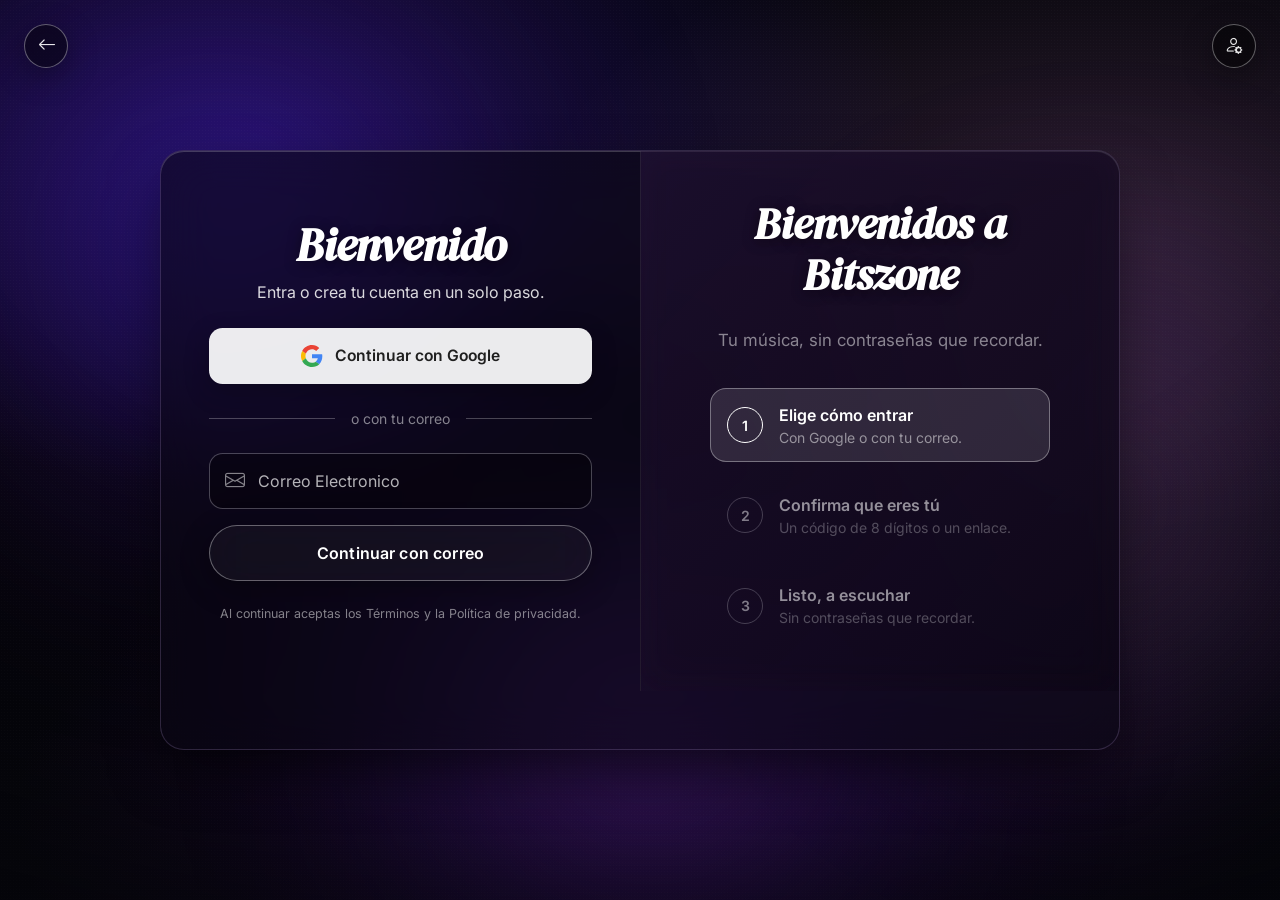
<file: login.html>
<!DOCTYPE html>
<html lang="es">
<head>
  <meta charset="UTF-8" />
  <meta name="viewport" content="width=device-width, initial-scale=1.0" />
  <title>Iniciar Sesión | Bitszone</title>
  <link rel="icon" type="image/svg+xml" href="./assets/img/favicon.svg" />

  <!-- Google Fonts -->
  <link rel="preconnect" href="https://fonts.googleapis.com" />
  <link rel="preconnect" href="https://fonts.gstatic.com" crossorigin />
  <link href="https://fonts.googleapis.com/css2?family=DM+Serif+Display:ital@0;1&family=Inter:wght@300;400;500;600;700&family=JetBrains+Mono:wght@400;500&family=Sora:wght@600;700;800&display=swap" rel="stylesheet" />

  <!-- Bootstrap 5.3.8 & Bootstrap Icons -->
  <link href="https://cdn.jsdelivr.net/npm/bootstrap@5.3.8/dist/css/bootstrap.min.css" rel="stylesheet" />
  <link href="https://cdn.jsdelivr.net/npm/bootstrap-icons@1.11.3/font/bootstrap-icons.min.css" rel="stylesheet" />

  <!-- Estilos Bitszone -->
  <link rel="stylesheet" href="./css/styles.css" />
</head>
<body class="bz-auth-body">
  <!-- Fondo Molten Nebula y Vignette -->
  <div class="bz-ambient-canvas" aria-hidden="true">
    <div class="bz-molten-orb bz-molten-orb--1"></div>
    <div class="bz-molten-orb bz-molten-orb--2"></div>
    <div class="bz-molten-orb bz-molten-orb--3"></div>
  </div>
  <div class="bz-auth-vignette" aria-hidden="true"></div>
  <div class="bz-noise-overlay" aria-hidden="true"></div>

  <!-- Botón Volver Flotante (Esquina Superior Izquierda) -->
  <div id="cornerBackBtnWrap" class="position-fixed top-0 start-0 m-3 m-md-4 z-3">
    <button id="btnAuthBack" type="button" class="bz-glass-pill-btn bz-glass-pill-btn--back" aria-label="Atrás" title="Atrás">
      <span class="bz-pill-icon"><i class="bi bi-arrow-left"></i></span>
      <span class="bz-pill-text">Atrás</span>
    </button>
  </div>

  <!-- Botón Cambiar Modo Admin/Usuario Flotante (Esquina Superior Derecha) -->
  <div id="cornerAdminBtnWrap" class="position-fixed top-0 end-0 m-3 m-md-4 z-3">
    <button id="btnToggleAdminMode" type="button" class="bz-glass-pill-btn bz-glass-pill-btn--reverse bz-glass-pill-btn--admin" aria-label="Acceso para administrador" title="Acceso para administrador">
      <span class="bz-pill-icon"><i id="toggleAdminIcon" class="bi bi-person-gear"></i></span>
      <span id="toggleAdminLabel" class="bz-pill-text">Admin</span>
    </button>
  </div>

  <main class="bz-auth-wrapper">
    <div class="bz-auth-card">
      <div class="row g-0">
        <!-- Columna Izquierda: Flujo de Autenticación -->
        <div class="col-12 col-md-6 p-4 p-md-5 d-flex flex-column justify-content-center align-items-center position-relative">
          <div class="w-100 bz-auth-left-inner">
            
            <!-- STEP: CHOOSE (Acceso Normal Oyente) -->
            <div id="stepChoose" class="bz-auth-step">
              <div class="text-center mb-4">
                <h1 class="bz-auth-title">Bienvenido</h1>
                <p class="bz-auth-subtitle">Entra o crea tu cuenta en un solo paso.</p>
              </div>

              <button id="btnGoogleLogin" type="button" class="bz-btn-google w-100 mb-4">
                <svg class="bz-google-icon" viewBox="0 0 48 48" aria-hidden="true">
                  <path fill="#EA4335" d="M24 9.5c3.5 0 6.6 1.2 9.1 3.6l6.8-6.8C35.8 2.4 30.3 0 24 0 14.6 0 6.5 5.4 2.6 13.2l7.9 6.1C12.4 13.6 17.7 9.5 24 9.5z" />
                  <path fill="#4285F4" d="M46.5 24.5c0-1.6-.1-3.1-.4-4.5H24v9h12.7c-.6 3-2.3 5.5-4.8 7.2l7.6 5.9c4.4-4.1 7-10.1 7-17.6z" />
                  <path fill="#FBBC05" d="M10.5 28.7a14.5 14.5 0 0 1 0-9.4l-7.9-6.1a24 24 0 0 0 0 21.6l7.9-6.1z" />
                  <path fill="#34A853" d="M24 48c6.5 0 11.9-2.1 15.9-5.8l-7.6-5.9c-2.1 1.4-4.9 2.3-8.3 2.3-6.3 0-11.6-4.1-13.5-9.8l-7.9 6.1C6.5 42.6 14.6 48 24 48z" />
                </svg>
                <span>Continuar con Google</span>
              </button>

              <div class="d-flex align-items-center gap-3 my-4">
                <div class="flex-grow-1 bz-divider-line"></div>
                <span class="small text-white-50">o con tu correo</span>
                <div class="flex-grow-1 bz-divider-line"></div>
              </div>

              <form id="formEmailChoose" novalidate>
                <div class="position-relative mb-3">
                  <i class="bi bi-envelope position-absolute top-50 start-0 translate-middle-y ms-3 text-white-50 fs-5"></i>
                  <input id="userEmailInput" type="email" class="form-control bz-input-dark bz-input-with-icon" placeholder="Correo Electronico" autocomplete="email" required />
                </div>
                <div id="emailErrorMsg" class="bz-auth-error text-center small text-danger mb-3 d-none"></div>

                <button id="btnSendCode" type="submit" class="bz-btn-liquid w-100">
                  <span class="bz-btn-label">Continuar con correo</span>
                  <span class="bz-btn-spinner spinner-border spinner-border-sm d-none" role="status"></span>
                </button>
              </form>

              <p class="text-center small text-white-50 mt-4 mb-0" style="font-size: 0.78rem; line-height: 1.4;">
                Al continuar aceptas los Términos y la Política de privacidad.
              </p>
            </div>

            <!-- STEP: GOOGLE CONNECTING -->
            <div id="stepGoogle" class="bz-auth-step d-none text-center py-4">
              <div class="mx-auto mb-4 rounded-circle bg-white d-flex align-items-center justify-content-center shadow" style="width: 64px; height: 64px;">
                <svg class="bz-google-icon" style="width: 32px; height: 32px;" viewBox="0 0 48 48" aria-hidden="true">
                  <path fill="#EA4335" d="M24 9.5c3.5 0 6.6 1.2 9.1 3.6l6.8-6.8C35.8 2.4 30.3 0 24 0 14.6 0 6.5 5.4 2.6 13.2l7.9 6.1C12.4 13.6 17.7 9.5 24 9.5z" />
                  <path fill="#4285F4" d="M46.5 24.5c0-1.6-.1-3.1-.4-4.5H24v9h12.7c-.6 3-2.3 5.5-4.8 7.2l7.6 5.9c4.4-4.1 7-10.1 7-17.6z" />
                  <path fill="#FBBC05" d="M10.5 28.7a14.5 14.5 0 0 1 0-9.4l-7.9-6.1a24 24 0 0 0 0 21.6l7.9-6.1z" />
                  <path fill="#34A853" d="M24 48c6.5 0 11.9-2.1 15.9-5.8l-7.6-5.9c-2.1 1.4-4.9 2.3-8.3 2.3-6.3 0-11.6-4.1-13.5-9.8l-7.9 6.1C6.5 42.6 14.6 48 24 48z" />
                </svg>
              </div>
              <h2 class="bz-auth-title" style="font-size: 2.2rem;">Conectando con Google</h2>
              <p class="bz-auth-subtitle mb-4">Elige tu cuenta en la ventana de Google.</p>
              <div class="d-flex justify-content-center gap-2">
                <span class="bz-pulse-dot"></span>
                <span class="bz-pulse-dot"></span>
                <span class="bz-pulse-dot"></span>
              </div>
            </div>

            <!-- STEP: CODE (8 Dígitos) -->
            <div id="stepCode" class="bz-auth-step d-none">
              <div class="text-center mb-4">
                <h1 class="bz-auth-title">Revisa tu correo</h1>
                <p class="bz-auth-subtitle mb-1">Enviamos un código de 8 dígitos a</p>
                <div id="codeTargetEmail" class="fw-semibold text-white"></div>
              </div>

              <div id="otpContainer" class="d-flex justify-content-between gap-1 gap-sm-2 mb-2">
                <input type="text" class="bz-otp-input" inputmode="numeric" maxlength="1" data-index="0" autofocus />
                <input type="text" class="bz-otp-input" inputmode="numeric" maxlength="1" data-index="1" />
                <input type="text" class="bz-otp-input" inputmode="numeric" maxlength="1" data-index="2" />
                <input type="text" class="bz-otp-input" inputmode="numeric" maxlength="1" data-index="3" />
                <input type="text" class="bz-otp-input" inputmode="numeric" maxlength="1" data-index="4" />
                <input type="text" class="bz-otp-input" inputmode="numeric" maxlength="1" data-index="5" />
                <input type="text" class="bz-otp-input" inputmode="numeric" maxlength="1" data-index="6" />
                <input type="text" class="bz-otp-input" inputmode="numeric" maxlength="1" data-index="7" />
              </div>
              <div id="codeErrorMsg" class="bz-auth-error text-center small text-danger mb-3 d-none"></div>

              <button id="btnVerifyCode" type="button" class="bz-btn-liquid w-100">
                <span class="bz-btn-label">Verificar y entrar</span>
                <span class="bz-btn-spinner spinner-border spinner-border-sm d-none" role="status"></span>
              </button>

              <div class="d-flex justify-content-between align-items-center mt-3 small text-white-50">
                <button id="btnChangeEmail" type="button" class="btn btn-link p-0 text-white-50 text-decoration-none hover-white d-inline-flex align-items-center gap-1">
                  <i class="bi bi-arrow-left"></i> Cambiar correo
                </button>
                <div id="resendCountdownWrap">
                  <span id="resendTimerText">Reenviar en 0:30</span>
                  <button id="btnResendCode" type="button" class="btn btn-link p-0 text-white text-decoration-none fw-semibold d-none">
                    Reenviar código
                  </button>
                </div>
              </div>

              <div class="bz-auth-tip-card mt-4 p-3 rounded-3 d-flex align-items-start gap-2">
                <i class="bi bi-link-45deg fs-5 flex-shrink-0 mt-n1" style="color: var(--bz-lavender);"></i>
                <span class="small text-white-50" style="line-height: 1.45;">
                  El correo también trae un enlace: ábrelo desde ese mismo dispositivo y entrarás sin escribir nada.
                </span>
              </div>
            </div>

            <!-- STEP: PASSWORD (Acceso Administrador) -->
            <div id="stepPassword" class="bz-auth-step d-none">
              <div class="text-center mb-4">
                <h1 class="bz-auth-title">Acceso Administrador</h1>
                <p class="bz-auth-subtitle">Inicia sesión con correo y contraseña autorizados.</p>
              </div>

              <form id="formAdminPassword" novalidate>
                <div class="position-relative mb-3">
                  <i class="bi bi-envelope position-absolute top-50 start-0 translate-middle-y ms-3 text-white-50 fs-5"></i>
                  <input id="adminEmailInput" type="email" class="form-control bz-input-dark bz-input-with-icon" placeholder="Correo de Administrador" value="bitszone.app@gmail.com" autocomplete="email" required />
                </div>
                <div id="adminEmailErrorMsg" class="bz-auth-error text-center small text-danger mb-2 d-none"></div>

                <div class="position-relative mb-3">
                  <i class="bi bi-key position-absolute top-50 start-0 translate-middle-y ms-3 text-white-50 fs-5"></i>
                  <input id="adminPassInput" type="password" class="form-control bz-input-dark bz-input-with-icon pe-5" placeholder="Contraseña" autocomplete="current-password" required />
                  <button id="btnToggleAdminPass" type="button" class="btn btn-link position-absolute top-50 end-0 translate-middle-y text-white-50 text-decoration-none me-1" aria-label="Ver contraseña">
                    <i class="bi bi-eye"></i>
                  </button>
                </div>
                <div id="adminPassErrorMsg" class="bz-auth-error text-center small text-danger mb-3 d-none"></div>

                <button id="btnAdminSubmit" type="submit" class="bz-btn-liquid w-100">
                  <span class="bz-btn-label">Entrar al Dashboard</span>
                  <span class="bz-btn-spinner spinner-border spinner-border-sm d-none" role="status"></span>
                </button>
              </form>
            </div>

            <!-- STEP: DONE (Éxito y bienvenida) -->
            <div id="stepDone" class="bz-auth-step d-none text-center py-4">
              <div class="mx-auto mb-4 rounded-circle d-flex align-items-center justify-content-center bz-check-glow" style="width: 80px; height: 80px;">
                <i class="bi bi-check-lg display-5 text-white fw-bold"></i>
              </div>
              <h1 class="bz-auth-title mb-2">¡Bienvenido!</h1>
              <p class="bz-auth-subtitle mb-0">Entrando a tu música…</p>
            </div>

          </div>
        </div>

        <!-- Columna Derecha: Indicador de Pasos del Flujo -->
        <div class="col-md-6 d-none d-md-flex flex-column justify-content-center align-items-center text-center p-5 bz-auth-right-panel">
          <h2 class="bz-auth-title mb-3" style="font-size: 2.75rem; line-height: 1.15;">
            <span>Bienvenidos a</span><br />
            <span>Bitszone</span>
          </h2>
          <p id="rightSubtitle" class="text-white-50 mb-4 px-3" style="font-size: 1.05rem; min-height: 3rem; display: flex; align-items: center; justify-content: center;">
            Tu música, sin contraseñas que recordar.
          </p>

          <ol id="authStepperList" class="list-unstyled text-start w-100 d-grid gap-3 mb-0" style="max-width: 340px;">
            <!-- Renderizado dinámico de pasos según modo (email, google, admin) -->
          </ol>
        </div>
      </div>
    </div>
  </main>

  <!-- Scripts -->
  <script defer src="https://cdn.jsdelivr.net/npm/bootstrap@5.3.8/dist/js/bootstrap.bundle.min.js"></script>
  <script defer src="./js/storage.js"></script>
  <script defer src="./js/auth.js"></script>
</body>
</html>
</file>
<file: css/styles.css>
/* ==========================================================================
   BITSZONE — Estilos Globales (HTML5 + CSS3 + Bootstrap 5)
   Paleta: #05050A / #08080C -> #5227FF -> #55108d -> #A855F7 -> #FF9FFC
   ========================================================================== */

:root {
  --bz-bg-canvas: #05050a;
  --bz-bg-deep: #08080c;
  --bz-bg-surface: #0e0f17;
  --bz-bg-surface-2: #161726;
  --bz-bg-purple-dark: #1a0f2e;

  --bz-indigo: #5227ff;
  --bz-primary: #55108d;
  --bz-violet: #8b5cf6;
  --bz-purple: #a855f7;
  --bz-lavender: #c084fc;
  --bz-soft: #deb7ff;
  --bz-pink: #ff9ffc;

  --bz-text: #e4e1e8;
  --bz-muted: rgba(228, 225, 232, 0.62);
  --bz-dim: rgba(228, 225, 232, 0.4);
  --bz-glass-bg: rgba(14, 10, 24, 0.58);
  --bz-glass-border: rgba(216, 180, 254, 0.16);
  --bz-glass-highlight: rgba(255, 255, 255, 0.16);

  --bz-font-sans: 'Inter', system-ui, -apple-system, sans-serif;
  --bz-font-display: 'Sora', system-ui, sans-serif;
  --bz-font-serif: 'DM Serif Display', Georgia, serif;
  --bz-font-mono: 'JetBrains Mono', monospace;
}

/* Preferencias globales de accesibilidad / rendimiento */
body.bz-reduce-motion *,
body.bz-reduce-motion *::before,
body.bz-reduce-motion *::after {
  animation-duration: 0.01ms !important;
  animation-iteration-count: 1 !important;
  transition-duration: 0.01ms !important;
  scroll-behavior: auto !important;
}

/* Desactivación Universal y Total de Blur (Modo Rendimiento) */
body.bz-no-blur,
body.bz-no-blur *,
body.bz-no-blur *::before,
body.bz-no-blur *::after {
  backdrop-filter: none !important;
  -webkit-backdrop-filter: none !important;
}

body.bz-no-blur .bz-dynamic-bg-cover,
body.bz-no-blur .bz-molten-orb,
body.bz-no-blur .bz-ambient-glow,
body.bz-no-blur .bz-ambient-mesh,
body.bz-no-blur .bz-exp-backdrop-glow,
body.bz-no-blur .bz-exp-ambient-scrim,
body.bz-no-blur .bz-album-header-ambient,
body.bz-no-blur .bz-lyric-line,
body.bz-no-blur .bz-mini-ambient-glow,
body.bz-no-blur .bz-artist-hero-glow,
body.bz-no-blur .bz-loading-glow,
body.bz-no-blur .bz-skeleton-line,
body.bz-no-blur [class*="blur"],
body.bz-no-blur [class*="ambient"],
body.bz-no-blur [class*="glow"],
body.bz-no-blur [class*="orb"] {
  filter: none !important;
  -webkit-filter: none !important;
}

body.bz-no-blur .bz-dynamic-bg-cover,
body.bz-no-blur .bz-molten-orb,
body.bz-no-blur .bz-mini-ambient-glow,
body.bz-no-blur .bz-exp-backdrop-glow,
body.bz-no-blur .bz-artist-hero-glow,
body.bz-no-blur .bz-loading-glow {
  display: none !important;
}

body.bz-no-blur .bz-glass,
body.bz-no-blur .bz-glass-card,
body.bz-no-blur .bz-modal-glass .modal-content,
body.bz-no-blur .bz-miniplayer,
body.bz-no-blur .bz-sidebar,
body.bz-no-blur .bz-side-lyrics-panel,
body.bz-no-blur .bz-queue-drawer,
body.bz-no-blur .bz-expanded-player,
body.bz-no-blur .bz-mobile-tabbar,
body.bz-no-blur .bz-mobile-topbar,
body.bz-no-blur .bz-ad-card,
body.bz-no-blur .modal-content,
body.bz-no-blur .dropdown-menu,
body.bz-no-blur .offcanvas {
  background-color: #0d0c14 !important;
}

*,
*::before,
*::after {
  box-sizing: border-box;
}

html {
  scroll-behavior: smooth;
  font-size: 16px;
}

body {
  margin: 0;
  background-color: var(--bz-bg-canvas);
  color: var(--bz-text);
  font-family: var(--bz-font-sans);
  -webkit-font-smoothing: antialiased;
  overflow-x: hidden;
}

h1, h2, h3, h4, h5, h6 {
  font-family: var(--bz-font-display);
  letter-spacing: -0.02em;
}

.font-serif-italic {
  font-family: var(--bz-font-serif);
  font-style: italic;
}

.font-sora {
  font-family: var(--bz-font-display);
}

.font-mono-bz {
  font-family: var(--bz-font-mono);
}

/* Scrollbar sutil estilo Bitszone */
::-webkit-scrollbar {
  width: 6px;
  height: 6px;
}
::-webkit-scrollbar-track {
  background: transparent;
}
::-webkit-scrollbar-thumb {
  background: rgba(255, 255, 255, 0.14);
  border-radius: 999px;
}
::-webkit-scrollbar-thumb:hover {
  background: rgba(192, 132, 252, 0.45);
}

/* ==========================================================================
   Fondo Molten Nebula CSS Puro (Reemplazo elegante sin WebGL pesado)
   ========================================================================== */
.bz-ambient-canvas {
  position: fixed;
  inset: 0;
  z-index: -2;
  overflow: hidden;
  pointer-events: none;
  background:
    radial-gradient(ellipse 80% 60% at 20% 15%, rgba(82, 39, 255, 0.28), transparent 65%),
    radial-gradient(ellipse 70% 55% at 85% 25%, rgba(255, 159, 252, 0.16), transparent 62%),
    radial-gradient(ellipse 75% 60% at 50% 90%, rgba(85, 16, 141, 0.32), transparent 65%),
    var(--bz-bg-canvas);
}

.bz-molten-orb {
  position: absolute;
  border-radius: 50%;
  filter: blur(95px);
  opacity: 0.52;
  will-change: transform;
}

.bz-molten-orb--1 {
  width: 58vw;
  height: 58vw;
  max-width: 780px;
  max-height: 780px;
  top: -14%;
  left: -12%;
  background: radial-gradient(circle, rgba(82, 39, 255, 0.65) 0%, rgba(85, 16, 141, 0.25) 55%, transparent 75%);
  animation: bz-drift-1 18s ease-in-out infinite alternate;
}

.bz-molten-orb--2 {
  width: 48vw;
  height: 48vw;
  max-width: 640px;
  max-height: 640px;
  top: 22%;
  right: -10%;
  background: radial-gradient(circle, rgba(255, 159, 252, 0.42) 0%, rgba(168, 85, 247, 0.25) 52%, transparent 75%);
  animation: bz-drift-2 22s ease-in-out infinite alternate;
}

.bz-molten-orb--3 {
  width: 52vw;
  height: 52vw;
  max-width: 700px;
  max-height: 700px;
  bottom: -18%;
  left: 25%;
  background: radial-gradient(circle, rgba(168, 85, 247, 0.45) 0%, rgba(45, 20, 145, 0.3) 55%, transparent 75%);
  animation: bz-drift-3 24s ease-in-out infinite alternate;
}

.bz-noise-overlay {
  position: fixed;
  inset: 0;
  z-index: -1;
  pointer-events: none;
  opacity: 0.035;
  background-image: radial-gradient(rgba(255, 255, 255, 0.7) 0.5px, transparent 0.5px);
  background-size: 3px 3px;
}

@keyframes bz-drift-1 {
  0%   { transform: translate3d(0, 0, 0) scale(1); }
  100% { transform: translate3d(8vw, 6vh, 0) scale(1.12); }
}
@keyframes bz-drift-2 {
  0%   { transform: translate3d(0, 0, 0) scale(1); }
  100% { transform: translate3d(-7vw, 8vh, 0) scale(1.15); }
}
@keyframes bz-drift-3 {
  0%   { transform: translate3d(0, 0, 0) scale(1); }
  100% { transform: translate3d(5vw, -7vh, 0) scale(1.08); }
}

/* ==========================================================================
   Componentes Liquid Glass compartidos
   ========================================================================== */
.bz-glass {
  background: var(--bz-glass-bg);
  border: 1px solid var(--bz-glass-border);
  backdrop-filter: blur(22px) saturate(160%);
  -webkit-backdrop-filter: blur(22px) saturate(160%);
  box-shadow:
    0 20px 50px -15px rgba(0, 0, 0, 0.65),
    inset 0 1px 0 rgba(255, 255, 255, 0.14);
}

.bz-glass-card {
  background:
    radial-gradient(circle at 50% 120%, rgba(168, 85, 247, 0.2), transparent 70%),
    linear-gradient(180deg, rgba(255, 255, 255, 0.05), rgba(10, 5, 20, 0.32) 45%, rgba(10, 5, 20, 0.62));
  border: 1px solid rgba(255, 255, 255, 0.09);
  backdrop-filter: blur(28px);
  -webkit-backdrop-filter: blur(28px);
  box-shadow:
    0 25px 50px -18px rgba(0, 0, 0, 0.78),
    inset 0 1px 0 rgba(255, 255, 255, 0.12);
  border-radius: 1.5rem;
}

.bz-btn-glass {
  position: relative;
  display: inline-flex;
  align-items: center;
  justify-content: center;
  gap: 0.65rem;
  border-radius: 999px;
  padding: 0.85rem 1.85rem;
  font-weight: 600;
  color: #ffffff;
  text-decoration: none;
  background: rgba(16, 9, 32, 0.55);
  border: 1px solid rgba(255, 159, 252, 0.38);
  backdrop-filter: blur(18px);
  -webkit-backdrop-filter: blur(18px);
  box-shadow:
    0 12px 32px rgba(0, 0, 0, 0.45),
    0 0 24px rgba(168, 85, 247, 0.25),
    inset 0 1px 1px rgba(255, 255, 255, 0.25);
  transition: transform 0.28s cubic-bezier(0.22, 1, 0.36, 1),
              box-shadow 0.28s ease,
              border-color 0.28s ease,
              background-color 0.28s ease;
  cursor: pointer;
}

.bz-btn-glass:hover {
  color: #ffffff;
  transform: translateY(-2px) scale(1.03);
  border-color: rgba(255, 159, 252, 0.85);
  background: rgba(82, 39, 255, 0.24);
  box-shadow:
    0 18px 42px rgba(0, 0, 0, 0.55),
    0 0 36px rgba(255, 159, 252, 0.5),
    inset 0 1px 1px rgba(255, 255, 255, 0.38);
}

.bz-btn-primary {
  background: linear-gradient(135deg, #7c3aed 0%, #9333ea 55%, #c026d3 100%);
  border: 1px solid rgba(255, 255, 255, 0.22);
  color: #ffffff;
  border-radius: 999px;
  font-weight: 600;
  box-shadow: 0 10px 28px rgba(138, 58, 237, 0.35);
  transition: transform 0.2s ease, box-shadow 0.2s ease, filter 0.2s ease;
}
.bz-btn-primary:hover {
  color: #ffffff;
  filter: brightness(1.1);
  box-shadow: 0 14px 34px rgba(168, 85, 247, 0.5);
}
.bz-btn-primary:active {
  transform: scale(0.97);
}

.bz-btn-subtle {
  background: rgba(255, 255, 255, 0.08);
  border: 1px solid rgba(255, 255, 255, 0.14);
  color: rgba(255, 255, 255, 0.85);
  border-radius: 999px;
  font-weight: 500;
  transition: background-color 0.2s ease, color 0.2s ease, border-color 0.2s ease;
}
.bz-btn-subtle:hover {
  background: rgba(255, 255, 255, 0.16);
  color: #ffffff;
  border-color: rgba(255, 255, 255, 0.26);
}

.bz-btn-hero-subtle {
  background: rgba(255, 255, 255, 0.09);
  border: 1px solid rgba(255, 255, 255, 0.14);
  color: rgba(255, 255, 255, 0.92);
  border-radius: 999px;
  font-weight: 600;
  backdrop-filter: blur(18px);
  -webkit-backdrop-filter: blur(18px);
  transition: background-color 0.2s ease, color 0.2s ease, border-color 0.2s ease, transform 0.2s ease;
}
.bz-btn-hero-subtle:hover {
  background: rgba(255, 255, 255, 0.17);
  border-color: rgba(255, 255, 255, 0.24);
  color: #ffffff;
}
.bz-btn-hero-subtle:active {
  transform: scale(0.97);
}

/* Texto metálico / shimmer líquido CSS */
.bz-liquid-metal-text {
  background: linear-gradient(
    100deg,
    #ffffff 0%,
    #deb7ff 22%,
    #a855f7 44%,
    #ff9ffc 60%,
    #ffffff 78%,
    #b497cf 100%
  );
  background-size: 220% auto;
  -webkit-background-clip: text;
  background-clip: text;
  color: transparent;
  filter: drop-shadow(0 0 26px rgba(168, 85, 247, 0.38));
  animation: bz-shimmer 6s ease-in-out infinite;
}

@keyframes bz-shimmer {
  0%, 100% { background-position: 0% 50%; }
  50% { background-position: 100% 50%; }
}

.bz-brand-wordmark {
  font-family: var(--bz-font-serif);
  font-style: italic;
  background: linear-gradient(120deg, #ffffff 30%, #ff9ffc 75%, #c084fc 100%);
  -webkit-background-clip: text;
  background-clip: text;
  color: transparent;
  text-shadow: 0 0 24px rgba(168, 85, 247, 0.45);
}

/* ==========================================================================
   LANDING PAGE (index.html)
   ========================================================================== */
.bz-landing-header {
  position: absolute;
  top: 0;
  left: 0;
  right: 0;
  z-index: 60;
}

.bz-landing-logo {
  font-family: var(--bz-font-serif);
  font-style: italic;
  font-size: 2.25rem;
  color: #ffffff;
  text-shadow: 0 0 22px rgba(168, 85, 247, 0.6);
}

/* Cielo de estrellas + fugaces (generadas desde landing.js) */
.bz-starfield {
  position: fixed;
  inset: 0;
  z-index: -1;
  pointer-events: none;
  overflow: hidden;
}
.bz-star {
  position: absolute;
  width: 2px;
  height: 2px;
  border-radius: 50%;
  background: #e9d5ff;
  animation: bz-twinkle 4s ease-in-out infinite;
}
.bz-shooting-star {
  position: absolute;
  width: 90px;
  height: 1px;
  background: linear-gradient(90deg, transparent, #c084fc, #ffffff);
  transform: rotate(35deg);
  opacity: 0;
  animation: bz-shoot 7s linear infinite;
}
@keyframes bz-twinkle {
  0%, 100% { opacity: 0.25; }
  50% { opacity: 0.9; }
}
@keyframes bz-shoot {
  0% { opacity: 0; transform: rotate(35deg) translateX(0); }
  5% { opacity: 1; }
  15% { opacity: 0; transform: rotate(35deg) translateX(320px); }
  100% { opacity: 0; transform: rotate(35deg) translateX(320px); }
}

.bz-hero-section {
  min-height: 100svh;
  display: flex;
  flex-direction: column;
  justify-content: center;
  position: relative;
  padding-top: 5rem;
  padding-bottom: 4.5rem;
}

#heroContent { will-change: transform, opacity; }

.bz-landing-title {
  font-family: var(--bz-font-display);
  font-size: clamp(2.6rem, 6.4vw, 5.6rem);
  font-weight: 700;
  line-height: 1.05;
  letter-spacing: -0.03em;
}

/* Hero: medidas tomadas de la referencia (1910px de ancho) */
.bz-hero-section { --bz-hero-fs: clamp(2.6rem, 6.3vw, 7.6rem); padding-top: clamp(5rem, 9vw, 10rem); }
.bz-hero-h1,
.bz-outline-svg text {
  font-family: "Segoe UI", system-ui, -apple-system, "Helvetica Neue", Arial, sans-serif;
  font-weight: 700;
  letter-spacing: -0.025em;
}
.bz-hero-h1 {
  font-size: var(--bz-hero-fs);
  line-height: 1.02;
}

/* Texto solo contorno (SVG stroke con degradado violeta → rosa → blanco) */
.bz-outline-svg {
  display: block;
  width: 100%;
  height: calc(var(--bz-hero-fs) * 1.12);
  margin: 0 auto;
  overflow: visible;
  font-size: var(--bz-hero-fs);
}
.bz-outline-svg text {
  font-size: min(calc(var(--bz-hero-fs) * 1.05), 10.6vw);
  fill: none;
  stroke: url(#bzOutlineGrad);
  stroke-width: 2.5px;
  paint-order: stroke;
}
@media (max-width: 575.98px) {
  .bz-outline-svg text { stroke-width: 1.2px; }
}

/* Botón píldora con haz de luz girando en el borde */
@property --bz-beam-angle {
  syntax: '<angle>';
  initial-value: 0deg;
  inherits: false;
}
.bz-btn-beam {
  position: relative;
  display: inline-flex;
  align-items: center;
  gap: 1.2rem;
  margin-top: clamp(1.5rem, 3.2vw, 4rem);
  padding: 1.2rem 2.85rem;
  border-radius: 999px;
  color: #ffffff;
  font-weight: 600;
  font-size: clamp(1rem, 1.05vw, 1.3rem);
  text-decoration: none;
  background: rgba(6, 4, 12, 0.75);
  border: 1.5px solid rgba(240, 171, 252, 0.75);
  backdrop-filter: blur(18px);
  -webkit-backdrop-filter: blur(18px);
  box-shadow: inset 0 1px 1px rgba(255, 255, 255, 0.18), 0 12px 32px rgba(0, 0, 0, 0.45);
  transition: transform 0.3s cubic-bezier(0.22, 1, 0.36, 1), box-shadow 0.3s ease;
}
.bz-btn-beam::before {
  content: '';
  position: absolute;
  inset: -1px;
  border-radius: inherit;
  padding: 1.5px;
  background: conic-gradient(from var(--bz-beam-angle), transparent 0 70%, #ff9ffc 85%, #ffffff 90%, transparent 100%);
  -webkit-mask: linear-gradient(#000 0 0) content-box, linear-gradient(#000 0 0);
  -webkit-mask-composite: xor;
  mask-composite: exclude;
  opacity: 0;
  transition: opacity 0.3s ease;
  animation: bz-beam-spin 2.4s linear infinite;
}
.bz-btn-beam:hover {
  color: #ffffff;
  transform: translateY(-3px);
  box-shadow: inset 0 1px 1px rgba(255, 255, 255, 0.25), 0 0 34px rgba(255, 159, 252, 0.45);
}
.bz-btn-beam:hover::before { opacity: 1; }
.bz-btn-beam i { color: #ff9ffc; font-size: 1.35em; }
.bz-btn-beam:hover i { animation: bz-arrow-bounce 0.9s ease-in-out infinite; }
.bz-btn-beam:focus-visible { outline: 2px solid #ff9ffc; outline-offset: 4px; }
@keyframes bz-beam-spin { to { --bz-beam-angle: 360deg; } }
@keyframes bz-arrow-bounce {
  0%, 100% { transform: translateX(0); }
  50% { transform: translateX(6px); }
}

.bz-scroll-cue {
  position: absolute;
  bottom: 2.4rem;
  left: 50%;
  transform: translateX(-50%);
  text-transform: uppercase;
  letter-spacing: 0.42em;
  font-size: 0.95rem;
  font-weight: 600;
  color: #d8b4fe;
  text-decoration: none;
  white-space: nowrap;
  animation: bz-float-cue 2.6s ease-out infinite;
}
@keyframes bz-float-cue {
  0% { opacity: 0; transform: translate(-50%, 10px); }
  40% { opacity: 0.8; }
  100% { opacity: 0; transform: translate(-50%, -14px); }
}

@media (prefers-reduced-motion: reduce) {
  .bz-star, .bz-shooting-star, .bz-btn-beam::before, .bz-scroll-cue { animation: none; }
  .bz-scroll-cue { opacity: 0.7; }
}

/* Secuencia fija "El que busca" — transform/opacity aplicados desde landing.js */
.bz-seek { position: relative; height: 350vh; margin-bottom: -95vh; } /* la sección de funciones entra mientras la preview sale: sin hueco vacío */
.bz-seek-sticky {
  position: sticky;
  top: 0;
  height: 100vh;
  height: 100svh;
  overflow: hidden;
  perspective: 1200px;
}
.bz-seek-title {
  position: absolute;
  top: 30vh;
  left: 0;
  right: 0;
  margin: 0;
  text-align: center;
  font-family: var(--bz-font-display);
  font-weight: 800;
  font-size: clamp(2.6rem, 6.4vw, 6rem);
  line-height: 1.12;
  letter-spacing: -0.035em;
  transform-origin: 50% 50%;
  will-change: transform, opacity;
}
.bz-seek-title span { display: block; }
@media (max-width: 767.98px) {
  .bz-seek-title { padding: 0 1.5rem; font-size: 2.4rem; }
}
.bz-seek-pink {
  color: #ffc6fd;
  animation: bz-pink-pulse 3s ease-in-out infinite;
}
@keyframes bz-pink-pulse {
  0%, 100% { text-shadow: 0 0 18px rgba(255, 159, 252, 0.75); color: #ffc6fd; }
  50% { text-shadow: 0 0 28px rgba(255, 255, 255, 0.55); color: #ffe3fe; }
}

/* Anillo 3D de portadas (posiciones calculadas en landing.js) */
.bz-ring-wrap {
  position: absolute;
  inset: 0;
  opacity: 0;
  will-change: transform, opacity, filter;
}
.bz-ring {
  position: absolute;
  width: 1172px;
  height: 657px;
  left: calc(50% - 586px);
  top: calc(42vh - 616px);
  perspective: 891px;
  perspective-origin: 586px 918px;
  transform-style: preserve-3d;
  transform-origin: 586px 616px;
}
.bz-ring-card {
  position: absolute;
  left: 586px;
  top: 616px;
  width: 150px;
  height: 150px;
  margin: -75px 0 0 -75px;
  border-radius: 14px;
  overflow: hidden;
  background: #140c22;
  backface-visibility: hidden;
  visibility: hidden;
  will-change: transform;
  box-shadow: 0 24px 46px rgba(0, 0, 0, 0.6), 0 3px 8px rgba(0, 0, 0, 0.5), inset 0 0 0 1px rgba(255, 255, 255, 0.14);
}
.bz-ring-card img { width: 100%; height: 100%; object-fit: cover; display: block; }
.bz-seek-glow {
  position: absolute;
  left: 50%;
  top: 25vh;
  width: 66vw;
  height: 60vh;
  transform: translateX(-50%);
  border-radius: 50%;
  background: radial-gradient(closest-side, rgba(82, 39, 255, 0.42), rgba(255, 159, 252, 0.16) 55%, transparent);
  filter: blur(40px);
  opacity: 0;
  pointer-events: none;
}

.bz-seek-browser {
  position: absolute;
  left: 50%;
  top: 0;
  width: min(1100px, 92vw);
  aspect-ratio: 1100 / 679;
  margin-left: calc(min(1100px, 92vw) / -2);
  border-radius: 24px;
  overflow: hidden;
  background: linear-gradient(180deg, #2a1640, #1a0e2b 30%, #140a22);
  border: 1px solid rgba(255, 255, 255, 0.1);
  box-shadow: 0 -10px 60px rgba(168, 85, 247, 0.18), 0 40px 80px rgba(0, 0, 0, 0.7);
  transform-origin: 50% 0;
  opacity: 0;
  will-change: transform, opacity;
}
.bz-mock-bar {
  display: flex;
  align-items: center;
  justify-content: space-between;
  gap: 1rem;
  padding: 0.6rem 1rem;
  background: rgba(0, 0, 0, 0.25);
}
.bz-dot { width: 11px; height: 11px; border-radius: 50%; display: inline-block; }
.bz-mock-url {
  flex: 1;
  max-width: 420px;
  text-align: center;
  font-size: 0.8rem;
  color: rgba(255, 255, 255, 0.7);
  background: rgba(0, 0, 0, 0.45);
  border-radius: 8px;
  padding: 0.4rem 0.8rem;
  white-space: nowrap;
}
.bz-mock-top {
  display: flex;
  align-items: center;
  justify-content: space-between;
  padding: 0.75rem 1.4rem;
}
.bz-mock-logo { font-size: 1.6rem; }
.bz-mock-login {
  font-size: 0.72rem;
  color: #fff;
  border: 1px solid rgba(255, 255, 255, 0.3);
  border-radius: 999px;
  padding: 0.25rem 0.75rem;
}
.bz-mock-body { display: flex; height: calc(100% - 110px); }
.bz-mock-side { display: flex; flex-direction: column; justify-content: space-between; }
.bz-mock-store { margin-top: 0.5rem; padding: 0.7rem 0.6rem 0.4rem; border-top: 1px solid rgba(255, 255, 255, 0.06); }
.bz-mock-store small { display: block; font-size: 0.5rem; letter-spacing: 0.08em; color: rgba(255, 255, 255, 0.55); }
.bz-mock-store b { display: block; font-size: 0.62rem; color: #fff; margin-top: 0.2rem; }
.bz-mock-store b span { font-weight: 400; color: rgba(255, 255, 255, 0.55); }
.bz-mock-store div { margin-top: 0.4rem; height: 5px; border-radius: 9px; background: rgba(255, 255, 255, 0.07); overflow: hidden; }
.bz-mock-store div i { display: block; width: 4%; height: 100%; border-radius: 9px; background: #ff4fd8; }
.bz-mock-artist { flex: none; width: clamp(80px, 8vw, 104px); text-align: center; }
.bz-mock-artist img { width: 100%; aspect-ratio: 1; border-radius: 50%; object-fit: cover; display: block; margin-bottom: 0.4rem; }
.bz-mock-artist b { display: block; font-size: 0.62rem; color: #fff; white-space: nowrap; overflow: hidden; text-overflow: ellipsis; }
.bz-mock-artist small { display: block; font-size: 0.52rem; color: rgba(255, 255, 255, 0.45); }
.bz-mock-side {
  width: 140px;
  flex: none;
  padding: 0.5rem;
  border-right: 1px solid rgba(255, 255, 255, 0.06);
}
.bz-mock-nav {
  font-size: 0.72rem;
  font-weight: 600;
  color: rgba(255, 255, 255, 0.75);
  padding: 0.5rem 0.6rem;
  border-radius: 8px;
  display: flex;
  gap: 0.5rem;
}
.bz-mock-nav.is-active { background: rgba(168, 85, 247, 0.18); color: #fff; }
.bz-mock-main { flex: 1; min-width: 0; padding: 1rem 1.25rem; }
.bz-mock-h { font-family: var(--bz-font-display); font-weight: 700; font-size: 1rem; color: #fff; margin: 0; }
.bz-mock-more { font-size: 0.62rem; color: rgba(255, 255, 255, 0.5); }
.bz-mock-row { display: flex; gap: 0.75rem; overflow: hidden; }
.bz-mock-song { flex: none; width: clamp(110px, 10vw, 112px); }
.bz-mock-song img { width: 100%; aspect-ratio: 1; object-fit: cover; border-radius: 6px; display: block; margin-bottom: 0.4rem; }
.bz-mock-song b { display: block; font-size: 0.66rem; color: #fff; white-space: nowrap; overflow: hidden; text-overflow: ellipsis; }
.bz-mock-song small { display: block; font-size: 0.56rem; color: rgba(255, 255, 255, 0.5); white-space: nowrap; overflow: hidden; text-overflow: ellipsis; }

@media (prefers-reduced-motion: reduce) {
  .bz-seek-pink { animation: none; }
}

/* Segmented Dock Pill (Sección Beneficios / Dashboard Tabs) */
.bz-dock-pills {
  display: inline-flex;
  padding: 0.35rem;
  border-radius: 999px;
  background: rgba(10, 0, 20, 0.42);
  border: 1px solid rgba(255, 255, 255, 0.08);
  backdrop-filter: blur(20px);
  box-shadow: 0 10px 30px rgba(0, 0, 0, 0.45);
}

.bz-dock-pills .nav-link {
  position: relative;
  border-radius: 999px;
  color: rgba(255, 255, 255, 0.62);
  font-weight: 600;
  font-size: 1rem;
  padding: 0.6rem 2.1rem;
  transition: all 0.25s ease;
  border: 1px solid transparent;
}

.bz-dock-pills .nav-link:hover {
  color: #ffffff;
}

.bz-dock-pills .nav-link.active {
  color: #ffffff;
  background: linear-gradient(180deg, rgba(70, 32, 110, 0.85), rgba(40, 18, 66, 0.85));
  border-color: transparent;
  box-shadow: 0 6px 18px rgba(0, 0, 0, 0.5);
}
/* barrita luminosa sobre la pestaña activa */
.bz-dock-pills .nav-link.active::before {
  content: '';
  position: absolute;
  top: -12px;
  left: 50%;
  width: 32px;
  height: 5px;
  margin-left: -16px;
  border-radius: 4px;
  background: #a855f7;
  box-shadow: 0 0 14px 3px rgba(168, 85, 247, 0.8);
}

.bz-benefits-title {
  font-family: var(--bz-font-display);
  font-weight: 700;
  font-size: clamp(2rem, 3.45vw, 4.2rem);
  line-height: 1.2;
  letter-spacing: -0.045em;
  margin-bottom: clamp(1.5rem, 1.6vw, 2rem);
}
.bz-dock-pills { flex-wrap: nowrap; }
@media (max-width: 575.98px) {
  .bz-dock-pills .nav-link { padding: 0.55rem 1rem; font-size: 0.85rem; white-space: nowrap; }
}
.bz-benefits-cards { max-width: 1182px; margin-top: clamp(2rem, 3vw, 3.6rem); }
@media (min-width: 992px) {
  .bz-benefits-cards .fx-card { min-height: 478px; border-radius: 36px; }
}

/* Modern Liquid Glass Segmented Pill Dock (Filtros de Dashboard y rangos) */
.bz-segmented-dock {
  display: inline-flex;
  align-items: center;
  padding: 4px;
  border-radius: 999px;
  background: rgba(18, 10, 32, 0.55);
  border: 1px solid rgba(255, 255, 255, 0.1);
  backdrop-filter: blur(20px);
  -webkit-backdrop-filter: blur(20px);
  box-shadow: 0 4px 18px rgba(0, 0, 0, 0.4), inset 0 1px 0 rgba(255, 255, 255, 0.08);
  gap: 3px;
}

.bz-segmented-btn {
  display: inline-flex;
  align-items: center;
  justify-content: center;
  border-radius: 999px;
  border: 1px solid transparent;
  background: transparent;
  color: rgba(255, 255, 255, 0.65);
  font-size: 0.8125rem;
  font-weight: 500;
  padding: 0.35rem 0.95rem;
  line-height: 1.3;
  transition: all 0.22s cubic-bezier(0.2, 0.8, 0.2, 1);
  cursor: pointer;
  user-select: none;
  white-space: nowrap;
  outline: none;
  text-decoration: none;
}

.bz-segmented-btn:hover {
  color: #ffffff;
  background: rgba(255, 255, 255, 0.08);
}

.bz-segmented-btn.active {
  color: #ffffff;
  background: linear-gradient(180deg, rgba(168, 85, 247, 0.32), rgba(139, 92, 246, 0.18));
  border-color: rgba(192, 132, 252, 0.45);
  box-shadow: 0 2px 12px rgba(168, 85, 247, 0.32), inset 0 1px 0 rgba(255, 255, 255, 0.28);
  font-weight: 600;
}


/* Tarjetas interactivas de Problema/Solución (fx-card) */
.fx-card {
  position: relative;
  min-height: 410px;
  border-radius: 28px;
  overflow: hidden;
  background:
    radial-gradient(circle at 50% 120%, rgba(168, 85, 247, 0.24), transparent 70%),
    linear-gradient(180deg, rgba(255, 255, 255, 0.045), rgba(10, 5, 20, 0.28) 38%, rgba(10, 5, 20, 0.62));
  border: 1px solid rgba(255, 255, 255, 0.09);
  backdrop-filter: blur(26px);
  -webkit-backdrop-filter: blur(26px);
  transition: transform 0.35s cubic-bezier(0.22, 1, 0.36, 1), border-color 0.35s ease;
}

.fx-card:hover {
  transform: translateY(-4px);
  border-color: rgba(192, 132, 252, 0.38);
}

.fx-icon-tile {
  width: 44px;
  height: 44px;
  border-radius: 12px;
  display: grid;
  place-items: center;
  color: #ffffff;
  background: linear-gradient(180deg, rgba(168, 85, 247, 0.35), rgba(168, 85, 247, 0.12));
  border: 1px solid rgba(168, 85, 247, 0.5);
  box-shadow: 0 6px 16px rgba(0, 0, 0, 0.4);
}

.fx-panel {
  border-radius: 16px;
  background: linear-gradient(180deg, rgba(32, 16, 51, 0.88), rgba(14, 9, 24, 0.94));
  border: 1px solid rgba(255, 255, 255, 0.08);
  box-shadow: 0 20px 40px -20px rgba(0, 0, 0, 0.85);
}

/* Equalizador CSS de 5 barras */
.fx-eq {
  display: flex;
  align-items: flex-end;
  gap: 2px;
  height: 16px;
}
.fx-eq i {
  width: 3px;
  height: 30%;
  border-radius: 2px;
  background: #e9d5ff;
  animation: fx-eq 0.9s ease-in-out infinite;
}
.fx-eq i:nth-child(2) { animation-delay: -0.3s; }
.fx-eq i:nth-child(3) { animation-delay: -0.6s; }
.fx-eq i:nth-child(4) { animation-delay: -0.15s; }
.fx-eq i:nth-child(5) { animation-delay: -0.45s; }
@keyframes fx-eq {
  0%, 100% { height: 25%; }
  50% { height: 100%; }
}

/* Espectro Hi-Res CSS */
.fx-spectrum {
  display: flex;
  align-items: center;
  justify-content: center;
  gap: 5px;
  height: 92px;
}
.fx-spectrum i {
  display: block;
  width: 7px;
  border-radius: 4px;
  background: linear-gradient(180deg, #ff9ffc, #a855f7 60%, #4c1d95);
  animation: fx-bar 1.2s ease-in-out infinite alternate;
}
.fx-spectrum i:nth-child(odd)  { animation-duration: 0.95s; }
.fx-spectrum i:nth-child(3n)   { animation-duration: 1.35s; animation-delay: -0.4s; }
.fx-spectrum i:nth-child(4n)   { animation-duration: 1.1s;  animation-delay: -0.7s; }
@keyframes fx-bar {
  0%   { height: 16%; }
  50%  { height: 68%; }
  100% { height: 95%; }
}

.fx-spectrum--wide { height: 110px; gap: 4px; }
.fx-spectrum--wide i { width: 6px; }

.bz-chip {
  font-size: 0.7rem;
  font-weight: 600;
  color: rgba(255, 255, 255, 0.8);
  padding: 0.3rem 0.7rem;
  border-radius: 999px;
  background: rgba(255, 255, 255, 0.07);
  border: 1px solid rgba(255, 255, 255, 0.12);
}

.bz-mini-progress {
  height: 4px;
  border-radius: 4px;
  background: rgba(255, 255, 255, 0.1);
  overflow: hidden;
}
.bz-mini-progress span {
  display: block;
  height: 100%;
  width: 58%;
  border-radius: inherit;
  background: linear-gradient(90deg, #7c3aed, #c084fc);
}

.bz-offline-row {
  display: flex;
  align-items: center;
  justify-content: space-between;
  gap: 0.5rem;
  padding: 0.6rem 0.8rem;
  border-radius: 10px;
  font-size: 0.82rem;
  font-weight: 600;
  color: #fff;
}
.bz-offline-row span { flex: 1 1 auto; width: auto; min-width: 0; }
.bz-offline-row small { font-size: 0.68rem; color: #e9d5ff; white-space: nowrap; }
.bz-offline-row.is-cloud {
  color: rgba(255, 255, 255, 0.5);
  border: 1px dashed rgba(255, 255, 255, 0.1);
}
.bz-offline-row.is-cloud small { color: rgba(255, 255, 255, 0.4); }

/* Móvil y tablet (< lg): carril deslizable con tarjetas a tamaño completo (sin recortar su contenido)
   que sale hasta el borde derecho de la pantalla; desde lg vuelve el grid de 3 columnas de Bootstrap */
@media (max-width: 991.98px) {
  .bz-card-rail {
    flex-wrap: nowrap;
    overflow-x: auto;
    scroll-snap-type: x mandatory;
    scrollbar-width: none;
    margin-right: calc(50% - 50vw);
    padding-right: 1rem;
    padding-bottom: 0.5rem;
  }
  .bz-card-rail::-webkit-scrollbar { display: none; }
  .bz-card-rail > * {
    flex: 0 0 auto;
    width: min(380px, 86vw);
    scroll-snap-align: start;
  }
  .bz-card-rail .fx-card { min-height: 478px; border-radius: 36px; }
}

/* Palabra rotatoria en "Controla tu ____":
   todas las palabras ocupan la misma celda, así la caja mide lo de la más larga y nada se mueve */
.bz-rotator {
  display: inline-grid;
  vertical-align: top;
  height: 1.2em;
  overflow: hidden;
  margin-left: 0.25em;
  text-align: left;
}
.bz-rotator-word {
  grid-area: 1 / 1;
  line-height: 1.2em;
  white-space: nowrap;
  background: linear-gradient(90deg, #d8b4fe, #a855f7);
  -webkit-background-clip: text;
  background-clip: text;
  color: transparent;
  transform: translateY(110%);
  transition: transform 0.8s cubic-bezier(0.76, 0, 0.24, 1);
}
.bz-rotator-word.is-active { transform: translateY(0); }
.bz-rotator-word.is-leaving { transform: translateY(-110%); }
@media (max-width: 575.98px) {
  .bz-rotator { display: grid; margin: 0 auto; width: max-content; text-align: center; }
}

/* Info de cada tarjeta: aparece al pasar el ratón (siempre visible en táctil) */
.fx-card-info {
  display: grid;
  grid-template-rows: 0fr;
  opacity: 0;
  transition: grid-template-rows 0.45s cubic-bezier(0.22, 1, 0.36, 1), opacity 0.35s ease;
}
.fx-card-info > div { overflow: hidden; }
.fx-card-title {
  font-family: var(--bz-font-display);
  font-weight: 700;
  font-size: 1.35rem;
  letter-spacing: -0.03em;
  color: #fff;
  margin: 1.5rem 0 0.5rem;
}
.fx-card-text { color: rgba(255, 255, 255, 0.62); font-size: 0.95rem; line-height: 1.6; margin: 0; }
.fx-card:hover .fx-card-info,
.fx-card:focus-within .fx-card-info { grid-template-rows: 1fr; opacity: 1; }
.fx-card:hover {
  border-color: rgba(192, 132, 252, 0.3);
  box-shadow: 0 0 40px rgba(168, 85, 247, 0.22), 0 30px 60px rgba(0, 0, 0, 0.6);
}
@media (hover: none) {
  .fx-card-info { grid-template-rows: 1fr; opacity: 1; }
}

/* Licencias: anillo de días restantes */
.bz-lic-row { display: flex; align-items: center; gap: 0.85rem; }
.bz-lic-row img { border-radius: 6px; object-fit: cover; flex: none; }
.bz-lic-row b, .bz-queue-row b { display: block; color: #fff; font-size: 0.82rem; }
.bz-lic-row small { display: block; color: rgba(255, 255, 255, 0.45); font-size: 0.68rem; }
.bz-ring {
  --p: 50;
  --c: #c084fc;
  flex: none;
  width: 34px;
  height: 34px;
  border-radius: 50%;
  display: grid;
  place-items: center;
  font-size: 0.6875rem;
  font-weight: 700;
  color: #fff;
  background:
    radial-gradient(closest-side, #1a0f29 76%, transparent 78%),
    conic-gradient(var(--c) calc(var(--p) * 1%), rgba(255, 255, 255, 0.1) 0);
}
.bz-ring.is-warn { --c: #fbbf24; color: #fde68a; }

/* Cola de descargas */
.bz-queue-row { display: flex; align-items: center; gap: 0.85rem; }
.bz-queue-row img { border-radius: 6px; object-fit: cover; flex: none; }
.bz-queue-row b span { color: rgba(255, 255, 255, 0.45); font-weight: 500; }
.bz-queue-pct { font-family: var(--bz-font-mono, monospace); font-size: 0.6875rem; color: rgba(255, 255, 255, 0.5); }
.bz-queue-bar { height: 3px; margin-top: 0.45rem; border-radius: 3px; background: rgba(255, 255, 255, 0.1); overflow: hidden; }
.bz-queue-bar i { display: block; height: 100%; border-radius: inherit; background: linear-gradient(90deg, #a855f7, #f0abfc); transition: width 0.3s linear; }

/* Medidor de espacio */
.bz-space-total { font-family: var(--bz-font-display); font-weight: 700; font-size: 2rem; letter-spacing: -0.03em; color: #fff; }
.bz-space-bar { display: flex; gap: 3px; height: 10px; border-radius: 4px; background: rgba(255, 255, 255, 0.08); overflow: hidden; }
.bz-space-bar i { display: block; height: 100%; }
.bz-space-legend { display: flex; flex-wrap: wrap; gap: 0.6rem 1.4rem; font-size: 0.75rem; color: rgba(255, 255, 255, 0.7); }
.bz-space-legend i { display: inline-block; width: 7px; height: 7px; border-radius: 50%; margin-right: 0.45rem; }
.bz-space-legend code { color: rgba(255, 255, 255, 0.45); font-size: 0.72rem; margin-left: 0.3rem; }

/* FAQ Section — Clúster de 7 orbes & Visor */
.bz-faq-orb-cluster {
  position: relative;
  width: 340px;
  height: 320px;
  max-width: 100%;
}

/* Posición de cada bolita la calcula landing.js (la activa va al centro) */
.bz-faq-orb {
  position: absolute;
  left: 50%;
  top: 50%;
  width: 82px;
  height: 82px;
  margin: -41px 0 0 -41px;
  border-radius: 50%;
  border: 1px solid rgba(216, 180, 254, 0.28);
  background: radial-gradient(circle at 35% 30%, rgba(120, 60, 170, 0.55), rgba(40, 16, 60, 0.85));
  color: rgba(255, 255, 255, 0.78);
  font-family: var(--bz-font-display);
  font-weight: 700;
  font-size: 1.5rem;
  display: flex;
  align-items: center;
  justify-content: center;
  cursor: pointer;
  transition: transform 0.6s cubic-bezier(0.22, 1, 0.36, 1), background 0.4s ease, box-shadow 0.4s ease;
}
.bz-faq-orb:hover { border-color: rgba(255, 255, 255, 0.5); color: #fff; }
.bz-faq-orb.is-active {
  z-index: 2;
  color: #fff;
  font-size: 2rem;
  border-color: rgba(255, 255, 255, 0.35);
  background: linear-gradient(140deg, #7b4dff 10%, #b77cff 55%, #ff9ffc);
  box-shadow: 0 0 50px rgba(124, 77, 255, 0.75), 0 0 110px rgba(82, 39, 255, 0.4);
}
.bz-faq-orb:focus-visible { outline: 2px solid #ff9ffc; outline-offset: 3px; }

.bz-faq-title-glow {
  background: linear-gradient(90deg, #a855f7, #f0abfc);
  -webkit-background-clip: text;
  background-clip: text;
  color: transparent;
  filter: drop-shadow(0 0 26px rgba(192, 132, 252, 0.4));
}

/* FAQ: medidas tomadas de la referencia (1910px) */
.bz-faq-section {
  max-width: 1420px;
  padding-top: clamp(6rem, 12vw, 14rem);
  padding-bottom: clamp(4rem, 8vw, 8rem);
}
.bz-faq-title {
  font-family: var(--bz-font-display);
  font-weight: 800;
  font-size: clamp(2.4rem, 3.75vw, 4.6rem);
  line-height: 1.08;
  letter-spacing: -0.06em;
  margin-bottom: 2.6rem;
}
.bz-faq-sub { font-size: 1.05rem; color: rgba(255, 255, 255, 0.72); margin: 0; }
.bz-faq-body { margin-top: clamp(3rem, 3.35vw, 4rem); }
/* el racimo queda centrado con el visor: la etiqueta se compensa abajo */
@media (min-width: 992px) { .bz-faq-cluster-col { transform: translateY(-52px); } }
.bz-faq-label {
  font-size: 0.78rem;
  font-weight: 700;
  letter-spacing: 0.2em;
  color: rgba(255, 255, 255, 0.45);
  margin-bottom: 5.3rem;
}
@media (max-width: 991.98px) { .bz-faq-label { margin-bottom: 2rem; } }
.bz-faq-viewer { border-radius: 2.5rem; }
@media (min-width: 1400px) { .bz-faq-viewer { padding: 3.5rem !important; } }
@media (min-width: 992px) { .bz-faq-viewer { min-height: 588px; } }
.bz-faq-question {
  font-family: var(--bz-font-display);
  font-weight: 700;
  font-size: clamp(1.6rem, 2.1vw, 2.5rem);
  line-height: 1.05;
  letter-spacing: -0.04em;
  margin: 2.2rem 0 1.8rem;
}
.bz-faq-answer { font-size: clamp(1rem, 1.05vw, 1.25rem); line-height: 1.45; color: rgba(255, 255, 255, 0.68); }

@media (max-width: 575.98px) {
  .bz-faq-orb-cluster { transform: scale(0.85); }
}

.bz-faq-seg-btn {
  flex: 1;
  background: transparent;
  border: none;
  padding: 0.45rem 0;
  cursor: pointer;
}
.bz-faq-seg-track {
  display: block;
  height: 4px;
  border-radius: 999px;
  background: rgba(255, 255, 255, 0.12);
  overflow: hidden;
}
.bz-faq-seg-fill {
  display: block;
  height: 100%;
  width: 0%;
  border-radius: 999px;
}

/* Bootstrap Accordion personalizado oscuro (FAQ móvil / alternativo) */
.bz-accordion .accordion-item {
  background: rgba(14, 10, 24, 0.65);
  border: 1px solid rgba(255, 255, 255, 0.1);
  border-radius: 1rem !important;
  overflow: hidden;
  margin-bottom: 0.75rem;
}
.bz-accordion .accordion-button {
  background: transparent;
  color: #ffffff;
  font-family: var(--bz-font-display);
  font-weight: 600;
  box-shadow: none !important;
}
.bz-accordion .accordion-button:not(.collapsed) {
  background: rgba(168, 85, 247, 0.14);
  color: #f0abfc;
}
.bz-accordion .accordion-button::after {
  filter: invert(1) brightness(1.6);
}
.bz-accordion .accordion-body {
  color: rgba(228, 225, 232, 0.8);
}

/* Footer Cinemático */
.bz-footer {
  position: relative;
  /* fundido suave desde el fondo morado de arriba hasta el negro del footer */
  background: linear-gradient(180deg, rgba(0, 0, 0, 0) 0, #000 260px);
  overflow: hidden;
  padding-top: clamp(3rem, 5.5vw, 6rem);
}

.bz-footer-grid {
  position: absolute;
  inset: 0;
  background-size: 60px 60px;
  background-image:
    linear-gradient(to right, rgba(255, 255, 255, 0.03) 1px, transparent 1px),
    linear-gradient(to bottom, rgba(255, 255, 255, 0.03) 1px, transparent 1px);
  mask-image: linear-gradient(to bottom, transparent, black 35%, black 75%, transparent);
  pointer-events: none;
}

.bz-footer-giant-text {
  position: relative;
  z-index: 1;
  margin-top: clamp(2rem, 3.4vw, 4rem);
  margin-bottom: -0.32em; /* la barra inferior tapa la base de las letras */
  text-align: center;
  font-family: var(--bz-font-display);
  font-weight: 700;
  font-size: 19vw;
  line-height: 0.85;
  letter-spacing: -0.02em;
  white-space: nowrap;
  background: linear-gradient(180deg, rgba(255, 255, 255, 0.13) 10%, rgba(255, 255, 255, 0.02) 75%);
  -webkit-background-clip: text;
  background-clip: text;
  color: transparent;
  user-select: none;
  pointer-events: none;
}

.bz-footer-cta-title { margin-bottom: clamp(1.8rem, 2.6vw, 3rem) !important; }
.bz-footer-ctas { margin-bottom: 2rem; }
.bz-footer-pill--sm {
  padding: 0.9rem 1.5rem;
  font-size: 0.95rem;
  color: rgba(255, 255, 255, 0.72);
  font-family: var(--bz-font-display);
  letter-spacing: -0.02em;
}
.bz-footer-pill--sm:hover { color: #fff; }

.bz-footer-bar {
  background: #000;
  min-height: 100px;
  display: flex;
  align-items: center;
}
.bz-footer-bar > div { padding-top: 1.25rem; padding-bottom: 1.25rem; }
.bz-footer-logo { font-size: 1.6rem; text-shadow: none; }
.bz-footer-meta {
  font-size: 0.75rem;
  letter-spacing: 0.18em;
  color: rgba(255, 255, 255, 0.5);
}
.bz-footer-devs {
  font-family: var(--bz-font-display);
  font-size: 0.95rem;
  letter-spacing: -0.03em;
  color: #fff;
  margin-left: 0.5rem;
}

.bz-footer-marquee-band {
  transform: rotate(-2deg) scale(1.05);
  margin: 4rem 0 clamp(5rem, 7.6vw, 9rem);
  padding: 1.1rem 0;
  border-top: 1px solid rgba(255, 255, 255, 0.1);
  border-bottom: 1px solid rgba(255, 255, 255, 0.1);
  background: #08080d;
  overflow: hidden;
}
.bz-footer-marquee-track {
  display: flex;
  width: max-content;
  animation: bz-marquee 40s linear infinite;
}
.bz-marquee-group {
  display: flex;
  align-items: center;
  gap: 3.5rem;
  padding-right: 3.5rem;
  font-family: var(--bz-font-display);
  font-size: clamp(0.85rem, 0.95vw, 1.1rem);
  font-weight: 700;
  letter-spacing: 0.3em;
  color: rgba(255, 255, 255, 0.78);
  white-space: nowrap;
}
.bz-spark { font-style: normal; letter-spacing: 0; }
.bz-spark.is-blue { color: #3b5bdb; }
.bz-spark.is-violet { color: #9b4dff; }
@keyframes bz-marquee {
  from { transform: translateX(0); }
  to { transform: translateX(-50%); }
}

.bz-footer-cta-title {
  font-family: var(--bz-font-display);
  font-weight: 800;
  font-size: clamp(2.6rem, 6.5vw, 6rem);
  letter-spacing: -0.04em;
  line-height: 1.1;
  background: linear-gradient(180deg, #ffffff 25%, #9a9aa3 100%);
  -webkit-background-clip: text;
  background-clip: text;
  color: transparent;
  filter: drop-shadow(0 0 22px rgba(255, 255, 255, 0.18));
}

.bz-footer-pill {
  background: linear-gradient(145deg, rgba(255, 255, 255, 0.05), rgba(0, 0, 0, 0.35));
  border: 1px solid rgba(255, 255, 255, 0.1);
  backdrop-filter: blur(16px);
  -webkit-backdrop-filter: blur(16px);
  border-radius: 999px;
  color: #ffffff;
  text-decoration: none;
  transition: transform 0.25s ease, border-color 0.25s ease, background-color 0.25s ease;
}
.bz-footer-pill:hover {
  color: #ffffff;
  transform: translateY(-2px);
  border-color: rgba(216, 180, 254, 0.45);
  background: rgba(168, 85, 247, 0.18);
}
.bz-footer-pill--lg {
  display: inline-flex;
  align-items: center;
  gap: 0.8rem;
  padding: 2.6rem 2.6rem;
  font-family: var(--bz-font-display);
  font-weight: 700;
  font-size: 1.05rem;
  letter-spacing: -0.02em;
}
.bz-footer-pill--lg i { font-size: 1.35rem; color: rgba(255, 255, 255, 0.75); }

@media (prefers-reduced-motion: reduce) {
  .bz-footer-marquee-track { animation: none; }
}

.bz-back-top {
  position: fixed;
  bottom: 1.75rem;
  right: 1.75rem;
  width: 50px;
  height: 50px;
  border-radius: 50%;
  z-index: 90;
  opacity: 0;
  pointer-events: none;
  transform: translateY(14px);
  transition: opacity 0.3s ease, transform 0.3s ease;
}
.bz-back-top.is-visible {
  opacity: 1;
  pointer-events: auto;
  transform: translateY(0);
}

/* ==========================================================================
   LOGIN PAGE (login.html)
   ========================================================================== */
body.bz-auth-body {
  background-color: #05050A;
  color: #ffffff;
  min-height: 100svh;
  overflow-x: hidden;
  position: relative;
}

.bz-auth-vignette {
  position: fixed;
  inset: 0;
  pointer-events: none;
  z-index: 1;
  background: radial-gradient(ellipse 120% 95% at 50% 15%, transparent 45%, rgba(5, 5, 10, 0.22) 80%, rgba(5, 5, 10, 0.72) 100%);
}

.bz-auth-wrapper {
  min-height: 100svh;
  display: flex;
  align-items: center;
  justify-content: center;
  padding: 1.5rem;
  position: relative;
  z-index: 2;
}

.bz-auth-card {
  width: 100%;
  max-width: 960px;
  min-height: min(600px, calc(100vh - 2rem));
  border-radius: 1.5rem;
  overflow: hidden;
  background: rgba(12, 8, 22, 0.58);
  border: 1px solid rgba(216, 180, 254, 0.18);
  backdrop-filter: blur(24px);
  -webkit-backdrop-filter: blur(24px);
  box-shadow: 0 24px 60px -12px rgba(0, 0, 0, 0.65), inset 0 1px 0 rgba(255, 255, 255, 0.2);
}

.bz-auth-left-inner {
  max-width: 26rem;
  width: 100%;
}

.bz-auth-title {
  font-family: 'DM Serif Display', serif;
  font-style: italic;
  font-weight: 700;
  color: #ffffff;
  font-size: 2.85rem;
  line-height: 1.15;
  margin-bottom: 0.5rem;
  text-shadow: 0 2px 14px rgba(0, 0, 0, 0.45);
}

.bz-auth-subtitle {
  color: rgba(255, 255, 255, 0.85);
  font-size: 1rem;
}

.bz-auth-right-panel {
  background: rgba(0, 0, 0, 0.3) linear-gradient(135deg, rgba(168, 85, 247, 0.12), rgba(88, 28, 135, 0.05));
  border-left: 1px solid rgba(255, 255, 255, 0.08);
  backdrop-filter: blur(16px);
  -webkit-backdrop-filter: blur(16px);
}

/* Botón flotante cápsula Liquid Glass (BackButton y ToggleAdmin) */
.bz-glass-pill-btn {
  display: inline-flex;
  align-items: center;
  height: 44px;
  width: 44px;
  border-radius: 9999px;
  background: rgba(0, 0, 0, 0.45);
  border: 1px solid rgba(255, 255, 255, 0.35);
  backdrop-filter: blur(24px);
  -webkit-backdrop-filter: blur(24px);
  box-shadow: 0 8px 30px rgba(0, 0, 0, 0.35);
  color: rgba(255, 255, 255, 0.9);
  text-decoration: none;
  cursor: pointer;
  overflow: hidden;
  user-select: none;
  transition: width 0.32s cubic-bezier(0.16, 1, 0.3, 1), background-color 0.25s ease, border-color 0.25s ease, box-shadow 0.25s ease;
  white-space: nowrap;
  padding: 0;
}
.bz-glass-pill-btn:hover {
  background: rgba(0, 0, 0, 0.65);
  border-color: rgba(255, 255, 255, 0.6);
  color: #ffffff;
  box-shadow: 0 10px 35px rgba(187, 56, 248, 0.35);
}
.bz-glass-pill-btn:focus-visible {
  outline: none;
  box-shadow: 0 0 0 2px #c084fc;
}
.bz-glass-pill-btn .bz-pill-icon {
  width: 44px;
  height: 44px;
  display: inline-flex;
  align-items: center;
  justify-content: center;
  flex-shrink: 0;
  font-size: 1.15rem;
}
.bz-glass-pill-btn .bz-pill-text {
  opacity: 0;
  transform: translateX(-4px);
  transition: opacity 0.2s ease 0.06s, transform 0.2s ease 0.06s;
  font-size: 0.9rem;
  font-weight: 500;
  letter-spacing: 0.02em;
  padding-right: 14px;
}
.bz-glass-pill-btn:hover .bz-pill-text {
  opacity: 1;
  transform: translateX(0);
}

.bz-glass-pill-btn--reverse {
  flex-direction: row-reverse;
}
.bz-glass-pill-btn--reverse .bz-pill-text {
  padding-right: 0;
  padding-left: 14px;
  transform: translateX(4px);
}
.bz-glass-pill-btn--reverse:hover .bz-pill-text {
  opacity: 1;
  transform: translateX(0);
}

.bz-glass-pill-btn--back:hover {
  width: 98px;
}
.bz-glass-pill-btn--admin:hover {
  width: 106px;
}
.bz-glass-pill-btn--user:hover {
  width: 118px;
}

/* Botón Continuar con Google */
.bz-btn-google {
  display: flex;
  align-items: center;
  justify-content: center;
  gap: 0.75rem;
  height: 56px;
  border-radius: 0.85rem;
  background: rgba(255, 255, 255, 0.92);
  color: #1f1f1f;
  font-weight: 600;
  font-size: 0.98rem;
  border: none;
  box-shadow: 0 8px 24px rgba(0, 0, 0, 0.25);
  transition: all 0.2s ease;
  cursor: pointer;
}
.bz-btn-google:hover {
  background: #ffffff;
  color: #111111;
  transform: translateY(-1px);
  box-shadow: 0 10px 28px rgba(0, 0, 0, 0.35);
}
.bz-btn-google:active {
  transform: scale(0.99);
}
.bz-google-icon {
  width: 22px;
  height: 22px;
  flex-shrink: 0;
}

/* Botón Liquid Glass de Bitszone */
.bz-btn-liquid {
  position: relative;
  display: inline-flex;
  align-items: center;
  justify-content: center;
  height: 56px;
  border-radius: 9999px;
  background: rgba(255, 255, 255, 0.04);
  border: 1px solid rgba(255, 255, 255, 0.35);
  backdrop-filter: blur(24px);
  -webkit-backdrop-filter: blur(24px);
  box-shadow: 0 8px 30px rgba(0, 0, 0, 0.3);
  color: #ffffff;
  font-weight: 600;
  font-size: 1rem;
  letter-spacing: 0.01em;
  transition: all 0.25s ease;
  cursor: pointer;
}
.bz-btn-liquid:hover {
  background: rgba(255, 255, 255, 0.1);
  border-color: rgba(255, 255, 255, 0.55);
  box-shadow: 0 10px 35px rgba(168, 85, 247, 0.25);
  color: #ffffff;
}
.bz-btn-liquid:active {
  transform: scale(0.99);
}

.bz-divider-line {
  height: 1px;
  background: rgba(255, 255, 255, 0.25);
}

.bz-otp-input {
  width: 100%;
  min-width: 0;
  height: 60px;
  padding: 0;
  font-size: 1.5rem;
  line-height: 1;
  font-weight: 600;
  text-align: center;
  border-radius: 0.75rem;
  background: rgba(0, 0, 0, 0.32);
  border: 1px solid rgba(255, 255, 255, 0.25);
  color: #ffffff;
  transition: all 0.2s ease;
}
.bz-otp-input:focus {
  outline: none;
  border-color: #c084fc;
  box-shadow: 0 0 0 2px rgba(192, 132, 252, 0.35);
}
.bz-otp-input.has-value {
  border-color: rgba(255, 255, 255, 0.5);
}
.bz-otp-input.has-error {
  border-color: rgba(244, 114, 182, 0.7);
}

.bz-pulse-dot {
  width: 10px;
  height: 10px;
  border-radius: 9999px;
  background-color: #ffffff;
  animation: bzPulse 1s ease-in-out infinite;
}
.bz-pulse-dot:nth-child(2) {
  animation-delay: 0.18s;
}
.bz-pulse-dot:nth-child(3) {
  animation-delay: 0.36s;
}
@keyframes bzPulse {
  0%, 100% { opacity: 0.25; transform: scale(0.85); }
  50% { opacity: 1; transform: scale(1.15); }
}

.bz-check-glow {
  background: rgba(255, 255, 255, 0.15);
  border: 1px solid rgba(255, 255, 255, 0.4);
  box-shadow: 0 0 40px rgba(187, 56, 248, 0.45);
}

.bz-auth-tip-card {
  background: rgba(0, 0, 0, 0.25);
  border: 1px solid rgba(255, 255, 255, 0.15);
}

/* Stepper del panel derecho */
.bz-stepper-item {
  display: flex;
  align-items: center;
  gap: 1rem;
  border-radius: 1rem;
  padding: 0.85rem 1rem;
  border: 1px solid transparent;
  transition: all 0.45s ease;
  opacity: 0.55;
}
.bz-stepper-item.active {
  opacity: 1;
  background: rgba(255, 255, 255, 0.12);
  border-color: rgba(255, 255, 255, 0.35);
}
.bz-stepper-item.done {
  opacity: 0.9;
}
.bz-stepper-badge {
  width: 36px;
  height: 36px;
  border-radius: 9999px;
  display: flex;
  align-items: center;
  justify-content: center;
  font-size: 0.88rem;
  font-weight: 600;
  flex-shrink: 0;
  border: 1px solid rgba(255, 255, 255, 0.4);
  color: rgba(255, 255, 255, 0.85);
  transition: all 0.45s ease;
}
.bz-stepper-item.active .bz-stepper-badge {
  border-color: #ffffff;
  color: #ffffff;
}
.bz-stepper-item.done .bz-stepper-badge {
  background: #ffffff;
  color: #581c87;
  border-color: #ffffff;
}

.bz-input-dark {
  background-color: rgba(0, 0, 0, 0.32) !important;
  border: 1px solid rgba(255, 255, 255, 0.25) !important;
  color: #ffffff !important;
  border-radius: 0.85rem !important;
  padding: 0.95rem 1rem !important;
  font-size: 1rem !important;
}
.bz-input-dark::placeholder {
  color: rgba(255, 255, 255, 0.7) !important;
}
.bz-input-dark:focus {
  border-color: #c084fc !important;
  box-shadow: 0 0 0 1px #c084fc !important;
  background-color: rgba(0, 0, 0, 0.45) !important;
}

.bz-input-with-icon {
  padding-left: 3rem !important;
}

/* ==========================================================================
   WEB PLAYER SHELL (player.html)
   ========================================================================== */
body.bz-player-body {
  height: 100dvh;
  overflow: hidden;
  display: flex;
  flex-direction: column;
  background: #07060a;
}

.bz-player-bg-layer {
  position: fixed;
  inset: 0;
  pointer-events: none;
  z-index: 0;
  background:
    linear-gradient(180deg, rgba(168, 85, 247, 0.15), transparent 600px) top / 100% 600px no-repeat,
    linear-gradient(to bottom right, rgba(88, 28, 135, 0.2), #050505, rgba(30, 58, 138, 0.2)),
    #050505;
  transition: background 0.55s ease;
}

body[data-theme-mode="favorites"] .bz-player-bg-layer {
  background:
    radial-gradient(ellipse 72% 48% at 30% 4%, rgba(168, 85, 247, 0.34), transparent 72%),
    linear-gradient(155deg, rgba(126, 34, 206, 0.24) 0%, #07060a 56%, #050508 100%);
}

body[data-theme-mode="playlists"] .bz-player-bg-layer {
  background:
    radial-gradient(ellipse 72% 48% at 30% 4%, rgba(34, 197, 94, 0.28), transparent 72%),
    linear-gradient(155deg, rgba(21, 128, 61, 0.22) 0%, #07060a 56%, #050508 100%);
}

body[data-theme-mode="licenses"] .bz-player-bg-layer {
  background:
    radial-gradient(ellipse 72% 48% at 30% 4%, rgba(250, 204, 21, 0.24), transparent 72%),
    linear-gradient(155deg, rgba(180, 110, 12, 0.22) 0%, #07060a 56%, #050508 100%);
}

body[data-theme-mode="downloads"] .bz-player-bg-layer {
  background:
    radial-gradient(ellipse 72% 48% at 30% 4%, rgba(59, 130, 246, 0.34), transparent 72%),
    linear-gradient(155deg, rgba(29, 78, 216, 0.24) 0%, #07060a 56%, #050508 100%);
}

.bz-dynamic-bg-cover {
  position: fixed;
  inset: 0;
  pointer-events: none;
  z-index: 0;
  background-size: cover;
  background-position: center;
  filter: blur(110px) saturate(165%);
  transform: scale(1.22);
  opacity: 0;
  transition: opacity 0.8s ease, background-image 0.8s ease;
}

.bz-dynamic-bg-cover.is-visible {
  opacity: 0.56;
}

.bz-dynamic-bg-scrim {
  position: fixed;
  inset: 0;
  pointer-events: none;
  z-index: 0;
  background: linear-gradient(180deg, rgba(7, 6, 10, 0.35) 0%, rgba(7, 6, 10, 0.9) 82%);
  opacity: 0;
  transition: opacity 0.8s ease;
}
.bz-dynamic-bg-cover.is-visible ~ .bz-dynamic-bg-scrim { opacity: 1; }

.bz-app-frame {
  position: relative;
  z-index: 10;
  flex: 1;
  min-height: 0;
  display: flex;
  overflow: hidden;
}

/* Desktop Sidebar (fiel a captura Bitszone) */
.bz-sidebar {
  width: 256px;
  flex-shrink: 0;
  display: flex;
  flex-direction: column;
  background: rgba(8, 7, 13, 0.72);
  backdrop-filter: blur(26px);
  -webkit-backdrop-filter: blur(26px);
  border-right: 1px solid rgba(255, 255, 255, 0.065);
  padding: 0.8rem 12px 0.95rem;
  transition: width 0.28s cubic-bezier(0.32, 0.72, 0, 1);
  overflow: hidden;
  box-sizing: border-box;
}

.bz-sidebar.is-collapsed {
  width: 72px;
}

.bz-sidebar-header {
  height: 44px;
  min-height: 44px;
  display: flex;
  align-items: center;
  justify-content: space-between;
  padding: 0 4px;
  margin-bottom: 0.75rem;
  overflow: hidden;
  box-sizing: border-box;
  transition: padding 0.28s cubic-bezier(0.32, 0.72, 0, 1);
}

.bz-brand-group {
  white-space: nowrap;
  overflow: hidden;
  opacity: 1;
  max-width: 170px;
  transition: opacity 0.2s cubic-bezier(0.32, 0.72, 0, 1), max-width 0.28s cubic-bezier(0.32, 0.72, 0, 1);
}

#btnToggleDesktopSidebar {
  width: 34px;
  min-width: 34px;
  height: 34px;
  border-radius: 50%;
  flex-shrink: 0;
  display: inline-flex;
  align-items: center;
  justify-content: center;
  transition: background-color 0.2s ease, transform 0.2s ease;
}

.bz-sidebar.is-collapsed .bz-sidebar-header {
  padding: 0 7px !important;
  justify-content: center !important;
}

.bz-sidebar.is-collapsed .bz-brand-group {
  max-width: 0 !important;
  opacity: 0 !important;
  margin: 0 !important;
  pointer-events: none !important;
}

.bz-nav-label {
  white-space: nowrap;
  overflow: hidden;
  text-overflow: ellipsis;
  opacity: 1;
  transform: translateX(0);
  transition: opacity 0.2s cubic-bezier(0.32, 0.72, 0, 1), transform 0.2s cubic-bezier(0.32, 0.72, 0, 1);
}

.bz-sidebar.is-collapsed .bz-nav-label {
  opacity: 0 !important;
  transform: translateX(-6px) !important;
  pointer-events: none !important;
}

.bz-sidebar hr {
  border-color: rgba(255, 255, 255, 0.08);
  margin: 0.75rem 0;
  width: 100%;
  transition: width 0.28s cubic-bezier(0.32, 0.72, 0, 1), margin 0.28s ease;
}

.bz-sidebar.is-collapsed hr {
  width: 32px;
  margin-left: auto;
  margin-right: auto;
}

.bz-storage-details {
  background: transparent !important;
  border: none !important;
  outline: none !important;
  box-shadow: none !important;
  cursor: pointer;
  border-radius: 0.7rem;
  padding: 0.45rem 12px;
  width: 100%;
  overflow: hidden;
  box-sizing: border-box;
  display: flex;
  flex-direction: column;
  justify-content: center;
  transition: background-color 0.2s ease;
  user-select: none;
}
.bz-storage-details:hover {
  background: rgba(255, 255, 255, 0.055) !important;
}
.bz-storage-row {
  width: 100%;
  margin-bottom: 0.45rem;
  transition: margin-bottom 0.28s cubic-bezier(0.32, 0.72, 0, 1);
}
.bz-storage-icon {
  width: 24px;
  min-width: 24px;
  text-align: center;
  margin-right: 0.75rem;
  display: inline-flex;
  align-items: center;
  justify-content: center;
  flex-shrink: 0;
}
.bz-storage-text-wrap,
.bz-storage-chevron {
  white-space: nowrap;
  overflow: hidden;
  opacity: 1;
  transform: translateX(0);
  transition: opacity 0.2s cubic-bezier(0.32, 0.72, 0, 1), transform 0.2s cubic-bezier(0.32, 0.72, 0, 1);
}
.bz-storage-progress-wrap {
  height: 4px;
  max-height: 4px;
  opacity: 1;
  overflow: hidden;
  transition: opacity 0.2s ease, max-height 0.28s cubic-bezier(0.32, 0.72, 0, 1);
}

.bz-sidebar.is-collapsed .bz-storage-details {
  padding: 0 12px !important;
  height: 41px;
  min-height: 41px;
}
.bz-sidebar.is-collapsed .bz-storage-row {
  margin-bottom: 0 !important;
}
.bz-sidebar.is-collapsed .bz-storage-text-wrap,
.bz-sidebar.is-collapsed .bz-storage-chevron {
  opacity: 0 !important;
  transform: translateX(-6px) !important;
  pointer-events: none !important;
}
.bz-sidebar.is-collapsed .bz-storage-progress-wrap {
  max-height: 0 !important;
  opacity: 0 !important;
  pointer-events: none !important;
}

.bz-storage-details:focus,
.bz-storage-details:active,
.bz-storage-details.is-active,
.bz-storage-btn,
.bz-storage-btn:hover,
.bz-storage-btn:focus,
.bz-storage-btn:active,
.bz-storage-btn.is-active {
  background: transparent !important;
  border: none !important;
  outline: none !important;
  box-shadow: none !important;
}

.bz-nav-btn {
  width: 100%;
  height: 41px;
  min-height: 41px;
  display: flex;
  align-items: center;
  gap: 0.75rem;
  padding: 0 12px;
  border-radius: 0.7rem;
  border: 1px solid transparent;
  background: transparent;
  color: rgba(255, 255, 255, 0.58);
  font-weight: 500;
  font-size: 0.875rem;
  white-space: nowrap;
  overflow: hidden;
  box-sizing: border-box;
  flex-shrink: 0;
  transition: background-color 0.2s ease, color 0.2s ease, border-color 0.2s ease;
  cursor: pointer;
}

.bz-nav-btn > i,
.bz-nav-btn #sidebarAvatarBox {
  width: 24px;
  min-width: 24px;
  text-align: center;
  display: inline-flex;
  align-items: center;
  justify-content: center;
  flex-shrink: 0;
}

.bz-nav-btn:hover {
  background: rgba(255, 255, 255, 0.055);
  color: #ffffff;
}

.bz-nav-btn.is-active {
  background: rgba(255, 255, 255, 0.095);
  color: #ffffff;
  box-shadow: inset 0 1px 0 rgba(255, 255, 255, 0.06);
}

.bz-nav-btn--admin {
  color: #e9d5ff;
  background: rgba(168, 85, 247, 0.09);
  border-color: rgba(168, 85, 247, 0.24);
}
.bz-nav-btn--admin:hover {
  background: rgba(168, 85, 247, 0.2);
  border-color: rgba(192, 132, 252, 0.42);
  color: #ffffff;
}
.bz-nav-btn--admin.is-active {
  background: linear-gradient(90deg, rgba(147, 51, 234, 0.42), rgba(79, 70, 229, 0.28));
  border-color: rgba(192, 132, 252, 0.55);
  box-shadow: 0 0 18px rgba(168, 85, 247, 0.28);
}

.bz-admin-badge {
  font-size: 0.6875rem;
  font-weight: 700;
  letter-spacing: 0.08em;
  text-transform: uppercase;
  padding: 0.18rem 0.5rem;
  border-radius: 999px;
  background: rgba(168, 85, 247, 0.25);
  color: #e9d5ff;
  border: 1px solid rgba(192, 132, 252, 0.45);
}

.bz-role-badge {
  font-size: 0.72rem;
  font-weight: 600;
  padding: 0.22rem 0.65rem;
  border-radius: 999px;
  background: rgba(168, 85, 247, 0.28);
  color: #e9d5ff;
  border: 1px solid rgba(192, 132, 252, 0.35);
}

/* Main Scrollable View Area */
.bz-main-scroll {
  flex: 1;
  min-width: 0;
  overflow-y: auto;
  overflow-x: hidden;
  padding: 0.9rem 1.75rem 2.5rem;
}

@media (max-width: 767.98px) {
  .bz-main-scroll {
    padding: 0.75rem 0.9rem 2rem;
  }
}

/* Scroll Horizontal sin Scrollbar visible + Flechas flotantes (ScrollableList) */
.bz-scroll-row-wrap {
  position: relative;
}

.bz-horiz-row {
  display: flex;
  gap: 1.3rem;
  overflow-x: auto;
  padding-bottom: 0.25rem;
  scroll-snap-type: x proximity;
  scroll-behavior: smooth;
  scrollbar-width: none;
  -ms-overflow-style: none;
}

.bz-horiz-row::-webkit-scrollbar {
  display: none;
  width: 0;
  height: 0;
}

.bz-scroll-arrow {
  position: absolute;
  top: 40%;
  transform: translateY(-50%) scale(0.92);
  z-index: 15;
  width: 40px;
  height: 40px;
  border-radius: 50%;
  border: 1px solid rgba(255, 255, 255, 0.18);
  background: rgba(12, 10, 18, 0.72);
  backdrop-filter: blur(18px);
  -webkit-backdrop-filter: blur(18px);
  color: #ffffff;
  display: flex;
  align-items: center;
  justify-content: center;
  box-shadow: 0 10px 26px rgba(0, 0, 0, 0.6);
  opacity: 0;
  pointer-events: none;
  transition: opacity 0.22s ease, transform 0.22s ease, background-color 0.2s ease;
  cursor: pointer;
}

.bz-scroll-arrow.is-left {
  left: 0.4rem;
}
.bz-scroll-arrow.is-right {
  right: 0.4rem;
}

.bz-scroll-row-wrap:hover .bz-scroll-arrow.is-visible,
.bz-scroll-arrow.is-visible:focus-visible {
  opacity: 1;
  pointer-events: auto;
  transform: translateY(-50%) scale(1);
}

.bz-scroll-arrow:hover {
  background: rgba(255, 255, 255, 0.18);
  transform: translateY(-50%) scale(1.07);
}

.bz-catalog-card {
  width: 214px;
  flex-shrink: 0;
  scroll-snap-align: start;
  cursor: pointer;
}

@media (max-width: 1199.98px) {
  .bz-catalog-card {
    width: 192px;
  }
}

@media (max-width: 575.98px) {
  .bz-catalog-card {
    width: 156px;
  }
}

.bz-cover-box {
  position: relative;
  aspect-ratio: 1 / 1;
  border-radius: 0.9rem;
  overflow: hidden;
  background: rgba(255, 255, 255, 0.05);
  box-shadow: 0 16px 32px rgba(0, 0, 0, 0.55);
}

.bz-cover-box img {
  width: 100%;
  height: 100%;
  object-fit: cover;
  transition: transform 0.5s cubic-bezier(0.22, 1, 0.36, 1);
}

.bz-catalog-card:hover .bz-cover-box img,
.bz-artist-card:hover .bz-artist-avatar img {
  transform: scale(1.05);
}

.bz-cover-overlay {
  position: absolute;
  inset: 0;
  display: flex;
  align-items: center;
  justify-content: center;
  background: rgba(0, 0, 0, 0.34);
  backdrop-filter: blur(2px);
  opacity: 0;
  transition: opacity 0.25s ease;
}

.bz-catalog-card:hover .bz-cover-overlay {
  opacity: 1;
}

.bz-play-orb {
  width: 58px;
  height: 58px;
  border-radius: 50%;
  border: 1px solid rgba(255, 255, 255, 0.36);
  background: rgba(255, 255, 255, 0.22);
  backdrop-filter: blur(20px);
  -webkit-backdrop-filter: blur(20px);
  color: #ffffff;
  font-size: 1.55rem;
  display: flex;
  align-items: center;
  justify-content: center;
  box-shadow: 0 12px 28px rgba(0, 0, 0, 0.48);
  transition: transform 0.2s ease, background-color 0.2s ease;
}
.bz-play-orb:hover {
  transform: scale(1.08);
  background: rgba(255, 255, 255, 0.34);
}

.bz-artist-card {
  width: 204px;
  flex-shrink: 0;
  scroll-snap-align: start;
  cursor: pointer;
  text-align: center;
}

@media (max-width: 1199.98px) {
  .bz-artist-card {
    width: 184px;
  }
}

@media (max-width: 575.98px) {
  .bz-artist-card {
    width: 148px;
  }
}

.bz-artist-avatar {
  aspect-ratio: 1 / 1;
  border-radius: 50%;
  overflow: hidden;
  box-shadow: 0 14px 32px rgba(0, 0, 0, 0.58);
}

.bz-artist-avatar img {
  width: 100%;
  height: 100%;
  object-fit: cover;
  transition: transform 0.5s cubic-bezier(0.22, 1, 0.36, 1);
}

.bz-icon-action {
  background: transparent;
  border: none;
  color: rgba(255, 255, 255, 0.42);
  padding: 0.24rem;
  border-radius: 50%;
  transition: color 0.2s ease, transform 0.2s ease;
  cursor: pointer;
}
.bz-icon-action:hover {
  color: #ffffff;
  transform: scale(1.1);
}
.bz-icon-action.is-favorited {
  color: #a855f7;
}
.bz-icon-action.is-downloaded {
  color: #60a5fa;
}
.bz-icon-action.is-licensed {
  color: #facc15;
}

/* ==========================================================================
   BIBLIOTECA & MIS DESCARGAS (SectionHero, Toolbar, Empty State)
   ========================================================================== */
.bz-section-hero {
  position: relative;
  padding: 1.35rem 0 1.45rem;
  display: flex;
  align-items: center;
  justify-content: space-between;
  flex-wrap: wrap;
  gap: 1.25rem;
}

.bz-hero-icon-tile {
  width: 126px;
  height: 126px;
  border-radius: 28px;
  display: flex;
  align-items: center;
  justify-content: center;
  flex-shrink: 0;
  backdrop-filter: blur(24px);
  -webkit-backdrop-filter: blur(24px);
  box-shadow: 0 20px 44px rgba(0, 0, 0, 0.38), inset 0 1px 0 rgba(255, 255, 255, 0.14);
}

.bz-hero-icon-tile.is-favorites { background: rgba(168, 85, 247, 0.2); }
.bz-hero-icon-tile.is-playlists { background: rgba(34, 197, 94, 0.19); }
.bz-hero-icon-tile.is-licenses  { background: rgba(250, 204, 21, 0.2); }
.bz-hero-icon-tile.is-downloads { background: rgba(59, 130, 246, 0.22); }

.bz-hero-icon-tile i {
  font-size: 2.75rem;
  color: #ffffff;
}

@media (max-width: 767.98px) {
  .bz-hero-icon-tile {
    width: 82px;
    height: 82px;
    border-radius: 20px;
  }
  .bz-hero-icon-tile i {
    font-size: 1.9rem;
  }
}

.bz-hero-kicker {
  font-size: 0.72rem;
  font-weight: 600;
  letter-spacing: 0.22em;
  text-transform: uppercase;
  color: rgba(255, 255, 255, 0.62);
}

.bz-hero-title {
  font-size: clamp(1.65rem, 3.1vw, 2.65rem);
  font-weight: 800;
  line-height: 1.08;
  letter-spacing: -0.02em;
  color: #ffffff;
  text-shadow: 0 4px 20px rgba(0, 0, 0, 0.5);
}

.bz-library-dropdown-btn {
  background: transparent;
  border: none;
  padding: 0;
  color: #ffffff;
  display: inline-flex;
  align-items: center;
  gap: 0.55rem;
  font: inherit;
  cursor: pointer;
}

.bz-library-dropdown-btn .bi-chevron-down {
  font-size: 1.15rem;
  color: rgba(255, 255, 255, 0.62);
  transition: transform 0.22s ease, color 0.2s ease;
}
.bz-library-dropdown-btn:hover .bi-chevron-down,
.bz-library-dropdown-btn[aria-expanded="true"] .bi-chevron-down {
  color: #ffffff;
}
.bz-library-dropdown-btn[aria-expanded="true"] .bi-chevron-down {
  transform: rotate(180deg);
}

.bz-library-popover-menu,
.dropdown-menu.bz-library-popover-menu {
  min-width: 220px;
  padding: 0.5rem;
  border-radius: 1.25rem !important;
  background: rgba(14, 10, 24, 0.72) !important;
  border: 1px solid rgba(216, 180, 254, 0.22) !important;
  backdrop-filter: blur(32px) saturate(160%) !important;
  -webkit-backdrop-filter: blur(32px) saturate(160%) !important;
  box-shadow: 0 20px 50px rgba(0, 0, 0, 0.65), inset 0 1px 0 rgba(255, 255, 255, 0.12) !important;
}

.bz-library-popover-menu .dropdown-item {
  border-radius: 0.75rem;
  padding: 0.56rem 0.85rem;
  font-size: 0.86rem;
  color: rgba(255, 255, 255, 0.74);
  display: flex;
  align-items: center;
  justify-content: space-between;
  gap: 1.15rem;
  white-space: nowrap !important;
  background: transparent;
  transition: background-color 0.16s ease, color 0.16s ease;
}

.bz-library-popover-menu .dropdown-item:hover,
.bz-library-popover-menu .dropdown-item:focus {
  background: rgba(255, 255, 255, 0.1) !important;
  color: #ffffff !important;
}

.bz-library-popover-menu .dropdown-item.active,
.bz-library-popover-menu .dropdown-item:active {
  background: rgba(255, 255, 255, 0.13) !important;
  color: #ffffff !important;
  font-weight: 500;
}

.bz-hero-stat-pill {
  display: inline-flex;
  align-items: center;
  gap: 0.4rem;
  padding: 0.28rem 0.75rem;
  border-radius: 999px;
  background: rgba(255, 255, 255, 0.08);
  backdrop-filter: blur(16px);
  -webkit-backdrop-filter: blur(16px);
  color: rgba(255, 255, 255, 0.84);
  font-size: 0.76rem;
  font-weight: 500;
}

.bz-toolbar-row {
  display: flex;
  flex-wrap: wrap;
  align-items: center;
  justify-content: space-between;
  gap: 0.9rem;
  padding: 0.65rem 0 1.25rem;
}

.bz-segmented-pill {
  display: inline-flex;
  align-items: center;
  padding: 0.25rem;
  height: 38px;
  border-radius: 999px;
  background: rgba(255, 255, 255, 0.08);
  backdrop-filter: blur(22px);
  -webkit-backdrop-filter: blur(22px);
  box-shadow: 0 8px 26px rgba(0, 0, 0, 0.35);
}

.bz-exp-segmented-pill {
  height: 42px;
}

.bz-segmented-btn {
  border: none;
  background: transparent;
  color: rgba(255, 255, 255, 0.62);
  font-size: 0.72rem;
  font-weight: 700;
  letter-spacing: 0.08em;
  text-transform: uppercase;
  border-radius: 999px;
  height: 100%;
  padding: 0 0.95rem;
  display: inline-flex;
  align-items: center;
  gap: 0.4rem;
  transition: background-color 0.2s ease, color 0.2s ease, box-shadow 0.2s ease;
  cursor: pointer;
}
.bz-segmented-btn:hover {
  color: #ffffff;
}
.bz-segmented-btn.is-active,
.bz-segmented-btn.active {
  background: rgba(255, 255, 255, 0.16);
  color: #ffffff;
  box-shadow: inset 0 1px 0 rgba(255, 255, 255, 0.22);
}

.bz-sort-pill {
  height: 38px;
  padding: 0 1rem;
  border-radius: 999px;
  border: none;
  background: rgba(255, 255, 255, 0.075);
  backdrop-filter: blur(18px);
  color: rgba(255, 255, 255, 0.85);
  font-size: 0.82rem;
  font-weight: 500;
  display: inline-flex;
  align-items: center;
  gap: 0.45rem;
  transition: background-color 0.2s ease, color 0.2s ease;
  cursor: pointer;
}
.bz-sort-pill:hover {
  background: rgba(255, 255, 255, 0.13);
  color: #ffffff;
}

.bz-search-pill-wrap {
  position: relative;
  width: 295px;
  max-width: 100%;
  display: inline-flex;
  align-items: center;
}

.bz-search-pill-wrap i.bi-search {
  position: absolute;
  left: 14px;
  top: 50%;
  transform: translateY(-50%);
  z-index: 10;
  pointer-events: none;
  color: rgba(255, 255, 255, 0.55);
  font-size: 0.88rem;
}

.bz-search-pill-input {
  width: 100%;
  height: 38px;
  padding: 0 2.2rem 0 2.65rem !important;
  border-radius: 999px;
  border: 1px solid rgba(255, 255, 255, 0.08);
  background: rgba(255, 255, 255, 0.075);
  backdrop-filter: blur(18px);
  color: #ffffff;
  font-size: 0.84rem;
  outline: none;
  transition: background-color 0.25s ease, border-color 0.25s ease;
}
.bz-search-pill-input::placeholder {
  color: rgba(255, 255, 255, 0.42);
}
.bz-search-pill-input:focus {
  background: rgba(255, 255, 255, 0.11);
  border-color: rgba(255, 255, 255, 0.22);
}

.bz-section-empty {
  display: flex;
  flex-direction: column;
  align-items: center;
  justify-content: center;
  text-align: center;
  padding: 4.5rem 1.5rem 5rem;
  gap: 0.85rem;
}

.bz-empty-orb {
  width: 82px;
  height: 82px;
  border-radius: 50%;
  display: flex;
  align-items: center;
  justify-content: center;
  backdrop-filter: blur(22px);
  margin-bottom: 0.35rem;
}
.bz-empty-orb.is-favorites { background: rgba(168, 85, 247, 0.2); }
.bz-empty-orb.is-playlists { background: rgba(34, 197, 94, 0.19); }
.bz-empty-orb.is-licenses  { background: rgba(250, 204, 21, 0.2); }
.bz-empty-orb.is-downloads { background: rgba(59, 130, 246, 0.2); }

.bz-empty-orb i {
  font-size: 2rem;
  color: rgba(255, 255, 255, 0.92);
}

/* Filas de pistas */
.bz-track-row {
  display: grid;
  grid-template-columns: 36px 46px 1fr auto auto;
  align-items: center;
  gap: 0.85rem;
  padding: 0.6rem 0.85rem;
  border-radius: 0.9rem;
  transition: background-color 0.18s ease;
  cursor: pointer;
}
.bz-track-row:hover {
  background: rgba(255, 255, 255, 0.065);
}
.bz-track-row.is-playing {
  background: rgba(255, 255, 255, 0.1);
  backdrop-filter: blur(14px);
}

/* ==========================================================================
   SPINNING VINYL PLAY/PAUSE ORB (MiniPlayer & Giant Player)
   ========================================================================== */
@keyframes bz-spin {
  from { transform: rotate(0deg); }
  to { transform: rotate(360deg); }
}

.bz-vinyl-play-btn {
  position: relative;
  width: 50px;
  height: 50px;
  border-radius: 50%;
  border: 1px solid rgba(255, 255, 255, 0.24);
  background: #140f1d;
  color: #ffffff;
  display: inline-flex;
  align-items: center;
  justify-content: center;
  overflow: hidden;
  padding: 0;
  flex-shrink: 0;
  cursor: pointer;
  box-shadow: 0 0 20px rgba(255, 255, 255, 0.16), 0 8px 20px rgba(0, 0, 0, 0.55);
  transition: transform 0.2s cubic-bezier(0.34, 1.56, 0.64, 1), box-shadow 0.2s ease;
}

.bz-vinyl-play-btn:hover {
  transform: scale(1.06);
  box-shadow: 0 0 28px rgba(255, 255, 255, 0.34), 0 10px 24px rgba(0, 0, 0, 0.65);
}

.bz-vinyl-play-btn:active {
  transform: scale(0.95);
}

.bz-vinyl-play-btn.is-lg {
  width: 68px;
  height: 68px;
}

.bz-vinyl-play-art {
  position: absolute;
  inset: 0;
  border-radius: 50%;
  overflow: hidden;
  animation: bz-spin 10s linear infinite;
  animation-play-state: paused;
}

.bz-vinyl-play-btn.is-playing .bz-vinyl-play-art {
  animation-play-state: running;
}

.bz-vinyl-play-art img {
  width: 100%;
  height: 100%;
  object-fit: cover;
  filter: brightness(0.85) saturate(1.25);
}

.bz-vinyl-play-frost {
  position: absolute;
  inset: 0;
  background: rgba(255, 255, 255, 0.16);
  backdrop-filter: blur(5px);
  -webkit-backdrop-filter: blur(5px);
}

.bz-vinyl-play-groove-1 {
  position: absolute;
  inset: 2px;
  border-radius: 50%;
  border: 1px solid rgba(255, 255, 255, 0.26);
  pointer-events: none;
}

.bz-vinyl-play-groove-2 {
  position: absolute;
  inset: 6px;
  border-radius: 50%;
  border: 1px solid rgba(255, 255, 255, 0.18);
  pointer-events: none;
}

.bz-vinyl-play-center-cap {
  position: absolute;
  width: 18px;
  height: 18px;
  border-radius: 50%;
  background: rgba(0, 0, 0, 0.42);
  border: 1px solid rgba(255, 255, 255, 0.12);
  box-shadow: 0 0 10px 4px rgba(0, 0, 0, 0.35);
  pointer-events: none;
}

.bz-vinyl-play-btn.is-lg .bz-vinyl-play-center-cap {
  width: 24px;
  height: 24px;
}

.bz-vinyl-play-icon {
  position: relative;
  z-index: 2;
  display: inline-flex;
  align-items: center;
  justify-content: center;
  color: #ffffff;
  filter: drop-shadow(0 2px 6px rgba(0, 0, 0, 0.55));
}

/* Notificaciones en Píldora Centrada (ToastContainer.tsx) */
.bz-toast-stage {
  position: fixed;
  top: 1rem;
  left: 50%;
  transform: translateX(-50%);
  z-index: 9999;
  width: min(calc(100vw - 32px), 620px);
  display: flex;
  flex-direction: column;
  align-items: center;
  gap: 0.45rem;
  pointer-events: none;
}

.bz-toast-pill {
  display: inline-flex;
  align-items: center;
  gap: 0.5rem;
  max-width: 100%;
  padding: 0.46rem 1.15rem;
  border-radius: 999px;
  background: linear-gradient(180deg, rgba(255, 255, 255, 0.08), rgba(255, 255, 255, 0) 60%), rgba(12, 12, 18, 0.62);
  border: 1px solid rgba(255, 255, 255, 0.14);
  backdrop-filter: blur(20px) saturate(150%);
  -webkit-backdrop-filter: blur(20px) saturate(150%);
  box-shadow: 0 12px 32px -8px rgba(0, 0, 0, 0.55);
  color: #ffffff;
  font-size: 0.85rem;
  font-weight: 500;
  letter-spacing: 0.01em;
  text-shadow: 0 1px 3px rgba(0, 0, 0, 0.35);
  animation: bz-toast-in 0.32s cubic-bezier(0.22, 1, 0.36, 1) forwards;
  transition: opacity 0.26s ease, transform 0.26s ease;
}

.bz-toast-pill.is-leaving {
  opacity: 0;
  transform: translateY(-10px) scale(0.92);
}

@keyframes bz-toast-in {
  0% { opacity: 0; transform: translateY(-20px) scale(0.84); }
  100% { opacity: 1; transform: translateY(0) scale(1); }
}

/* MiniPlayer Inferior (Transparente y limpio, fiel a MiniPlayer.tsx) */
.bz-miniplayer {
  position: relative;
  z-index: 30;
  flex-shrink: 0;
  background: transparent;
  cursor: pointer;
}

@media (max-width: 767.98px) {
  .bz-miniplayer {
    background: rgba(8, 7, 13, 0.9);
    backdrop-filter: blur(24px);
    -webkit-backdrop-filter: blur(24px);
    border-top: 1px solid rgba(255, 255, 255, 0.08);
  }
}

.bz-mini-cover-wrap img {
  transition: opacity 0.22s ease, transform 0.22s ease;
}

.bz-mini-cover-expand-overlay {
  position: absolute;
  inset: 0;
  display: flex;
  align-items: center;
  justify-content: center;
  background: rgba(0, 0, 0, 0.44);
  opacity: 0;
  transition: opacity 0.2s ease;
  pointer-events: none;
}

.bz-mini-cover-wrap:hover img,
.bz-mini-cover-wrap:focus-visible img {
  opacity: 0.5;
}

.bz-mini-cover-wrap:hover .bz-mini-cover-expand-overlay,
.bz-mini-cover-wrap:focus-visible .bz-mini-cover-expand-overlay {
  opacity: 1;
}

.bz-hover-underline:hover {
  text-decoration: underline;
}

.bz-mini-ambient-glow {
  position: absolute;
  left: -20px;
  top: 4px;
  bottom: 0;
  width: 380px;
  pointer-events: none;
  z-index: 0;
  background-size: cover;
  background-position: center;
  opacity: 0.24;
  filter: blur(46px) saturate(135%);
  mask-image: linear-gradient(to right, rgba(0, 0, 0, 0.9) 0%, transparent 62%);
  -webkit-mask-image: linear-gradient(to right, rgba(0, 0, 0, 0.9) 0%, transparent 62%);
}

.bz-seek-bar-area {
  position: relative;
  height: 22px;
  margin-top: -11px;
  cursor: pointer;
  touch-action: none;
  z-index: 5;
}

.bz-volume-range {
  accent-color: var(--bz-lavender);
  width: 96px;
  cursor: pointer;
}

/* Mobile Tab Bar */
.bz-mobile-tabbar {
  display: none;
  background: rgba(6, 5, 12, 0.92);
  backdrop-filter: blur(20px);
  border-top: 1px solid rgba(255, 255, 255, 0.08);
  z-index: 30;
}

@media (max-width: 991.98px) {
  .bz-sidebar {
    display: none;
  }
  .bz-mobile-tabbar {
    display: flex;
  }
}

/* ==========================================================================
   REPRODUCTOR GIGANTE FULLSCREEN (Fiel a ImmersivePlayer.tsx)
   ========================================================================== */
.bz-exp-modal {
  z-index: 1060 !important;
}

.bz-exp-modal .modal-content {
  background: #050505;
  color: #ffffff;
  border: none;
  border-radius: 0;
  min-height: 100dvh;
  overflow: hidden;
  position: relative;
}

.bz-exp-ambient-bg {
  position: fixed;
  inset: 0;
  pointer-events: none;
  z-index: 0;
  background-size: cover;
  background-position: center;
  filter: blur(110px) saturate(155%);
  transform: scale(1.22);
  opacity: 0.72;
  transition: background-image 0.7s ease;
}

.bz-exp-ambient-scrim {
  position: fixed;
  inset: 0;
  pointer-events: none;
  z-index: 1;
  background: linear-gradient(135deg, rgba(5, 5, 10, 0.56) 0%, rgba(5, 5, 10, 0.72) 100%);
}

.bz-exp-close-btn {
  width: 44px;
  height: 44px;
  border-radius: 50%;
  border: 1px solid rgba(255, 255, 255, 0.2);
  background: rgba(255, 255, 255, 0.1);
  backdrop-filter: blur(22px);
  -webkit-backdrop-filter: blur(22px);
  color: #ffffff;
  display: inline-flex;
  align-items: center;
  justify-content: center;
  cursor: pointer;
  box-shadow: 0 8px 30px rgba(0, 0, 0, 0.38);
  transition: background-color 0.2s ease, transform 0.2s ease;
}
.bz-exp-close-btn:hover {
  background: rgba(255, 255, 255, 0.2);
  transform: scale(1.06);
}

/* Volumen vertical de 20 barras */
.bz-vol-bars-wrap {
  position: relative;
  display: flex;
  flex-direction: column;
  gap: 4px;
  padding: 0.45rem 0;
  touch-action: none;
  user-select: none;
}

.bz-vol-bar-btn {
  background: transparent;
  border: none;
  padding: 2px 4px;
  display: flex;
  align-items: center;
  justify-content: center;
  cursor: pointer;
}

.bz-vol-bar {
  width: 24px;
  height: 4px;
  border-radius: 999px;
  background: rgba(255, 255, 255, 0.22);
  transition: background-color 0.15s ease, transform 0.15s ease, box-shadow 0.15s ease;
}

.bz-vol-bar.is-active {
  background: #ffffff;
  box-shadow: 0 0 8px rgba(255, 255, 255, 0.55);
}

.bz-vol-bar-btn:hover .bz-vol-bar {
  background: rgba(255, 255, 255, 0.72);
  transform: scaleY(1.45);
}

.bz-vol-bubble {
  position: absolute;
  left: calc(100% + 10px);
  padding: 0.2rem 0.55rem;
  border-radius: 999px;
  background: rgba(0, 0, 0, 0.58);
  backdrop-filter: blur(14px);
  color: #ffffff;
  font-size: 0.72rem;
  font-weight: 600;
  pointer-events: none;
  opacity: 0;
  transform: scale(0.75);
  transition: opacity 0.2s ease, transform 0.2s ease;
}
.bz-vol-bubble.is-visible {
  opacity: 1;
  transform: scale(1);
}

/* Escenario Carátula + Vinilo girando detrás */
.bz-cover-vinyl-stage {
  position: relative;
  display: inline-block;
  margin-bottom: 1.25rem;
}

@media (min-width: 992px) {
  .bz-cover-vinyl-stage {
    margin-right: clamp(120px, 12vw, 190px);
  }
}

.bz-exp-cover-frame {
  position: relative;
  z-index: 2;
  width: min(calc(100vw - 48px), 44dvh);
  height: min(calc(100vw - 48px), 44dvh);
  aspect-ratio: 1 / 1;
  border-radius: 22px;
  overflow: hidden;
  box-shadow: 0 30px 80px rgba(0, 0, 0, 0.65);
  border: 1px solid rgba(255, 255, 255, 0.2);
  flex-shrink: 0;
}

@media (min-width: 992px) {
  .bz-exp-cover-frame {
    width: clamp(320px, 28vw, 440px);
    height: clamp(320px, 28vw, 440px);
  }
}

.bz-exp-cover-frame img {
  width: 100%;
  height: 100%;
  object-fit: cover;
  user-select: none;
  -webkit-user-drag: none;
}

.bz-exp-cover-sheen {
  position: absolute;
  inset: 0;
  background: linear-gradient(115deg, rgba(255, 255, 255, 0.32) 0%, rgba(255, 255, 255, 0.08) 22%, transparent 40%, transparent 70%, rgba(255, 255, 255, 0.10) 100%);
  pointer-events: none;
}

.bz-exp-cover-grad {
  position: absolute;
  inset: 0;
  background: linear-gradient(to top, rgba(0, 0, 0, 0.25), transparent);
  pointer-events: none;
}

.bz-exp-cover-border {
  position: absolute;
  inset: 0;
  border-radius: inherit;
  box-shadow: inset 0 1px 0 rgba(255, 255, 255, 0.35), inset 0 0 0 1px rgba(255, 255, 255, 0.06);
  pointer-events: none;
}

.bz-exp-vinyl-peek {
  display: none;
}

@media (min-width: 768px) {
  .bz-exp-vinyl-peek {
    display: block;
    position: absolute;
    top: 5%;
    bottom: 5%;
    right: 5%;
    aspect-ratio: 1 / 1;
    transform: translateX(48%);
    z-index: 1;
  }
}

.bz-exp-vinyl-disc {
  position: relative;
  width: 100%;
  height: 100%;
  border-radius: 50%;
  box-shadow: 0 20px 50px rgba(0, 0, 0, 0.65);
  background: radial-gradient(circle, transparent 0 31%, rgba(255, 255, 255, 0.05) 31.5% 32%, transparent 32.5%),
              repeating-radial-gradient(circle, #0c0c0e 0 2px, #17171a 2.5px 3.5px),
              #111111;
  animation: bz-spin 6s linear infinite;
  animation-play-state: paused;
}

.bz-exp-vinyl-disc.is-playing {
  animation-play-state: running;
}

.bz-exp-vinyl-sheen {
  position: absolute;
  inset: 0;
  border-radius: 50%;
  background: conic-gradient(from 30deg, transparent 0deg, rgba(255, 255, 255, 0.10) 40deg, transparent 80deg, transparent 180deg, rgba(255, 255, 255, 0.07) 220deg, transparent 260deg);
  pointer-events: none;
}

.bz-exp-vinyl-label {
  position: absolute;
  top: 50%;
  left: 50%;
  width: 32%;
  height: 32%;
  transform: translate(-50%, -50%);
  border-radius: 50%;
  overflow: hidden;
  box-shadow: 0 0 0 2px rgba(0, 0, 0, 0.6);
}

.bz-exp-vinyl-label img {
  width: 100%;
  height: 100%;
  object-fit: cover;
}

.bz-exp-vinyl-spindle {
  position: absolute;
  top: 50%;
  left: 50%;
  width: 3.5%;
  height: 3.5%;
  transform: translate(-50%, -50%);
  border-radius: 50%;
  background: #0a0a0a;
  border: none;
}

/* Dock flotante de reacciones en la esquina inferior derecha de la carátula */
.bz-exp-cover-dock {
  position: absolute;
  bottom: -14px;
  right: 12px;
  z-index: 30;
  display: inline-flex;
  align-items: center;
  gap: 0.25rem;
  padding: 0.35rem 0.65rem;
  border-radius: 999px;
  background: rgba(16, 12, 24, 0.68);
  border: 1px solid rgba(255, 255, 255, 0.2);
  backdrop-filter: blur(24px);
  -webkit-backdrop-filter: blur(24px);
  box-shadow: 0 12px 30px rgba(0, 0, 0, 0.58);
}

.bz-exp-right-col {
  height: clamp(540px, calc(100dvh - 120px), 760px);
  min-height: 500px;
  max-height: calc(100dvh - 80px);
  justify-content: flex-start;
}

.bz-exp-right-scroll {
  overflow-y: auto;
  flex: 1 1 0;
  min-height: 0;
  padding-right: 0.5rem;
  scrollbar-width: none;
  mask-image: linear-gradient(to bottom, transparent 0%, black 14%, black 78%, transparent 100%);
  -webkit-mask-image: linear-gradient(to bottom, transparent 0%, black 14%, black 78%, transparent 100%);
  display: flex;
  flex-direction: column;
}
.bz-exp-right-scroll::-webkit-scrollbar {
  display: none;
}

.bz-exp-track-item {
  width: 100%;
  text-align: left;
  border: none;
  background: transparent;
  padding: 0.65rem 0.85rem;
  border-radius: 0.9rem;
  display: flex;
  align-items: center;
  gap: 1rem;
  color: rgba(255, 255, 255, 0.45);
  font-size: clamp(1.05rem, 1.8vw, 1.45rem);
  font-weight: 700;
  cursor: pointer;
  transition: background-color 0.2s ease, color 0.2s ease, transform 0.2s ease;
}

.bz-exp-track-item:hover {
  color: rgba(255, 255, 255, 0.88);
  background: rgba(255, 255, 255, 0.05);
}

.bz-exp-track-item.is-active {
  color: #ffffff;
  background: rgba(255, 255, 255, 0.09);
}

.bz-exp-track-item .bz-exp-idx {
  font-size: 0.82rem;
  font-weight: 600;
  letter-spacing: 0.14em;
  min-width: 1.8rem;
  color: rgba(255, 255, 255, 0.4);
}
.bz-exp-track-item.is-active .bz-exp-idx {
  color: #e9d5ff;
}

.bz-exp-row-actions {
  opacity: 0.55;
  transition: opacity 0.18s ease;
}
.bz-exp-track-item:hover .bz-exp-row-actions,
.bz-exp-track-item:focus-within .bz-exp-row-actions,
.bz-exp-track-item.is-active .bz-exp-row-actions {
  opacity: 1;
}
@media (hover: none) {
  .bz-exp-row-actions {
    opacity: 1;
  }
}

.bz-exp-sug-row {
  display: flex;
  align-items: center;
  gap: 0.75rem;
  padding: 0.48rem 0.65rem;
  border-radius: 0.85rem;
  cursor: pointer;
  transition: background-color 0.18s ease;
}
.bz-exp-sug-row:hover {
  background: rgba(255, 255, 255, 0.06);
}

/* Escenario de Letras Sincronizadas (Fiel a ImmersivePlayer.tsx / Bitszone original) */
.bz-lyrics-stage {
  display: flex;
  flex-direction: column;
  gap: clamp(1.6rem, 3.2vh, 2.8rem);
  padding: 3rem 0.5rem 45vh;
  scroll-behavior: smooth;
  width: 100%;
}

.bz-lyric-line {
  font-size: clamp(1.45rem, 2.6vw, 2.45rem);
  font-weight: 700;
  line-height: 1.25;
  letter-spacing: -0.02em;
  color: rgba(255, 255, 255, 0.35);
  filter: blur(1.2px);
  -webkit-filter: blur(1.2px);
  transform: scale(0.98);
  transform-origin: left center;
  cursor: pointer;
  user-select: none;
  text-align: left;
  border-radius: 0.5rem;
  padding: 0.2rem 0.4rem;
  background: transparent !important;
  border: none !important;
  box-shadow: none !important;
  transition: all 0.55s cubic-bezier(0.16, 1, 0.3, 1);
}

.bz-lyric-line:hover {
  color: rgba(255, 255, 255, 0.8);
  filter: blur(0px);
  -webkit-filter: blur(0px);
  transform: scale(1.0);
}

.bz-lyric-line.is-active,
.bz-lyric-line[data-active-lyric="true"] {
  color: #ffffff !important;
  font-weight: 800;
  font-size: clamp(1.55rem, 2.75vw, 2.65rem);
  filter: blur(0px) !important;
  -webkit-filter: blur(0px) !important;
  transform: scale(1.03);
  opacity: 1;
  text-shadow: 0 2px 16px rgba(255, 255, 255, 0.4);
}

.bz-lyric-line.is-past {
  color: rgba(255, 255, 255, 0.28);
  filter: blur(1.2px);
  -webkit-filter: blur(1.2px);
  transform: scale(0.98);
}

/* Skeleton loader animado para letras */
.bz-lyrics-loading-skeleton {
  padding-top: 3rem;
  padding-bottom: 20vh;
}
.bz-skeleton-line {
  animation: bzSkeletonPulse 1.8s ease-in-out infinite;
}
@keyframes bzSkeletonPulse {
  0%, 100% { opacity: 0.35; }
  50% { opacity: 0.85; }
}

/* Panel lateral derecho (drawer de letras) */
#sideLyricsHeader {
  border-bottom: none !important;
}

.bz-side-lyrics-scroll {
  position: relative;
}

.bz-side-lyrics-scroll .bz-lyrics-stage {
  position: relative;
  gap: 1.35rem;
  padding: 1.5rem 0.5rem 30vh;
}

.bz-side-lyrics-scroll .bz-lyric-line {
  font-size: 1.18rem !important;
  line-height: 1.38 !important;
  color: rgba(255, 255, 255, 0.35);
  font-weight: 600;
  letter-spacing: -0.01em;
  filter: blur(0.6px);
  -webkit-filter: blur(0.6px);
  transform: none !important;
  transition: color 0.3s ease, opacity 0.3s ease, filter 0.3s ease, text-shadow 0.3s ease;
  will-change: color, opacity;
  word-break: break-word;
}

.bz-side-lyrics-scroll .bz-lyric-line:hover {
  color: rgba(255, 255, 255, 0.75);
  filter: none;
  -webkit-filter: none;
  transform: none !important;
}

.bz-side-lyrics-scroll .bz-lyric-line.is-active,
.bz-side-lyrics-scroll .bz-lyric-line[data-active-lyric="true"] {
  font-size: 1.18rem !important;
  line-height: 1.38 !important;
  font-weight: 800 !important;
  color: #ffffff !important;
  filter: none !important;
  -webkit-filter: none !important;
  transform: none !important;
  opacity: 1 !important;
  text-shadow: 0 2px 14px rgba(255, 255, 255, 0.45);
}

.bz-side-lyrics-scroll .bz-lyric-line.is-past {
  color: rgba(255, 255, 255, 0.26);
  font-weight: 500;
  filter: blur(0.6px);
  -webkit-filter: blur(0.6px);
  transform: none !important;
  opacity: 0.75;
}

/* Vista Restringida de Letras (Centrada elegantemente) */
.bz-lyrics-guest-hero {
  min-height: 320px;
  display: flex;
  flex-direction: column;
  align-items: center;
  justify-content: center;
  flex-grow: 1;
  animation: bzFadeIn 0.3s ease;
}
.bz-lyrics-guest-hero h2 {
  font-size: clamp(1.4rem, 2.2vw, 1.85rem);
  color: rgba(255, 255, 255, 0.72);
}

/* Panel Lateral Derecho de Letras (fiel a Bitszone original) */
.bz-side-lyrics-panel {
  width: 0;
  height: 100%;
  flex-shrink: 0;
  position: relative;
  z-index: 20;
  overflow: hidden;
  transition: width 0.45s cubic-bezier(0.16, 1, 0.3, 1), border-color 0.3s ease;
  background: rgba(10, 7, 16, 0.82);
  backdrop-filter: blur(32px) saturate(140%);
  -webkit-backdrop-filter: blur(32px) saturate(140%);
  border-left: 1px solid transparent;
  will-change: width;
}
.bz-side-lyrics-panel.is-open {
  width: 320px;
  border-left-color: rgba(255, 255, 255, 0.08);
}
.bz-side-lyrics-inner {
  width: 320px;
  height: 100%;
  display: flex;
  flex-direction: column;
  opacity: 0;
  transform: translateX(18px);
  transition: opacity 0.32s cubic-bezier(0.16, 1, 0.3, 1) 0.08s,
              transform 0.42s cubic-bezier(0.16, 1, 0.3, 1);
  will-change: opacity, transform;
}
.bz-side-lyrics-panel.is-open .bz-side-lyrics-inner {
  opacity: 1;
  transform: translateX(0);
}
.bz-side-lyrics-scroll {
  overflow-y: auto;
  scrollbar-width: none;
  mask-image: linear-gradient(to bottom, transparent 0px, black 18px, black calc(100% - 24px), transparent 100%);
  -webkit-mask-image: linear-gradient(to bottom, transparent 0px, black 18px, black calc(100% - 24px), transparent 100%);
}
.bz-side-lyrics-scroll::-webkit-scrollbar {
  display: none;
}
@media (max-width: 767.98px) {
  .bz-side-lyrics-panel {
    position: fixed;
    top: 56px;
    right: 0;
    bottom: 84px;
    height: auto;
    width: 100%;
    max-width: 340px;
    z-index: 1040;
    box-shadow: -10px 0 35px rgba(0, 0, 0, 0.65);
    border-left: 1px solid rgba(255, 255, 255, 0.08);
    transform: translateX(100%);
    transition: transform 0.4s cubic-bezier(0.16, 1, 0.3, 1);
    pointer-events: none;
  }
  .bz-side-lyrics-panel.is-open {
    width: 100%;
    transform: translateX(0);
    pointer-events: auto;
  }
  .bz-side-lyrics-inner {
    width: 100%;
    max-width: 340px;
    opacity: 1;
    transform: none;
  }
}

/* Modal de Atajos */
.bz-kbd {
  display: inline-flex;
  align-items: center;
  justify-content: center;
  min-width: 1.9rem;
  height: 1.75rem;
  padding: 0 0.55rem;
  border-radius: 0.5rem;
  background: rgba(255, 255, 255, 0.12);
  border: 1px solid rgba(255, 255, 255, 0.2);
  color: #ffffff;
  font-family: var(--bz-font-mono);
  font-size: 0.76rem;
  font-weight: 600;
}

/* Modales Bootstrap en Liquid Glass Obsidian */
.bz-modal-glass .modal-content,
.modal-content.bz-ad-card,
.bz-ad-modal .modal-content.bz-ad-card,
#authRequiredModal .modal-content.bz-ad-card,
#confirmActionModal .modal-content.bz-ad-card,
#addToPlaylistModal .modal-content,
#createPlaylistModal .modal-content,
#shortcutsModal .modal-content,
#unsavedGuardModal .modal-content {
  border-radius: 32px !important;
  background: radial-gradient(circle at 50% 0%, rgba(255, 255, 255, 0.08) 0%, transparent 65%),
              linear-gradient(180deg, rgba(22, 22, 26, 0.96) 0%, rgba(10, 10, 12, 0.98) 100%) !important;
  border: 1px solid rgba(255, 255, 255, 0.12) !important;
  backdrop-filter: blur(40px) saturate(160%) !important;
  -webkit-backdrop-filter: blur(40px) saturate(160%) !important;
  box-shadow: 0 35px 90px rgba(0, 0, 0, 0.85),
              0 0 0 1px rgba(255, 255, 255, 0.05),
              inset 0 1px 0 rgba(255, 255, 255, 0.18) !important;
  overflow: hidden;
  color: #ffffff;
}

/* Desenfoque y fondo Liquid Glass para modales y backdrops */
.modal-backdrop {
  backdrop-filter: blur(16px) !important;
  -webkit-backdrop-filter: blur(16px) !important;
}
.modal-backdrop.show {
  opacity: 0.55 !important;
}

#addToPlaylistModal,
#createPlaylistModal,
#authRequiredModal,
#confirmActionModal,
#shortcutsModal,
#unsavedGuardModal,
#addAdminModal,
#releaseDemoModal,
#catalogDiagModal {
  z-index: 1090;
  background: rgba(5, 5, 10, 0.65);
  backdrop-filter: blur(16px) !important;
  -webkit-backdrop-filter: blur(16px) !important;
}

.bz-modal-close-float {
  position: absolute;
  top: 1.25rem;
  right: 1.25rem;
  z-index: 30;
  width: 36px;
  height: 36px;
  border-radius: 50%;
  border: 1px solid rgba(255, 255, 255, 0.14);
  background: rgba(255, 255, 255, 0.08);
  color: rgba(255, 255, 255, 0.8);
  display: flex;
  align-items: center;
  justify-content: center;
  cursor: pointer;
  transition: background-color 0.2s ease, color 0.2s ease, transform 0.2s ease;
}
.bz-modal-close-float:hover {
  background: rgba(255, 255, 255, 0.18);
  color: #ffffff;
  transform: scale(1.06);
}

/* Modal de Configuración (Más alto, espacioso y elegante) */
#settingsModal .modal-content {
  min-height: 520px;
}
@media (min-width: 768px) {
  #settingsModal .modal-content {
    min-height: 540px;
  }
}

/* Control deslizante sutil de escala de texto */
.bz-subtle-range {
  -webkit-appearance: none;
  appearance: none;
  width: 100%;
  height: 5px;
  background: rgba(255, 255, 255, 0.12);
  border-radius: 999px;
  outline: none;
  cursor: pointer;
  transition: background 0.2s ease;
}
.bz-subtle-range:hover {
  background: rgba(255, 255, 255, 0.18);
}
.bz-subtle-range::-webkit-slider-thumb {
  -webkit-appearance: none;
  appearance: none;
  width: 16px;
  height: 16px;
  border-radius: 50%;
  background: #ffffff;
  border: 2px solid var(--bz-lavender, #c084fc);
  box-shadow: 0 0 10px rgba(192, 132, 252, 0.5), 0 2px 4px rgba(0, 0, 0, 0.5);
  cursor: pointer;
  transition: transform 0.15s ease, box-shadow 0.15s ease;
}
.bz-subtle-range::-webkit-slider-thumb:hover {
  transform: scale(1.18);
  box-shadow: 0 0 14px rgba(192, 132, 252, 0.8), 0 2px 6px rgba(0, 0, 0, 0.6);
}
.bz-subtle-range::-moz-range-thumb {
  width: 16px;
  height: 16px;
  border-radius: 50%;
  background: #ffffff;
  border: 2px solid var(--bz-lavender, #c084fc);
  box-shadow: 0 0 10px rgba(192, 132, 252, 0.5), 0 2px 4px rgba(0, 0, 0, 0.5);
  cursor: pointer;
  transition: transform 0.15s ease, box-shadow 0.15s ease;
}
.bz-subtle-range::-moz-range-thumb:hover {
  transform: scale(1.18);
}
.bz-scale-point {
  cursor: pointer;
  padding: 3px 4px;
  border-radius: 4px;
  transition: color 0.15s ease, transform 0.15s ease;
  user-select: none;
}
.bz-scale-point:hover {
  color: #ffffff !important;
  transform: translateY(-1px);
}
.bz-scale-point.is-active {
  color: #ffffff !important;
  font-weight: 700 !important;
  text-shadow: 0 0 8px rgba(192, 132, 252, 0.6);
}

.bz-ad-pl-btn {
  background: rgba(255, 255, 255, 0.05);
  border: 1px solid rgba(255, 255, 255, 0.1);
  color: #ffffff;
  transition: all 0.2s ease;
}
.bz-ad-pl-btn:hover {
  background: rgba(255, 255, 255, 0.12);
  border-color: rgba(255, 255, 255, 0.22);
  color: #ffffff;
  transform: translateY(-1px);
}

#downloadsCountBadge {
  transition: opacity 0.25s ease, transform 0.25s ease;
}

/* Bloqueo estricto de scroll e interacción exterior durante el anuncio */
html.bz-ad-locked,
body.bz-ad-locked {
  overflow: hidden !important;
  touch-action: none !important;
  overscroll-behavior: none !important;
  height: 100% !important;
}

body.bz-ad-locked .bz-main-scroll,
body.bz-ad-locked #bzDesktopSidebar,
body.bz-ad-locked #mainContainer,
body.bz-ad-locked #bzMiniPlayer,
body.bz-ad-locked .bz-mobile-tabbar,
body.bz-ad-locked #expandedPlayerModal {
  overflow: hidden !important;
  pointer-events: none !important;
  user-select: none !important;
}

/* Modal Intersticial de Anuncios (Liquid Glass Ad Player) */
.bz-ad-modal {
  position: fixed !important;
  inset: 0 !important;
  width: 100vw !important;
  height: 100vh !important;
  height: 100dvh !important;
  z-index: 2200 !important;
  overflow-x: hidden !important;
  overflow-y: auto !important;
  touch-action: none;
  background-color: rgba(6, 2, 14, 0.92) !important;
  backdrop-filter: blur(28px) !important;
  -webkit-backdrop-filter: blur(28px) !important;
  display: none;
  align-items: center;
  justify-content: center;
  opacity: 0;
  transition: opacity 0.25s ease-out;
}

.bz-ad-modal.is-active,
.bz-ad-modal.show {
  display: flex !important;
  opacity: 1 !important;
}

/* Tarjeta Obsidian Liquid Glass: sobria, elegante, monocromática con micro-relieves */
.bz-ad-modal .modal-content.bz-ad-card,
#authRequiredModal .modal-content.bz-ad-card,
#confirmActionModal .modal-content.bz-ad-card {
  border-radius: 32px;
  background: radial-gradient(circle at 50% 0%, rgba(255, 255, 255, 0.08) 0%, transparent 65%),
              linear-gradient(180deg, rgba(22, 22, 26, 0.96) 0%, rgba(10, 10, 12, 0.98) 100%);
  border: 1px solid rgba(255, 255, 255, 0.12);
  backdrop-filter: blur(40px) saturate(160%);
  -webkit-backdrop-filter: blur(40px) saturate(160%);
  box-shadow: 0 35px 90px rgba(0, 0, 0, 0.85),
              0 0 0 1px rgba(255, 255, 255, 0.05),
              inset 0 1px 0 rgba(255, 255, 255, 0.18);
  pointer-events: auto !important;
}

/* Barra de progreso flotante estilo Story / Loader de carga */
.bz-ad-progress-track {
  position: absolute;
  top: 16px;
  left: 24px;
  right: 24px;
  height: 4px;
  background: rgba(255, 255, 255, 0.12);
  border-radius: 9999px;
  overflow: hidden;
}

.bz-ad-progress-bar {
  height: 100%;
  width: 0%;
  border-radius: 9999px;
  background: linear-gradient(90deg, rgba(255, 255, 255, 0.85) 0%, #ffffff 100%);
  box-shadow: 0 0 10px rgba(255, 255, 255, 0.8);
  position: relative;
}

.bz-ad-progress-bar::after {
  content: '';
  position: absolute;
  top: 0;
  right: 0;
  bottom: 0;
  width: 16px;
  background: linear-gradient(90deg, transparent, rgba(255, 255, 255, 0.95));
  filter: blur(1px);
}

/* Kicker Badge minimalista */
.bz-ad-badge {
  background: rgba(255, 255, 255, 0.06);
  color: rgba(255, 255, 255, 0.82);
  border: 1px solid rgba(255, 255, 255, 0.12);
  font-size: 0.72rem;
  font-weight: 600;
  letter-spacing: 0.06em;
  text-transform: uppercase;
  padding: 0.35rem 0.8rem;
}

/* Contador de segundos discreto */
.bz-ad-countdown-pill {
  background: rgba(255, 255, 255, 0.04);
  border: 1px solid rgba(255, 255, 255, 0.08);
}

/* Contenedor del ícono central: más amplio, marco elegante con micro-borde */
.bz-ad-cover-wrap {
  width: 96px;
  height: 96px;
  margin: 0 auto;
  border-radius: 24px;
  overflow: hidden;
  position: relative;
  background: rgba(255, 255, 255, 0.04);
  border: 1px solid rgba(255, 255, 255, 0.16);
  box-shadow: 0 16px 36px rgba(0, 0, 0, 0.55),
              inset 0 1px 0 rgba(255, 255, 255, 0.22);
}

.bz-ad-cover-img {
  width: 100%;
  height: 100%;
  object-fit: cover;
  display: block;
}

.bz-ad-cover-sheen {
  position: absolute;
  inset: 0;
  background: linear-gradient(135deg, rgba(255, 255, 255, 0.18) 0%, transparent 55%);
  pointer-events: none;
}

/* Tipografía de alto contraste sobria */
.bz-ad-title {
  font-size: 1.32rem;
  font-weight: 700;
  color: #ffffff;
  letter-spacing: -0.02em;
  margin-bottom: 0.45rem;
}

.bz-ad-desc {
  font-size: 0.88rem;
  line-height: 1.48;
  color: rgba(255, 255, 255, 0.6);
  max-width: 380px;
  margin: 0 auto 1.5rem;
}

/* Botón principal estilo Apple / Obsidian: fondo blanco nítido, ultra llamativo y lujoso */
.bz-ad-btn-primary {
  background: #ffffff !important;
  color: #09090b !important;
  border: none !important;
  font-weight: 650;
  font-size: 0.92rem;
  letter-spacing: -0.01em;
  box-shadow: 0 4px 18px rgba(255, 255, 255, 0.18), 0 2px 6px rgba(0, 0, 0, 0.4);
  transition: all 0.2s cubic-bezier(0.16, 1, 0.3, 1);
}

.bz-ad-btn-primary:hover {
  background: #f4f4f5 !important;
  color: #000000 !important;
  transform: translateY(-1px);
  box-shadow: 0 6px 24px rgba(255, 255, 255, 0.28), 0 3px 10px rgba(0, 0, 0, 0.5);
}

.bz-ad-btn-primary:active {
  transform: translateY(0);
}

/* Botón secundario para omitir */
.bz-ad-btn-skip {
  background: rgba(255, 255, 255, 0.05) !important;
  color: rgba(255, 255, 255, 0.78) !important;
  border: 1px solid rgba(255, 255, 255, 0.1) !important;
  font-weight: 500;
  font-size: 0.82rem;
  transition: all 0.2s ease;
}

.bz-ad-btn-skip:hover {
  background: rgba(255, 255, 255, 0.1) !important;
  color: #ffffff !important;
  border-color: rgba(255, 255, 255, 0.2) !important;
}

/* Botón de acción peligrosa / eliminar en modales Liquid Glass */
.bz-ad-btn-danger {
  background: linear-gradient(135deg, #ef4444 0%, #dc2626 100%) !important;
  color: #ffffff !important;
  font-weight: 650 !important;
  font-size: 0.92rem;
  letter-spacing: -0.01em;
  border: 1px solid rgba(239, 68, 68, 0.45) !important;
  box-shadow: 0 4px 18px rgba(220, 38, 38, 0.38) !important;
  transition: all 0.2s cubic-bezier(0.16, 1, 0.3, 1) !important;
}

.bz-ad-btn-danger:hover {
  background: linear-gradient(135deg, #f87171 0%, #ef4444 100%) !important;
  color: #ffffff !important;
  transform: translateY(-1px);
  box-shadow: 0 6px 24px rgba(220, 38, 38, 0.52) !important;
}

.bz-ad-btn-danger:active {
  transform: translateY(0);
}

/* Contenedor de acciones con separación holgada y confortable */
.bz-ad-actions {
  display: flex;
  flex-direction: column;
  gap: 14px;
}

/* Dashboard Admin Demo Chart */
.bz-chart-wrap {
  height: 240px;
  display: flex;
  align-items: flex-end;
  gap: 1rem;
  padding-top: 2rem;
}

.bz-chart-col {
  flex: 1;
  height: 100%;
  display: flex;
  flex-direction: column;
  justify-content: flex-end;
  align-items: center;
  position: relative;
}

.bz-chart-track {
  width: 100%;
  max-width: 48px;
  height: 100%;
  background: rgba(255, 255, 255, 0.04);
  border-radius: 0.9rem;
  padding: 4px;
  display: flex;
  align-items: flex-end;
}

.bz-chart-bar {
  width: 100%;
  border-radius: 0.7rem;
  background: linear-gradient(180deg, #c084fc 0%, rgba(168, 85, 247, 0.45) 100%);
  transition: height 0.55s cubic-bezier(0.22, 1, 0.36, 1), box-shadow 0.25s ease, background 0.25s ease;
}

.bz-chart-col:hover .bz-chart-bar {
  background: linear-gradient(180deg, #ff9ffc 0%, #a855f7 100%);
  box-shadow: 0 0 22px rgba(168, 85, 247, 0.55);
}

.bz-chart-tooltip {
  position: absolute;
  top: -8px;
  transform: translateY(-100%);
  background: #1a0f2e;
  border: 1px solid rgba(192, 132, 252, 0.45);
  border-radius: 0.65rem;
  padding: 0.35rem 0.6rem;
  font-size: 0.72rem;
  white-space: nowrap;
  pointer-events: none;
  opacity: 0;
  transition: opacity 0.2s ease;
  z-index: 20;
  box-shadow: 0 10px 24px rgba(0, 0, 0, 0.65);
}

.bz-chart-col:hover .bz-chart-tooltip {
  opacity: 1;
}

/* Helpers de maquetación compatibles con Bootstrap 5 */
.min-w-0 {
  min-width: 0 !important;
}

.bz-col-divider-md {
  border-bottom: 1px solid rgba(255, 255, 255, 0.1);
}
@media (min-width: 768px) {
  .bz-col-divider-md {
    border-bottom: 0;
    border-right: 1px solid rgba(255, 255, 255, 0.1);
  }
}

.bz-hover-white:hover {
  color: #ffffff !important;
  text-decoration: underline !important;
}

/* ==========================================================================
   BOTÓN ATRÁS EXPANDIBLE AL HOVER (BackButton.tsx)
   ========================================================================== */
.bz-back-btn {
  display: inline-flex;
  align-items: center;
  width: 42px;
  height: 42px;
  padding: 0;
  border-radius: 999px;
  background: rgba(255, 255, 255, 0.1);
  border: 1px solid rgba(255, 255, 255, 0.22);
  backdrop-filter: blur(22px);
  -webkit-backdrop-filter: blur(22px);
  box-shadow: 0 8px 28px rgba(0, 0, 0, 0.36);
  color: rgba(255, 255, 255, 0.92);
  overflow: hidden;
  white-space: nowrap;
  cursor: pointer;
  flex-shrink: 0;
  transition: width 0.3s cubic-bezier(0.16, 1, 0.3, 1), background-color 0.22s ease, border-color 0.22s ease, color 0.22s ease;
}

.bz-back-icon {
  width: 40px;
  height: 40px;
  display: inline-flex;
  align-items: center;
  justify-content: center;
  flex-shrink: 0;
  font-size: 1.05rem;
  transition: transform 0.25s ease;
}

.bz-back-label {
  opacity: 0;
  font-size: 0.85rem;
  font-weight: 500;
  padding-right: 0.85rem;
  transition: opacity 0.2s ease;
}

@media (min-width: 768px) and (hover: hover) {
  .bz-back-btn:hover {
    width: 100px;
    background: rgba(255, 255, 255, 0.17);
    border-color: rgba(255, 255, 255, 0.36);
    color: #ffffff;
  }
  .bz-back-btn:hover .bz-back-icon {
    transform: translateX(-2px);
  }
  .bz-back-btn:hover .bz-back-label {
    opacity: 1;
    transition-delay: 0.05s;
  }
}

/* ==========================================================================
   VISTA ÁLBUM & ARTISTA 2 COLUMNAS (Fiel a AlbumView.tsx / ArtistView.tsx)
   ========================================================================== */
.bz-detail-viewport {
  position: relative;
  width: 100%;
  min-height: calc(100dvh - 82px);
  display: flex;
  flex-direction: column;
  justify-content: center;
  padding: 2.75rem 0.5rem 2rem;
}

body.bz-has-miniplayer .bz-detail-viewport {
  min-height: calc(100dvh - 158px);
}

.bz-detail-back-pin {
  position: absolute;
  top: 0.35rem;
  left: 0.25rem;
  z-index: 25;
}

@media (max-width: 991.98px) {
  .bz-detail-viewport {
    min-height: auto;
    padding-top: 0.5rem;
  }
  .bz-detail-back-pin {
    position: relative;
    top: 0;
    left: 0;
    margin-bottom: 1rem;
  }
}

.bz-detail-split {
  max-width: 1560px;
  width: 100%;
  margin: 0 auto;
  padding: 0 0.5rem;
}

.bz-album-cover-wrap {
  position: relative;
  width: clamp(255px, min(30vw, 50dvh), 500px);
  aspect-ratio: 1 / 1;
  margin-bottom: 1.65rem;
}

.bz-album-cover-box {
  position: relative;
  width: 100%;
  height: 100%;
  border-radius: 22px;
  overflow: hidden;
  box-shadow: 0 30px 75px rgba(0, 0, 0, 0.65);
  border: 1px solid rgba(255, 255, 255, 0.14);
}

.bz-album-cover-box img {
  width: 100%;
  height: 100%;
  object-fit: cover;
}

.bz-glass-sheen {
  position: absolute;
  inset: 0;
  pointer-events: none;
  background: linear-gradient(115deg, rgba(255, 255, 255, 0.28) 0%, rgba(255, 255, 255, 0.06) 22%, transparent 45%, transparent 72%, rgba(255, 255, 255, 0.08) 100%);
  box-shadow: inset 0 1px 0 rgba(255, 255, 255, 0.32), inset 0 0 0 1px rgba(255, 255, 255, 0.06);
}

.bz-album-action-dock {
  position: relative;
  margin: 1rem auto 0;
  display: inline-flex;
  align-items: center;
  gap: 0.3rem;
  padding: 0.35rem;
  border-radius: 999px;
  background: transparent;
  z-index: 4;
}
.bz-album-action-dock::before {
  content: "";
  position: absolute;
  inset: 0;
  border-radius: 999px;
  background: rgba(255, 255, 255, 0.16);
  border: 1px solid rgba(255, 255, 255, 0.28);
  backdrop-filter: blur(26px) saturate(180%);
  -webkit-backdrop-filter: blur(26px) saturate(180%);
  box-shadow: inset 0 1px 1px rgba(255, 255, 255, 0.4), 0 16px 40px rgba(0, 0, 0, 0.42);
  pointer-events: none;
  z-index: -1;
}

@media (min-width: 992px) {
  .bz-album-action-dock {
    position: absolute;
    bottom: -18px;
    right: -12px;
    margin: 0;
  }
}

.bz-album-play-pill {
  height: 44px;
  padding: 0 1.15rem 0 0.9rem;
  border-radius: 999px;
  border: 1px solid rgba(255, 255, 255, 0.34);
  background: rgba(255, 255, 255, 0.22);
  color: #ffffff;
  font-size: 0.86rem;
  font-weight: 600;
  display: inline-flex;
  align-items: center;
  gap: 0.45rem;
  white-space: nowrap;
  cursor: pointer;
  box-shadow: 0 8px 22px rgba(0, 0, 0, 0.26);
  transition: transform 0.2s ease, background-color 0.2s ease;
}
.bz-album-play-pill:hover {
  background: rgba(255, 255, 255, 0.32);
  transform: scale(1.03);
}

.bz-album-dock-btn {
  width: 42px;
  height: 42px;
  border-radius: 50%;
  border: none;
  background: transparent;
  color: rgba(255, 255, 255, 0.78);
  display: inline-flex;
  align-items: center;
  justify-content: center;
  cursor: pointer;
  transition: background-color 0.2s ease, color 0.2s ease;
}
.bz-album-dock-btn:hover {
  background: rgba(255, 255, 255, 0.16);
  color: #ffffff;
}
.bz-album-dock-btn.is-favorited,
.bz-album-dock-btn.is-downloaded {
  color: #c084fc;
}

.bz-album-tracklist-scroll {
  max-height: clamp(340px, 68dvh, 660px);
  overflow-y: auto;
  scrollbar-width: none;
  padding: 0.25rem 0.25rem 2.5rem;
  mask-image: linear-gradient(to bottom, black 0%, black 91%, transparent 100%);
  -webkit-mask-image: linear-gradient(to bottom, black 0%, black 91%, transparent 100%);
}
.bz-album-tracklist-scroll::-webkit-scrollbar {
  display: none;
}

.bz-album-track-row {
  display: grid;
  grid-template-columns: 36px minmax(0, 1fr) auto;
  align-items: center;
  gap: 0.85rem;
  padding: 0.68rem 1.05rem;
  border-radius: 999px;
  cursor: pointer;
  border: 1px solid transparent;
  transition: background-color 0.2s ease, border-color 0.2s ease;
}

.bz-album-track-row:hover {
  background: rgba(255, 255, 255, 0.065);
}

.bz-album-track-row.is-playing {
  background: transparent;
  border-color: rgba(255, 255, 255, 0.28);
}

.bz-row-idx-wrap {
  position: relative;
  width: 28px;
  height: 24px;
  display: flex;
  align-items: center;
  justify-content: center;
}

.bz-row-idx-num {
  transition: opacity 0.15s ease, transform 0.15s ease;
}

.bz-row-play-glyph {
  position: absolute;
  inset: 0;
  display: flex;
  align-items: center;
  justify-content: center;
  color: #ffffff;
  opacity: 0;
  transform: scale(0.7);
  transition: opacity 0.15s ease, transform 0.15s ease;
}

.bz-album-track-row:hover .bz-row-idx-num {
  opacity: 0;
  transform: scale(0.7);
}
.bz-album-track-row:hover .bz-row-play-glyph {
  opacity: 1;
  transform: scale(1);
}

.bz-row-hover-actions {
  display: inline-flex;
  align-items: center;
  gap: 0.15rem;
  opacity: 0;
  transition: opacity 0.2s ease;
}
/* Las opciones de cada canción aparecen solo al pasar el ratón (o al enfocar con teclado) */
.bz-album-track-row:hover .bz-row-hover-actions,
.bz-album-track-row:focus-within .bz-row-hover-actions {
  opacity: 1;
}
@media (hover: none) {
  .bz-row-hover-actions { opacity: 0.75; }
}
/* Con la canción sonando, al pasar el ratón el ecualizador cede su lugar al botón de pausa */
.bz-row-idx-wrap .fx-eq { transition: opacity 0.15s ease; }
.bz-album-track-row:hover .bz-row-idx-wrap .fx-eq { opacity: 0; }

.bz-artist-hero-wrap {
  position: relative;
  width: clamp(235px, min(26vw, 44dvh), 390px);
  aspect-ratio: 1 / 1;
  margin-bottom: 1.5rem;
}

.bz-artist-halo {
  position: absolute;
  inset: 14px;
  transform: translateY(18px);
  border-radius: 50%;
  background-size: cover;
  background-position: center;
  filter: blur(42px) saturate(170%);
  opacity: 0.68;
  pointer-events: none;
}

.bz-artist-hero-img {
  position: relative;
  z-index: 2;
  width: 100%;
  height: 100%;
  border-radius: 50%;
  overflow: hidden;
  border: 1px solid rgba(255, 255, 255, 0.22);
  box-shadow: 0 30px 75px rgba(0, 0, 0, 0.6);
}

.bz-artist-hero-img img {
  width: 100%;
  height: 100%;
  object-fit: cover;
}

/* ==========================================================================
   PANTALLA DE CARGA INICIAL (PlayerLoadingScreen.tsx)
   ========================================================================== */
.bz-player-loading-screen {
  position: fixed;
  inset: 0;
  z-index: 2000;
  background: #050505;
  display: flex;
  align-items: center;
  justify-content: center;
  user-select: none;
  opacity: 1;
  visibility: visible;
  transition: opacity 0.55s cubic-bezier(0.16, 1, 0.3, 1), visibility 0.55s ease;
}

.bz-player-loading-screen.is-done {
  opacity: 0;
  visibility: hidden;
  pointer-events: none;
}

.bz-loading-glow {
  position: absolute;
  width: 650px;
  height: 650px;
  border-radius: 50%;
  left: 50%;
  top: 50%;
  transform: translate(-50%, -50%);
  pointer-events: none;
  background: radial-gradient(circle, rgba(168, 85, 247, 0.24) 0%, rgba(88, 28, 135, 0.1) 45%, transparent 70%);
  filter: blur(80px);
  animation: bz-load-pulse 2.6s ease-in-out infinite alternate;
}

.bz-loading-noise {
  position: fixed;
  inset: 0;
  pointer-events: none;
  opacity: 0.03;
  background-image: radial-gradient(rgba(255, 255, 255, 0.7) 0.5px, transparent 0.5px);
  background-size: 3px 3px;
}

.bz-loading-logo {
  font-family: var(--bz-font-sans);
  font-size: clamp(2.25rem, 5vw, 3.1rem);
  letter-spacing: -0.03em;
  filter: drop-shadow(0 0 35px rgba(168, 85, 247, 0.6));
  animation: bz-load-breathe 2.2s ease-in-out infinite alternate;
}

@keyframes bz-load-pulse {
  0% { transform: translate(-50%, -50%) scale(0.94); opacity: 0.75; }
  100% { transform: translate(-50%, -50%) scale(1.06); opacity: 1; }
}

@keyframes bz-load-breathe {
  0% { opacity: 0.78; transform: scale(0.985); }
  100% { opacity: 1; transform: scale(1.015); }
}

/* Reducir animación global cuando el usuario activa Reduce Motion */
body.bz-reduce-motion .bz-vinyl-play-art,
body.bz-reduce-motion .bz-exp-vinyl-disc,
body.bz-reduce-motion .fx-eq i,
body.bz-reduce-motion .fx-spectrum i,
body.bz-reduce-motion .bz-loading-glow,
body.bz-reduce-motion .bz-loading-logo {
  animation: none !important;
}

/* Landing: nada debe crear scroll horizontal (portadas 3D, carriles) */
.bz-landing { overflow-x: clip; }
@media (max-width: 575.98px) {
  .bz-footer-pill--lg { padding: 1.4rem 2rem; }
}


/* ===== Móvil (< md): maqueta del navegador vertical, tarjetas compactas y footer ordenado ===== */
@media (max-width: 767.98px) {
  /* Maqueta como pantalla de celular: alta, con portadas grandes (2 y media a la vista) */
  .bz-seek-browser {
    aspect-ratio: auto;
    height: 86svh;
    width: 92vw;
    margin-left: -46vw;
    border-radius: 26px 26px 14px 14px;
  }
  .bz-mock-url { font-size: 0.78rem; max-width: 70%; }
  .bz-mock-top { padding: 0.85rem 1.1rem; }
  .bz-mock-logo { font-size: 1.75rem; }
  .bz-mock-main { padding: 0.9rem 1rem 0; }
  .bz-mock-h { font-size: 1.1rem; }
  .bz-mock-more { font-size: 0.7rem; }
  .bz-mock-row { gap: 0.8rem; }
  .bz-mock-song { width: 38vw; max-width: 190px; }
  .bz-mock-song b { font-size: 0.8rem; }
  .bz-mock-song small { font-size: 0.68rem; }
  .bz-mock-artist { width: 28vw; max-width: 130px; }
  .bz-mock-artist b { font-size: 0.74rem; }
  .bz-mock-artist small { font-size: 0.64rem; }
}

/* Tarjetas de funciones bajo lg: altura según su contenido (sin huecos vacíos) */
@media (max-width: 991.98px) {
  .bz-card-rail .fx-card { min-height: 0; border-radius: 30px; }
  .bz-card-rail .fx-card .fx-icon-tile { margin-bottom: 0.5rem !important; }
  .bz-card-rail .fx-card .fx-panel,
  .bz-card-rail .fx-card .my-auto { margin-top: 1.25rem !important; margin-bottom: 0.25rem !important; }
}

@media (max-width: 575.98px) {
  .bz-benefits-title { font-size: 1.9rem; }
  .bz-footer-pill--lg { padding: 1.15rem 1.5rem; font-size: 1rem; }
  .bz-footer-pill--sm { padding: 0.8rem 1.25rem; font-size: 0.92rem; }
  .bz-footer-meta { letter-spacing: 0.04em; font-size: 0.7rem; }
  .bz-footer-bar { min-height: 0; }
  .bz-footer-bar > div { padding-top: 1rem; padding-bottom: 1.25rem; }
}


/* ===== Responsive táctil: sin hover bajo lg (o en dispositivos sin hover) ===== */
@media (max-width: 991.98px), (hover: none) {
  /* La info de cada tarjeta siempre visible */
  .fx-card-info { grid-template-rows: 1fr; opacity: 1; }
  /* Sin efectos de hover */
  .fx-card:hover { transform: none; border-color: rgba(255, 255, 255, 0.09); box-shadow: none; }
  .bz-footer-pill:hover {
    transform: none;
    color: #fff;
    border-color: rgba(255, 255, 255, 0.1);
    background: linear-gradient(145deg, rgba(255, 255, 255, 0.05), rgba(0, 0, 0, 0.35));
  }
  .bz-btn-beam:hover { transform: none; box-shadow: inset 0 1px 1px rgba(255, 255, 255, 0.18), 0 12px 32px rgba(0, 0, 0, 0.45); }
  .bz-btn-beam:hover::before { opacity: 0; }
  .bz-btn-beam:hover i { animation: none; }
  .bz-dock-pills .nav-link:hover { color: rgba(255, 255, 255, 0.62); }
  .bz-dock-pills .nav-link.active:hover { color: #fff; }
}

/* Carril táctil: arrastre horizontal fluido + puntos de paginación */
@media (max-width: 991.98px) {
  .bz-card-rail {
    overscroll-behavior-x: contain;
    -webkit-overflow-scrolling: touch;
    touch-action: pan-x pan-y;
    cursor: grab;
  }
  .bz-card-rail.is-dragging { cursor: grabbing; scroll-snap-type: none; user-select: none; }
  .bz-card-rail.is-dragging * { pointer-events: none; }
}
.bz-rail-dots { display: flex; justify-content: center; gap: 0.55rem; margin-top: 1.1rem; }
.bz-rail-dots button {
  width: 8px;
  height: 8px;
  padding: 0;
  border: 0;
  border-radius: 999px;
  background: rgba(255, 255, 255, 0.25);
  transition: width 0.3s ease, background-color 0.3s ease;
}
.bz-rail-dots button.is-active { width: 26px; background: #a855f7; }

/* Maqueta del navegador en móvil: el contenido se desvanece abajo en vez de cortarse seco */
@media (max-width: 767.98px) {
  .bz-mock-body {
    -webkit-mask-image: linear-gradient(to bottom, #000 90%, transparent);
    mask-image: linear-gradient(to bottom, #000 90%, transparent);
  }
}

/* La maqueta inclinada sobresale un poco por abajo al final: recortar solo a los lados, no en vertical */
.bz-seek-sticky { overflow-x: clip; overflow-y: visible; }


/* La sección de funciones queda por encima y la caja fija (vacía al final) no bloquea sus clics */
#benefits { position: relative; z-index: 2; }
.bz-seek-sticky { pointer-events: none; }

/* Animación de descarga progresiva pista a pista */
.bz-dl-spinner {
  display: inline-block;
  width: 14px;
  height: 14px;
  border: 2px solid rgba(255, 255, 255, 0.25);
  border-top-color: #38bdf8;
  border-radius: 50%;
  animation: bz-spin 0.65s linear infinite;
  vertical-align: middle;
}

@keyframes bzPopCheck {
  0% { transform: scale(0.35); opacity: 0; }
  60% { transform: scale(1.3); }
  100% { transform: scale(1); opacity: 1; }
}

.bz-pop-check {
  display: inline-block;
  animation: bzPopCheck 0.3s cubic-bezier(0.16, 1, 0.3, 1) forwards;
  color: #4ade80 !important;
}

.bz-dl-row-pulse {
  background: rgba(56, 189, 248, 0.12) !important;
  transition: background-color 0.25s ease;
}

/* ===================================================================   CONTROLES SEGMENTADOS (Idioma y Tema en Configuración)
   ========================================================================== */
.bz-segmented-pill {
  display: inline-flex;
  padding: 4px;
  background: rgba(255, 255, 255, 0.05);
  border: 1px solid rgba(255, 255, 255, 0.08);
  border-radius: 999px;
  gap: 4px;
}
.bz-seg-btn {
  border: none !important;
  background: transparent !important;
  color: rgba(255, 255, 255, 0.55) !important;
  font-size: 0.82rem;
  padding: 6px 14px;
  border-radius: 999px !important;
  transition: all 0.2s cubic-bezier(0.16, 1, 0.3, 1);
  display: inline-flex;
  align-items: center;
  justify-content: center;
  cursor: pointer;
  user-select: none;
}
.bz-seg-btn:hover {
  color: #ffffff !important;
  background: rgba(255, 255, 255, 0.06) !important;
}
.bz-seg-btn.is-active {
  background: #ffffff !important;
  color: #0d0c14 !important;
  font-weight: 700 !important;
  box-shadow: 0 2px 10px rgba(0, 0, 0, 0.35);
}

/* ==========================================================================
   MODO CLARO (LIGHT THEME) — Pure White Obsidian & Lavender Glow
   ========================================================================== */
body.bz-theme-light {
  --bz-bg-canvas: #f8fafc;
  --bz-bg-deep: #edf2f7;
  --bz-bg-surface: #ffffff;
  --bz-bg-surface-2: #f1f5f9;
  --bz-text: #0f172a;
  --bz-muted: #475569;
  --bz-dim: #64748b;
  --bz-glass-bg: rgba(255, 255, 255, 0.9);
  --bz-glass-border: rgba(15, 23, 42, 0.08);
  --bz-glass-highlight: rgba(255, 255, 255, 0.98);
  background: #f8fafc !important;
  background-color: #f8fafc !important;
  color: #0f172a !important;
}

/* Lienzo ambiental en Modo Claro: degradados con tonos contrastantes para resaltar elementos blancos */
body.bz-theme-light .bz-player-bg-layer,
body.bz-theme-light[data-theme-mode="catalog"] .bz-player-bg-layer {
  background:
    radial-gradient(ellipse 85% 55% at 50% -10%, rgba(147, 51, 234, 0.16), transparent 70%),
    radial-gradient(ellipse 65% 45% at 85% 20%, rgba(99, 102, 241, 0.12), transparent 65%),
    linear-gradient(180deg, #f8fafc 0%, #edf2f7 40%, #e2e8f0 100%) !important;
}
body.bz-theme-light[data-theme-mode="favorites"] .bz-player-bg-layer {
  background:
    radial-gradient(ellipse 80% 60% at 35% 0%, rgba(168, 85, 247, 0.25), transparent 70%),
    radial-gradient(ellipse 55% 45% at 85% 25%, rgba(236, 72, 153, 0.16), transparent 65%),
    linear-gradient(160deg, #faf5ff 0%, #f3e8ff 45%, #e9d5ff 100%) !important;
}
body.bz-theme-light[data-theme-mode="playlists"] .bz-player-bg-layer {
  background:
    radial-gradient(ellipse 80% 60% at 35% 0%, rgba(34, 197, 94, 0.22), transparent 70%),
    radial-gradient(ellipse 55% 45% at 85% 25%, rgba(16, 185, 129, 0.16), transparent 65%),
    linear-gradient(160deg, #f0fdf4 0%, #dcfce7 45%, #bbf7d0 100%) !important;
}
body.bz-theme-light[data-theme-mode="licenses"] .bz-player-bg-layer {
  background:
    radial-gradient(ellipse 80% 60% at 35% 0%, rgba(245, 158, 11, 0.24), transparent 70%),
    radial-gradient(ellipse 55% 45% at 85% 25%, rgba(251, 191, 36, 0.16), transparent 65%),
    linear-gradient(160deg, #fffbeb 0%, #fef3c7 45%, #fde68a 100%) !important;
}
body.bz-theme-light[data-theme-mode="downloads"] .bz-player-bg-layer {
  background:
    radial-gradient(ellipse 80% 60% at 35% 0%, rgba(59, 130, 246, 0.24), transparent 70%),
    radial-gradient(ellipse 55% 45% at 85% 25%, rgba(96, 165, 250, 0.16), transparent 65%),
    linear-gradient(160deg, #eff6ff 0%, #dbeafe 45%, #bfdbfe 100%) !important;
}
body.bz-theme-light .bz-dynamic-bg-cover {
  filter: blur(100px) saturate(180%);
  opacity: 0;
  transition: opacity 0.8s ease, background-image 0.8s ease;
}
body.bz-theme-light .bz-dynamic-bg-cover.is-visible {
  opacity: 0.32 !important;
}
body.bz-theme-light .bz-dynamic-bg-scrim {
  background: linear-gradient(180deg, rgba(248, 250, 252, 0.72) 0%, rgba(226, 232, 240, 0.92) 80%) !important;
}
body.bz-theme-light .bz-starfield,
body.bz-theme-light .bz-noise-overlay,
body.bz-theme-light .bz-molten-orb,
body.bz-theme-light .bz-ambient-glow,
body.bz-theme-light .bz-mini-ambient-glow,
body.bz-theme-light .bz-exp-backdrop-glow,
body.bz-theme-light .bz-exp-ambient-bg,
body.bz-theme-light .bz-exp-ambient-scrim,
body.bz-theme-light .bz-glass-sheen,
body.bz-theme-light .bz-artist-halo,
body.bz-theme-light .bz-artist-hero-glow,
body.bz-theme-light .bz-album-header-ambient,
body.bz-theme-light .bz-auth-vignette {
  display: none !important;
}

/* Tipografía en Modo Claro: textos blancos adaptados a contraste nítido oscuro */
body.bz-theme-light .text-white:not(.bz-keep-white):not(.badge):not(.btn-primary):not(.bz-btn-primary):not(.bz-btn-hero):not(.bz-album-play-pill) {
  color: #0f172a !important;
}
body.bz-theme-light .text-white-50 {
  color: #64748b !important;
}
body.bz-theme-light .opacity-40,
body.bz-theme-light .opacity-50 {
  opacity: 0.75 !important;
}

/* Compatibilidad con no-blur en Modo Claro */
body.bz-theme-light.bz-no-blur,
body.bz-theme-light.bz-no-blur .bz-glass,
body.bz-theme-light.bz-no-blur .bz-glass-card,
body.bz-theme-light.bz-no-blur .bz-modal-glass .modal-content,
body.bz-theme-light.bz-no-blur .bz-miniplayer,
body.bz-theme-light.bz-no-blur .bz-sidebar,
body.bz-theme-light.bz-no-blur .bz-side-lyrics-panel,
body.bz-theme-light.bz-no-blur .bz-queue-drawer,
body.bz-theme-light.bz-no-blur .bz-expanded-player,
body.bz-theme-light.bz-no-blur .bz-mobile-tabbar,
body.bz-theme-light.bz-no-blur .bz-mobile-topbar,
body.bz-theme-light.bz-no-blur .bz-ad-card,
body.bz-theme-light.bz-no-blur .modal-content,
body.bz-theme-light.bz-no-blur .dropdown-menu,
body.bz-theme-light.bz-no-blur .offcanvas {
  background-color: #ffffff !important;
  color: #0f172a !important;
}

/* Sidebar en Modo Claro */
body.bz-theme-light .bz-sidebar {
  background: rgba(255, 255, 255, 0.92) !important;
  backdrop-filter: blur(28px) !important;
  -webkit-backdrop-filter: blur(28px) !important;
  border-right: 1px solid rgba(15, 23, 42, 0.08) !important;
}
body.bz-theme-light .bz-sidebar .bz-brand-group span.fw-bold {
  color: #0f172a !important;
}
body.bz-theme-light .bz-sidebar .bz-brand-group span.fw-bold span {
  color: #7e22ce !important;
}
body.bz-theme-light .bz-nav-btn {
  color: #475569 !important;
}
body.bz-theme-light .bz-nav-btn:hover {
  background: rgba(15, 23, 42, 0.04) !important;
  color: #0f172a !important;
}
body.bz-theme-light .bz-nav-btn.is-active {
  background: linear-gradient(90deg, rgba(168, 85, 247, 0.14), rgba(216, 180, 254, 0.08)) !important;
  color: #7e22ce !important;
  font-weight: 700 !important;
  border-left-color: #7e22ce !important;
}
body.bz-theme-light #btnToggleDesktopSidebar {
  background: rgba(15, 23, 42, 0.05) !important;
  border-color: rgba(15, 23, 42, 0.1) !important;
  color: #475569 !important;
}

/* Separadores y Almacenamiento en Sidebar — Sin líneas molestas */
body.bz-theme-light hr,
body.bz-theme-light .bz-sidebar hr {
  border: none !important;
  height: 0 !important;
  margin: 0.35rem 0 !important;
  opacity: 0 !important;
  display: none !important;
}
body.bz-theme-light #btnSidebarStorage {
  border: none !important;
  outline: none !important;
  box-shadow: none !important;
  background: transparent !important;
}
body.bz-theme-light .bz-storage-progress-wrap {
  background: rgba(15, 23, 42, 0.08) !important;
}
body.bz-theme-light #storageAvailText {
  color: #64748b !important;
}
body.bz-theme-light #storageAvailText strong {
  color: #0f172a !important;
}

/* MiniPlayer en Modo Claro — Sin borde rígido superior, integración fluida */
body.bz-theme-light .bz-miniplayer {
  background: rgba(255, 255, 255, 0.88) !important;
  backdrop-filter: blur(28px) !important;
  -webkit-backdrop-filter: blur(28px) !important;
  border-top: none !important;
  box-shadow: 0 -10px 30px rgba(15, 23, 42, 0.06) !important;
}
body.bz-theme-light .bz-miniplayer #miniTrackTitle {
  color: #0f172a !important;
}
body.bz-theme-light .bz-miniplayer #miniArtistName {
  color: #64748b !important;
}
body.bz-theme-light .bz-miniplayer .btn-icon-subtle {
  color: #475569 !important;
}
body.bz-theme-light .bz-miniplayer .btn-icon-subtle:hover {
  color: #0f172a !important;
  background: rgba(15, 23, 42, 0.05) !important;
}
body.bz-theme-light .bz-seek-track,
body.bz-theme-light .bz-vol-track {
  background: rgba(15, 23, 42, 0.1) !important;
}
body.bz-theme-light #miniPlayBtn,
body.bz-theme-light #mobMiniPlayBtn {
  background: #0f172a !important;
  color: #ffffff !important;
}

/* Seekbar Wavy SVG en Modo Claro */
body.bz-theme-light #bzWavyPlayed,
body.bz-theme-light #expWavyPlayed {
  stroke: #7e22ce !important;
}
body.bz-theme-light #bzWavyDot,
body.bz-theme-light #expWavyDot {
  fill: #7e22ce !important;
  filter: drop-shadow(0 0 6px rgba(126, 34, 206, 0.4)) !important;
}
body.bz-theme-light #bzWavyUnplayed,
body.bz-theme-light #expWavyUnplayed {
  stroke: rgba(15, 23, 42, 0.16) !important;
}

/* Reproductor Gigante Expandido en Modo Claro — Puro Blanco sin degradados */
body.bz-theme-light .bz-exp-modal .modal-content {
  background: #ffffff !important;
  background-color: #ffffff !important;
  background-image: none !important;
  color: #0f172a !important;
}
body.bz-theme-light .bz-exp-ambient-bg,
body.bz-theme-light .bz-exp-ambient-scrim,
body.bz-theme-light .bz-exp-cover-grad,
body.bz-theme-light .bz-exp-cover-sheen {
  display: none !important;
}
body.bz-theme-light .bz-exp-close-btn {
  background: rgba(15, 23, 42, 0.06) !important;
  border: 1px solid rgba(15, 23, 42, 0.12) !important;
  color: #0f172a !important;
  box-shadow: 0 4px 14px rgba(15, 23, 42, 0.08) !important;
}

/* Control de volumen vertical de 20 barras en Modo Claro */
body.bz-theme-light .bz-vol-bar {
  background: rgba(15, 23, 42, 0.16) !important;
}
body.bz-theme-light .bz-vol-bar.is-active {
  background: #7e22ce !important;
  box-shadow: 0 0 6px rgba(126, 34, 206, 0.45) !important;
}
body.bz-theme-light .bz-vol-bar-btn:hover .bz-vol-bar {
  background: rgba(126, 34, 206, 0.7) !important;
  transform: scaleY(1.45);
}
body.bz-theme-light #expVolMaxBtn,
body.bz-theme-light #expVolMuteBtn {
  color: #475569 !important;
}
body.bz-theme-light #expVolMaxBtn:hover,
body.bz-theme-light #expVolMuteBtn:hover {
  color: #0f172a !important;
}
body.bz-theme-light .bz-vol-bubble {
  background: #0f172a !important;
  color: #ffffff !important;
  box-shadow: 0 4px 12px rgba(15, 23, 42, 0.2) !important;
}

/* Botones de reproducción Adelante y Siguiente en Modo Claro — Círculos nítidos, adiós opacos */
body.bz-theme-light .bz-exp-controls #expPrevBtn,
body.bz-theme-light .bz-exp-controls #expNextBtn {
  background: #f1f5f9 !important;
  border: 1px solid rgba(15, 23, 42, 0.12) !important;
  color: #0f172a !important;
  box-shadow: 0 4px 14px rgba(15, 23, 42, 0.06) !important;
}
body.bz-theme-light .bz-exp-controls #expPrevBtn i,
body.bz-theme-light .bz-exp-controls #expNextBtn i {
  color: #0f172a !important;
}
body.bz-theme-light .bz-exp-controls #expPrevBtn:hover,
body.bz-theme-light .bz-exp-controls #expNextBtn:hover {
  background: rgba(126, 34, 206, 0.1) !important;
  border-color: rgba(126, 34, 206, 0.3) !important;
  color: #7e22ce !important;
  transform: scale(1.06) !important;
  box-shadow: 0 6px 20px rgba(126, 34, 206, 0.18) !important;
}
body.bz-theme-light .bz-exp-controls #expPrevBtn:hover i,
body.bz-theme-light .bz-exp-controls #expNextBtn:hover i {
  color: #7e22ce !important;
}
body.bz-theme-light .bz-exp-controls #expShuffleBtn,
body.bz-theme-light .bz-exp-controls #expRepeatBtn {
  color: #64748b !important;
}
body.bz-theme-light .bz-exp-controls #expShuffleBtn:hover,
body.bz-theme-light .bz-exp-controls #expRepeatBtn:hover {
  color: #0f172a !important;
}
body.bz-theme-light .bz-exp-controls #expShuffleBtn.is-active,
body.bz-theme-light .bz-exp-controls #expRepeatBtn.is-active {
  color: #7e22ce !important;
}

/* Miniplayer adelante/siguiente y acciones en Modo Claro */
body.bz-theme-light #miniPrevBtn,
body.bz-theme-light #miniNextBtn {
  color: #0f172a !important;
}
body.bz-theme-light #miniPrevBtn:hover,
body.bz-theme-light #miniNextBtn:hover {
  color: #7e22ce !important;
}
body.bz-theme-light .bz-miniplayer .bz-icon-action,
body.bz-theme-light #miniShuffleBtn,
body.bz-theme-light #miniRepeatBtn,
body.bz-theme-light #miniFavBtn,
body.bz-theme-light #miniLyricsBtn,
body.bz-theme-light #miniMuteBtn {
  color: #475569 !important;
}
body.bz-theme-light .bz-miniplayer .bz-icon-action:hover,
body.bz-theme-light #miniShuffleBtn:hover,
body.bz-theme-light #miniRepeatBtn:hover,
body.bz-theme-light #miniFavBtn:hover,
body.bz-theme-light #miniLyricsBtn:hover,
body.bz-theme-light #miniMuteBtn:hover {
  color: #0f172a !important;
}
body.bz-theme-light #miniFavBtn.is-favorited {
  color: #dc2626 !important;
}

body.bz-theme-light .bz-exp-track-item {
  color: #1e293b !important;
  border-bottom-color: rgba(15, 23, 42, 0.06) !important;
}
body.bz-theme-light .bz-exp-track-item span,
body.bz-theme-light .bz-exp-track-item .text-truncate {
  color: #0f172a !important;
}
body.bz-theme-light .bz-exp-track-item .bz-exp-idx {
  color: #64748b !important;
}
body.bz-theme-light .bz-exp-track-item .bz-exp-sub {
  color: #64748b !important;
}
body.bz-theme-light .bz-exp-track-item .font-mono-bz {
  color: #64748b !important;
}
body.bz-theme-light .bz-exp-track-item:hover {
  background: rgba(15, 23, 42, 0.04) !important;
  color: #0f172a !important;
}
body.bz-theme-light .bz-exp-track-item:hover span,
body.bz-theme-light .bz-exp-track-item:hover .text-truncate {
  color: #0f172a !important;
}
body.bz-theme-light .bz-exp-track-item:hover .bz-exp-idx {
  color: #0f172a !important;
}
body.bz-theme-light .bz-exp-track-item.is-active {
  background: rgba(126, 34, 206, 0.1) !important;
  color: #7e22ce !important;
}
body.bz-theme-light .bz-exp-track-item.is-active span,
body.bz-theme-light .bz-exp-track-item.is-active .text-truncate {
  color: #7e22ce !important;
  font-weight: 700 !important;
}
body.bz-theme-light .bz-exp-track-item.is-active .bz-exp-idx {
  color: #7e22ce !important;
  font-weight: 700 !important;
}
body.bz-theme-light .bz-exp-track-item.is-active .bz-exp-sub {
  color: #9333ea !important;
}
body.bz-theme-light .bz-exp-track-item.is-active .font-mono-bz {
  color: #7e22ce !important;
}
body.bz-theme-light .bz-exp-row-actions .bz-icon-action {
  color: #64748b !important;
}
body.bz-theme-light .bz-exp-row-actions .bz-icon-action:hover {
  color: #0f172a !important;
  background: rgba(15, 23, 42, 0.06) !important;
}
body.bz-theme-light .bz-exp-row-actions .bz-icon-action.is-favorited {
  color: #dc2626 !important;
}
body.bz-theme-light .bz-exp-cover-dock {
  background: rgba(255, 255, 255, 0.96) !important;
  border-color: rgba(15, 23, 42, 0.08) !important;
  box-shadow: 0 10px 30px rgba(15, 23, 42, 0.06) !important;
}
body.bz-theme-light #bzExpFloatingMenu {
  background: #ffffff !important;
  border: 1px solid rgba(15, 23, 42, 0.12) !important;
  box-shadow: 0 16px 40px rgba(15, 23, 42, 0.14) !important;
  min-width: 260px !important;
}
body.bz-theme-light #bzExpFloatingMenu .dropdown-item {
  color: #334155 !important;
  white-space: nowrap !important;
}
body.bz-theme-light #bzExpFloatingMenu .dropdown-item:hover,
body.bz-theme-light #bzExpFloatingMenu .dropdown-item:focus {
  background: rgba(15, 23, 42, 0.05) !important;
  color: #0f172a !important;
}
body.bz-theme-light .bz-exp-floating-item {
  color: #334155 !important;
}
body.bz-theme-light .bz-exp-floating-item:hover {
  background: rgba(15, 23, 42, 0.05) !important;
  color: #0f172a !important;
}

/* Letras: Base y Modo Claro (Reproductor Gigante y Lateral) */
.bz-lyrics-guest-title {
  color: #ffffff;
  opacity: 0.85;
}
.bz-lyrics-empty-orb {
  background: rgba(255, 255, 255, 0.1);
  color: rgba(255, 255, 255, 0.6);
}
.bz-lyrics-empty-orb i {
  color: rgba(255, 255, 255, 0.6);
}
.bz-lyrics-empty-title {
  color: #ffffff;
}
.bz-lyrics-empty-desc {
  color: rgba(255, 255, 255, 0.6);
}

body.bz-theme-light .bz-lyrics-guest-title {
  color: #0f172a !important;
  opacity: 1 !important;
}
body.bz-theme-light .bz-lyrics-empty-orb {
  background: rgba(126, 34, 206, 0.1) !important;
  border: 1px solid rgba(126, 34, 206, 0.2) !important;
  box-shadow: 0 6px 16px rgba(126, 34, 206, 0.12) !important;
}
body.bz-theme-light .bz-lyrics-empty-orb i {
  color: #7e22ce !important;
}
body.bz-theme-light .bz-lyrics-empty-title {
  color: #0f172a !important;
}
body.bz-theme-light .bz-lyrics-empty-desc {
  color: #64748b !important;
}
body.bz-theme-light .bz-skeleton-line {
  background: rgba(15, 23, 42, 0.08) !important;
}
body.bz-theme-light .bz-btn-hero {
  background: #0f172a !important;
  color: #ffffff !important;
  border: 1px solid #0f172a !important;
  box-shadow: 0 4px 14px rgba(15, 23, 42, 0.2) !important;
}
body.bz-theme-light .bz-btn-hero:hover {
  background: #1e293b !important;
  border-color: #1e293b !important;
  color: #ffffff !important;
  box-shadow: 0 6px 20px rgba(15, 23, 42, 0.28) !important;
}
body.bz-theme-light .bz-btn-hero i,
body.bz-theme-light .bz-btn-hero span {
  color: #ffffff !important;
}
body.bz-theme-light .bz-lyric-line {
  color: rgba(15, 23, 42, 0.38) !important;
}
body.bz-theme-light .bz-lyric-line:hover {
  color: rgba(15, 23, 42, 0.78) !important;
}
body.bz-theme-light .bz-lyric-line.is-active,
body.bz-theme-light .bz-lyric-line[data-active-lyric="true"] {
  color: #0f172a !important;
  text-shadow: 0 2px 14px rgba(126, 34, 206, 0.25) !important;
}
body.bz-theme-light .bz-lyric-line.is-past {
  color: rgba(15, 23, 42, 0.25) !important;
}

/* Botón Atrás Expandible en Modo Claro */
body.bz-theme-light .bz-back-btn {
  background: #ffffff !important;
  border: 1px solid rgba(15, 23, 42, 0.15) !important;
  color: #0f172a !important;
  box-shadow: 0 4px 14px rgba(15, 23, 42, 0.08) !important;
}
@media (min-width: 768px) and (hover: hover) {
  body.bz-theme-light .bz-back-btn:hover {
    background: #f8fafc !important;
    border-color: rgba(126, 34, 206, 0.45) !important;
    color: #7e22ce !important;
    box-shadow: 0 6px 20px rgba(126, 34, 206, 0.15) !important;
  }
}
body.bz-theme-light .bz-back-btn .bz-back-icon,
body.bz-theme-light .bz-back-btn .bz-back-label {
  color: inherit !important;
}

/* Badges ADMIN y ROL en Modo Claro */
body.bz-theme-light .bz-admin-badge,
body.bz-theme-light #sidebarAdminBadge,
body.bz-theme-light .bz-role-badge {
  background: rgba(126, 34, 206, 0.12) !important;
  color: #7e22ce !important;
  border: 1px solid rgba(126, 34, 206, 0.32) !important;
}

/* Teclas de Atajos de Teclado en Modo Claro */
body.bz-theme-light .bz-kbd {
  background: #f1f5f9 !important;
  border: 1px solid #cbd5e1 !important;
  color: #0f172a !important;
  box-shadow: 0 1px 2px rgba(15, 23, 42, 0.08) !important;
}

/* Hero de Secciones & Álbumes en Modo Claro — Sin cajas ni bordes feos */
body.bz-theme-light .bz-section-hero {
  background: transparent !important;
  background-color: transparent !important;
  background-image: none !important;
  border: none !important;
  box-shadow: none !important;
}
body.bz-theme-light .bz-hero-title {
  color: #0f172a !important;
}
body.bz-theme-light .bz-hero-kicker {
  color: #64748b !important;
}
body.bz-theme-light .bz-hero-stat-pill {
  background: rgba(15, 23, 42, 0.05) !important;
  color: #475569 !important;
  border: 1px solid rgba(15, 23, 42, 0.08) !important;
}
body.bz-theme-light .bz-hero-icon-tile.is-favorites { background: rgba(168, 85, 247, 0.14) !important; box-shadow: 0 10px 24px rgba(168, 85, 247, 0.12) !important; }
body.bz-theme-light .bz-hero-icon-tile.is-favorites i { color: #7e22ce !important; }
body.bz-theme-light .bz-hero-icon-tile.is-playlists { background: rgba(34, 197, 94, 0.14) !important; box-shadow: 0 10px 24px rgba(34, 197, 94, 0.12) !important; }
body.bz-theme-light .bz-hero-icon-tile.is-playlists i { color: #15803d !important; }
body.bz-theme-light .bz-hero-icon-tile.is-licenses  { background: rgba(245, 158, 11, 0.16) !important; box-shadow: 0 10px 24px rgba(245, 158, 11, 0.12) !important; }
body.bz-theme-light .bz-hero-icon-tile.is-licenses i  { color: #b45309 !important; }
body.bz-theme-light .bz-hero-icon-tile.is-downloads { background: rgba(59, 130, 246, 0.14) !important; box-shadow: 0 10px 24px rgba(59, 130, 246, 0.12) !important; }
body.bz-theme-light .bz-hero-icon-tile.is-downloads i { color: #1d4ed8 !important; }

body.bz-theme-light .bz-empty-orb.is-favorites i { color: #7e22ce !important; }
body.bz-theme-light .bz-empty-orb.is-playlists i { color: #15803d !important; }
body.bz-theme-light .bz-empty-orb.is-licenses i  { color: #b45309 !important; }
body.bz-theme-light .bz-empty-orb.is-downloads i { color: #1d4ed8 !important; }

body.bz-theme-light .bz-catalog-card {
  background: transparent !important;
  border: none !important;
  box-shadow: none !important;
}
body.bz-theme-light .bz-artist-card {
  background: transparent !important;
  border: none !important;
  box-shadow: none !important;
}
body.bz-theme-light .bz-cover-box {
  background: rgba(15, 23, 42, 0.04) !important;
  border: none !important;
  box-shadow: 0 12px 28px rgba(15, 23, 42, 0.12), 0 2px 6px rgba(15, 23, 42, 0.04) !important;
}
body.bz-theme-light .bz-cover-overlay {
  background: rgba(15, 23, 42, 0.28) !important;
  backdrop-filter: blur(2px) !important;
  -webkit-backdrop-filter: blur(2px) !important;
}
body.bz-theme-light .bz-play-orb {
  background: rgba(255, 255, 255, 0.95) !important;
  border: 1px solid rgba(255, 255, 255, 0.9) !important;
  color: #7e22ce !important;
  box-shadow: 0 12px 28px rgba(15, 23, 42, 0.28), 0 2px 8px rgba(126, 34, 206, 0.2) !important;
}
body.bz-theme-light .bz-play-orb:hover {
  transform: scale(1.08) !important;
  background: #ffffff !important;
  color: #6b21a8 !important;
  box-shadow: 0 16px 36px rgba(126, 34, 206, 0.35) !important;
}
body.bz-theme-light .bz-artist-avatar {
  background: rgba(15, 23, 42, 0.04) !important;
  border: none !important;
  box-shadow: 0 12px 28px rgba(15, 23, 42, 0.12), 0 2px 6px rgba(15, 23, 42, 0.04) !important;
}
body.bz-theme-light .bz-scroll-arrow {
  background: rgba(255, 255, 255, 0.9) !important;
  border: 1px solid rgba(15, 23, 42, 0.08) !important;
  color: #0f172a !important;
  box-shadow: 0 4px 12px rgba(15, 23, 42, 0.1) !important;
}
body.bz-theme-light .bz-scroll-arrow:hover {
  background: #ffffff !important;
  color: #7e22ce !important;
  border-color: rgba(126, 34, 206, 0.3) !important;
  box-shadow: 0 6px 16px rgba(126, 34, 206, 0.15) !important;
}
body.bz-theme-light .bz-track-row {
  border: 1px solid transparent !important;
}
body.bz-theme-light .bz-track-row:hover {
  background: rgba(15, 23, 42, 0.04) !important;
}
body.bz-theme-light .bz-track-row.is-playing {
  background: rgba(126, 34, 206, 0.08) !important;
  border-color: rgba(126, 34, 206, 0.22) !important;
}
body.bz-theme-light .bz-album-track-row:hover {
  background: rgba(15, 23, 42, 0.04) !important;
}
body.bz-theme-light .bz-album-track-row.is-playing {
  background: rgba(126, 34, 206, 0.06) !important;
  border-color: rgba(126, 34, 206, 0.35) !important;
}
body.bz-theme-light .bz-icon-action {
  color: #64748b !important;
}
body.bz-theme-light .bz-icon-action:hover {
  color: #0f172a !important;
  background: rgba(15, 23, 42, 0.06) !important;
}
body.bz-theme-light .bz-sort-pill {
  background: rgba(15, 23, 42, 0.04) !important;
  border: 1px solid rgba(15, 23, 42, 0.1) !important;
  color: #0f172a !important;
}
body.bz-theme-light .bz-search-pill-wrap {
  border-color: rgba(15, 23, 42, 0.1) !important;
}
body.bz-theme-light .bz-search-pill-input {
  background: rgba(15, 23, 42, 0.04) !important;
  border: 1px solid rgba(15, 23, 42, 0.12) !important;
  color: #0f172a !important;
}
body.bz-theme-light .bz-search-pill-input::placeholder {
  color: #94a3b8 !important;
}
body.bz-theme-light .bz-search-pill-wrap > i {
  color: #64748b !important;
}
body.bz-theme-light .bz-album-header-wrap {
  background: transparent !important;
  background-color: transparent !important;
  background-image: none !important;
  border: none !important;
}
body.bz-theme-light .bz-album-play-pill {
  background: #0f172a !important;
  color: #ffffff !important;
}
body.bz-theme-light .bz-album-play-pill:hover {
  background: #1e293b !important;
  box-shadow: 0 8px 24px rgba(15, 23, 42, 0.22) !important;
}
body.bz-theme-light .bz-library-dropdown-btn {
  background: transparent !important;
  border: none !important;
  box-shadow: none !important;
  color: #0f172a !important;
  padding: 0 !important;
}
body.bz-theme-light .bz-library-dropdown-btn .bi-chevron-down {
  color: #64748b !important;
}
body.bz-theme-light .bz-library-dropdown-btn:hover .bi-chevron-down,
body.bz-theme-light .bz-library-dropdown-btn[aria-expanded="true"] .bi-chevron-down {
  color: #0f172a !important;
}

/* Tarjetas y Vidrio en Modo Claro */
body.bz-theme-light .bz-glass,
body.bz-theme-light .bz-glass-card {
  background: #ffffff !important;
  border: 1px solid rgba(15, 23, 42, 0.08) !important;
  box-shadow: 0 4px 20px rgba(15, 23, 42, 0.04) !important;
}
body.bz-theme-light .bz-glass-card:hover {
  border-color: rgba(168, 85, 247, 0.35) !important;
  box-shadow: 0 10px 30px rgba(15, 23, 42, 0.08) !important;
}
body.bz-theme-light .bz-card-title {
  color: #0f172a !important;
}
body.bz-theme-light .bz-card-sub {
  color: #64748b !important;
}

/* Modales & Diálogos en Modo Claro — Fondo Blanco Puro, cero degradados oscuros */
body.bz-theme-light .bz-modal-glass .modal-content,
body.bz-theme-light .modal-content,
body.bz-theme-light .modal-content.bz-ad-card,
body.bz-theme-light .bz-ad-modal .modal-content.bz-ad-card,
body.bz-theme-light #authRequiredModal .modal-content.bz-ad-card,
body.bz-theme-light #confirmActionModal .modal-content.bz-ad-card,
body.bz-theme-light #addToPlaylistModal .modal-content,
body.bz-theme-light #createPlaylistModal .modal-content,
body.bz-theme-light #shortcutsModal .modal-content,
body.bz-theme-light #unsavedGuardModal .modal-content,
body.bz-theme-light #systemDiagModal .modal-content,
body.bz-theme-light #accountModal .modal-content,
body.bz-theme-light #profileModal .modal-content,
body.bz-theme-light #helpCenterModal .modal-content,
body.bz-theme-light #settingsModal .modal-content,
body.bz-theme-light #lyricsSyncModal .modal-content,
body.bz-theme-light #adminAddUserModal .modal-content,
body.bz-theme-light #adminEditUserModal .modal-content,
body.bz-theme-light #adminDeleteModal .modal-content,
body.bz-theme-light #adminResetModal .modal-content,
body.bz-theme-light #adminBulkRoleModal .modal-content,
body.bz-theme-light #adminExportAuditModal .modal-content,
body.bz-theme-light #adminViewLogModal .modal-content,
body.bz-theme-light #adminPurgeLogsModal .modal-content,
body.bz-theme-light #adminBroadcastModal .modal-content {
  background: #ffffff !important;
  background-color: #ffffff !important;
  background-image: none !important;
  border: 1px solid rgba(15, 23, 42, 0.1) !important;
  box-shadow: 0 24px 60px rgba(15, 23, 42, 0.12) !important;
  color: #0f172a !important;
}
body.bz-theme-light .bz-ad-card,
body.bz-theme-light #adCardWrap {
  background: #ffffff !important;
  background-color: #ffffff !important;
  background-image: none !important;
  border: 1px solid rgba(15, 23, 42, 0.1) !important;
  color: #0f172a !important;
}

/* Tipografía, Textos y Elementos de Modales en Modo Claro */
body.bz-theme-light .bz-ad-title,
body.bz-theme-light .modal-title,
body.bz-theme-light .modal-content h1,
body.bz-theme-light .modal-content h2,
body.bz-theme-light .modal-content h3,
body.bz-theme-light .modal-content h4,
body.bz-theme-light .modal-content h5,
body.bz-theme-light .modal-content h6,
body.bz-theme-light .modal-content .font-serif-italic,
body.bz-theme-light .modal-content .text-white {
  color: #0f172a !important;
  text-shadow: none !important;
}

body.bz-theme-light .bz-ad-desc,
body.bz-theme-light .modal-content p,
body.bz-theme-light .modal-content .text-white-50,
body.bz-theme-light .modal-content .small:not(.badge):not(.bz-ad-badge) {
  color: #475569 !important;
}

body.bz-theme-light .modal-content .border-white,
body.bz-theme-light .modal-content .border-bottom,
body.bz-theme-light .modal-content .border-top {
  border-color: rgba(15, 23, 42, 0.08) !important;
}

body.bz-theme-light .bz-ad-badge {
  background: rgba(126, 34, 206, 0.1) !important;
  color: #7e22ce !important;
  border: 1px solid rgba(126, 34, 206, 0.25) !important;
}
body.bz-theme-light .bz-ad-badge i,
body.bz-theme-light .bz-ad-badge .text-white-50 {
  color: #7e22ce !important;
}

body.bz-theme-light .bz-ad-cover-wrap {
  background: rgba(126, 34, 206, 0.08) !important;
  border: 1px solid rgba(126, 34, 206, 0.22) !important;
  box-shadow: 0 10px 24px rgba(126, 34, 206, 0.12) !important;
}
body.bz-theme-light #authModalIcon,
body.bz-theme-light .bz-ad-cover-wrap i:not(.text-warning) {
  color: #7e22ce !important;
}

body.bz-theme-light .bz-ad-btn-primary {
  background: #0f172a !important;
  color: #ffffff !important;
  border: 1px solid #0f172a !important;
  box-shadow: 0 4px 14px rgba(15, 23, 42, 0.2) !important;
}
body.bz-theme-light .bz-ad-btn-primary:hover {
  background: #1e293b !important;
  border-color: #1e293b !important;
  color: #ffffff !important;
  box-shadow: 0 6px 20px rgba(15, 23, 42, 0.28) !important;
}
body.bz-theme-light .bz-ad-btn-primary i,
body.bz-theme-light .bz-ad-btn-primary span {
  color: #ffffff !important;
}

body.bz-theme-light .bz-ad-btn-skip {
  background: rgba(15, 23, 42, 0.05) !important;
  color: #334155 !important;
  border: 1px solid rgba(15, 23, 42, 0.14) !important;
}
body.bz-theme-light .bz-ad-btn-skip:hover {
  background: rgba(15, 23, 42, 0.1) !important;
  color: #0f172a !important;
  border-color: rgba(15, 23, 42, 0.25) !important;
}

body.bz-theme-light .bz-ad-pl-btn {
  background: #f8fafc !important;
  border: 1px solid rgba(15, 23, 42, 0.1) !important;
  color: #0f172a !important;
}
body.bz-theme-light .bz-ad-pl-btn:hover {
  background: #f1f5f9 !important;
  border-color: rgba(126, 34, 206, 0.3) !important;
  color: #7e22ce !important;
}
body.bz-theme-light .bz-ad-pl-btn .text-white-50 {
  color: #64748b !important;
}
body.bz-theme-light .bz-ad-pl-btn .badge {
  background: rgba(15, 23, 42, 0.08) !important;
  color: #475569 !important;
}

body.bz-theme-light .modal .btn-close,
body.bz-theme-light .modal .btn-close-white {
  filter: none !important;
  opacity: 0.65 !important;
}
body.bz-theme-light .modal .btn-close:hover,
body.bz-theme-light .modal .btn-close-white:hover {
  opacity: 1 !important;
}

body.bz-theme-light .modal-backdrop.show {
  opacity: 0.35 !important;
  background-color: #0f172a !important;
}
body.bz-theme-light #addToPlaylistModal,
body.bz-theme-light #createPlaylistModal,
body.bz-theme-light #authRequiredModal,
body.bz-theme-light #confirmActionModal,
body.bz-theme-light #shortcutsModal,
body.bz-theme-light #unsavedGuardModal,
body.bz-theme-light #addAdminModal,
body.bz-theme-light #releaseDemoModal,
body.bz-theme-light #catalogDiagModal {
  background: rgba(15, 23, 42, 0.3) !important;
  backdrop-filter: blur(16px) !important;
  -webkit-backdrop-filter: blur(16px) !important;
}
body.bz-theme-light .modal-header,
body.bz-theme-light .modal-body,
body.bz-theme-light .modal-footer {
  border-color: rgba(15, 23, 42, 0.08) !important;
}
body.bz-theme-light .offcanvas,
body.bz-theme-light .dropdown-menu {
  background-color: #ffffff !important;
  background: #ffffff !important;
  background-image: none !important;
  border: 1px solid rgba(15, 23, 42, 0.1) !important;
  box-shadow: 0 12px 36px rgba(15, 23, 42, 0.12) !important;
  color: #0f172a !important;
}
body.bz-theme-light .dropdown-item {
  color: #334155 !important;
}
body.bz-theme-light .dropdown-item:hover,
body.bz-theme-light .dropdown-item:focus {
  background-color: rgba(15, 23, 42, 0.05) !important;
  color: #0f172a !important;
}
body.bz-theme-light .dropdown-item.active {
  background-color: rgba(126, 34, 206, 0.1) !important;
  color: #7e22ce !important;
}
body.bz-theme-light .bz-modal-close-float {
  background: rgba(15, 23, 42, 0.05) !important;
  color: #475569 !important;
  border-color: rgba(15, 23, 42, 0.08) !important;
}
body.bz-theme-light .bz-modal-close-float:hover {
  background: rgba(15, 23, 42, 0.1) !important;
  color: #0f172a !important;
}
body.bz-theme-light .bz-col-divider-md {
  border-right-color: rgba(15, 23, 42, 0.08) !important;
}
body.bz-theme-light .bz-settings-left-col {
  background: rgba(15, 23, 42, 0.025) !important;
}
body.bz-theme-light .bz-btn-hero-subtle {
  background: rgba(15, 23, 42, 0.06) !important;
  border-color: rgba(15, 23, 42, 0.12) !important;
  color: #0f172a !important;
}
body.bz-theme-light .bz-btn-hero-subtle:hover:not(:disabled) {
  background: rgba(15, 23, 42, 0.12) !important;
}
body.bz-theme-light .bz-btn-subtle {
  background: rgba(15, 23, 42, 0.04) !important;
  border: 1px solid transparent !important;
  color: #475569 !important;
}
body.bz-theme-light .bz-btn-subtle:hover {
  background: rgba(15, 23, 42, 0.08) !important;
  color: #0f172a !important;
  border-color: transparent !important;
}
body.bz-theme-light [data-bs-toggle="dropdown"].rounded-circle,
body.bz-theme-light .bz-btn-subtle.rounded-circle {
  border: none !important;
  background: rgba(15, 23, 42, 0.04) !important;
  color: #475569 !important;
}
body.bz-theme-light [data-bs-toggle="dropdown"].rounded-circle:hover,
body.bz-theme-light .bz-btn-subtle.rounded-circle:hover {
  background: rgba(15, 23, 42, 0.09) !important;
  color: #0f172a !important;
}

/* Tablas, Inputs y Dashboard en Modo Claro */
body.bz-theme-light .table-dark {
  --bs-table-bg: #ffffff !important;
  --bs-table-color: #0f172a !important;
  --bs-table-border-color: rgba(15, 23, 42, 0.08) !important;
  background-color: #ffffff !important;
  background: #ffffff !important;
  color: #0f172a !important;
}
body.bz-theme-light .table-dark > :not(caption) > * > * {
  background-color: transparent !important;
  color: #0f172a !important;
  border-bottom-color: rgba(15, 23, 42, 0.08) !important;
}
body.bz-theme-light .table-dark tbody tr:hover > * {
  background-color: rgba(15, 23, 42, 0.03) !important;
}
body.bz-theme-light .bz-input-dark,
body.bz-theme-light .bz-diag-card,
body.bz-theme-light .bz-event-item,
body.bz-theme-light .bz-admin-kpi-card {
  background-color: #ffffff !important;
  background: #ffffff !important;
  background-image: none !important;
  border: 1px solid rgba(15, 23, 42, 0.12) !important;
  color: #0f172a !important;
}
body.bz-theme-light .bz-input-dark::placeholder {
  color: #94a3b8 !important;
}
body.bz-theme-light .bz-input-dark:focus {
  border-color: #7e22ce !important;
  box-shadow: 0 0 0 3px rgba(126, 34, 206, 0.15) !important;
}
body.bz-theme-light #dashUserSearch {
  background-color: #ffffff !important;
  border: 1px solid rgba(15, 23, 42, 0.18) !important;
  color: #0f172a !important;
}
body.bz-theme-light #dashUserSearch::placeholder {
  color: #94a3b8 !important;
}
body.bz-theme-light #dashUserSearch:focus {
  border-color: #7e22ce !important;
  box-shadow: 0 0 0 3px rgba(126, 34, 206, 0.15) !important;
}
body.bz-theme-light .form-control,
body.bz-theme-light .form-select {
  background-color: #f8fafc !important;
  border-color: rgba(15, 23, 42, 0.15) !important;
  color: #0f172a !important;
}
body.bz-theme-light .form-control:focus,
body.bz-theme-light .form-select:focus {
  background-color: #ffffff !important;
  border-color: #7e22ce !important;
  color: #0f172a !important;
  box-shadow: 0 0 0 3px rgba(126, 34, 206, 0.15) !important;
}
body.bz-theme-light .bz-segmented-dock,
body.bz-theme-light .bz-dock-pills {
  background: #f1f5f9 !important;
  border-color: rgba(15, 23, 42, 0.08) !important;
}
body.bz-theme-light .bz-dock-pills .nav-link {
  color: #64748b !important;
}
body.bz-theme-light .bz-dock-pills .nav-link:hover {
  color: #0f172a !important;
}
body.bz-theme-light .bz-dock-pills .nav-link.active {
  background: #ffffff !important;
  color: #0f172a !important;
  box-shadow: 0 2px 8px rgba(15, 23, 42, 0.1) !important;
  border-color: rgba(15, 23, 42, 0.08) !important;
}
body.bz-theme-light .bz-chart-track {
  background: #e2e8f0 !important;
}
body.bz-theme-light .bz-chart-tooltip {
  background: #0f172a !important;
  color: #ffffff !important;
}
body.bz-theme-light .bz-toast-pill {
  background: #ffffff !important;
  background-color: #ffffff !important;
  background-image: none !important;
  border: 1px solid rgba(15, 23, 42, 0.12) !important;
  box-shadow: 0 10px 30px rgba(0, 0, 0, 0.08) !important;
  color: #0f172a !important;
}
body.bz-theme-light .bz-toast-pill span,
body.bz-theme-light .bz-toast-pill i {
  color: #0f172a !important;
}

/* Login Page en Modo Claro */
body.bz-theme-light.bz-auth-body {
  background: #ffffff !important;
  background-color: #ffffff !important;
  background-image: none !important;
  color: #0f172a !important;
}
body.bz-theme-light .bz-auth-card {
  background: #ffffff !important;
  background-color: #ffffff !important;
  background-image: none !important;
  border: 1px solid rgba(15, 23, 42, 0.1) !important;
  box-shadow: 0 20px 60px rgba(0, 0, 0, 0.08) !important;
  color: #0f172a !important;
}
body.bz-theme-light .bz-auth-right-panel {
  background: #f8fafc !important;
  background-image: none !important;
  border-left: 1px solid rgba(15, 23, 42, 0.08) !important;
}
body.bz-theme-light .bz-auth-title {
  color: #0f172a !important;
  text-shadow: none !important;
}
body.bz-theme-light .bz-auth-subtitle {
  color: #64748b !important;
}
body.bz-theme-light .bz-glass-pill-btn {
  background: #ffffff !important;
  border: 1px solid rgba(15, 23, 42, 0.14) !important;
  color: #0f172a !important;
  box-shadow: 0 4px 14px rgba(0, 0, 0, 0.06) !important;
}
body.bz-theme-light .bz-glass-pill-btn i {
  color: #0f172a !important;
}
body.bz-theme-light .bz-glass-pill-btn:hover {
  background: #f8fafc !important;
  border-color: rgba(126, 34, 206, 0.3) !important;
  color: #7e22ce !important;
}
body.bz-theme-light .bz-glass-pill-btn:hover i {
  color: #7e22ce !important;
}

/* Botón Continuar con Correo y Primario Liquid en Modo Claro */
body.bz-theme-light .bz-btn-liquid {
  background: #0f172a !important;
  color: #ffffff !important;
  border: 1px solid #0f172a !important;
  box-shadow: 0 8px 24px rgba(15, 23, 42, 0.2) !important;
}
body.bz-theme-light .bz-btn-liquid:hover {
  background: #1e293b !important;
  border-color: #1e293b !important;
  color: #ffffff !important;
  box-shadow: 0 10px 30px rgba(15, 23, 42, 0.28) !important;
}
body.bz-theme-light .bz-btn-liquid .bz-btn-label {
  color: #ffffff !important;
}

/* Botón Google en Modo Claro */
body.bz-theme-light .bz-btn-google {
  background: #ffffff !important;
  color: #0f172a !important;
  border: 1px solid rgba(15, 23, 42, 0.14) !important;
  box-shadow: 0 4px 14px rgba(15, 23, 42, 0.06) !important;
}
body.bz-theme-light .bz-btn-google:hover {
  background: #f8fafc !important;
  border-color: rgba(15, 23, 42, 0.25) !important;
}

/* Divisores y Textos en Modo Claro (Login) */
body.bz-theme-light .bz-divider-line {
  background: rgba(15, 23, 42, 0.12) !important;
}
body.bz-theme-light .bz-auth-wrapper .text-white-50 {
  color: #64748b !important;
}

/* Inputs de autenticación en Modo Claro */
body.bz-theme-light .bz-auth-card .bz-input-dark {
  background-color: #f8fafc !important;
  border: 1.5px solid rgba(15, 23, 42, 0.14) !important;
  color: #0f172a !important;
}
body.bz-theme-light .bz-auth-card .bz-input-dark:focus {
  background-color: #ffffff !important;
  border-color: #7e22ce !important;
  box-shadow: 0 0 0 3px rgba(126, 34, 206, 0.16) !important;
  color: #0f172a !important;
}
body.bz-theme-light .bz-auth-card .bz-input-dark::placeholder {
  color: #94a3b8 !important;
}
body.bz-theme-light .bz-auth-card .bi-envelope,
body.bz-theme-light .bz-auth-card .bi-key {
  color: #64748b !important;
}

/* Stepper del panel derecho en Modo Claro */
body.bz-theme-light .bz-stepper-item {
  opacity: 0.55;
  border: 1px solid transparent;
}
body.bz-theme-light .bz-stepper-item.active {
  opacity: 1 !important;
  background: rgba(126, 34, 206, 0.08) !important;
  border-color: rgba(126, 34, 206, 0.22) !important;
}
body.bz-theme-light .bz-stepper-badge {
  border: 1.5px solid rgba(15, 23, 42, 0.22) !important;
  color: #475569 !important;
  background: #ffffff !important;
  font-weight: 700 !important;
}
body.bz-theme-light .bz-stepper-item.active .bz-stepper-badge {
  border-color: #7e22ce !important;
  color: #ffffff !important;
  background: #7e22ce !important;
  box-shadow: 0 4px 14px rgba(126, 34, 206, 0.35) !important;
}
body.bz-theme-light .bz-stepper-item.done .bz-stepper-badge {
  background: #10b981 !important;
  color: #ffffff !important;
  border-color: #10b981 !important;
  box-shadow: 0 4px 12px rgba(16, 185, 129, 0.25) !important;
}
body.bz-theme-light .bz-stepper-item .text-white,
body.bz-theme-light .bz-stepper-item .fw-semibold {
  color: #0f172a !important;
}
body.bz-theme-light .bz-stepper-item .text-white-50 {
  color: #64748b !important;
}
body.bz-theme-light #rightSubtitle {
  color: #64748b !important;
}

/* OTP, Códigos y Tip Card en Modo Claro */
body.bz-theme-light #codeTargetEmail {
  color: #0f172a !important;
}
body.bz-theme-light .bz-otp-input {
  background: #f8fafc !important;
  border: 1.5px solid rgba(15, 23, 42, 0.16) !important;
  color: #0f172a !important;
}
body.bz-theme-light .bz-otp-input:focus {
  background: #ffffff !important;
  border-color: #7e22ce !important;
  box-shadow: 0 0 0 3px rgba(126, 34, 206, 0.18) !important;
}
body.bz-theme-light .bz-otp-input.has-value {
  border-color: #7e22ce !important;
  color: #0f172a !important;
}
body.bz-theme-light .bz-auth-tip-card {
  background: rgba(126, 34, 206, 0.06) !important;
  border: 1px solid rgba(126, 34, 206, 0.18) !important;
}
body.bz-theme-light .bz-auth-tip-card .text-white-50 {
  color: #475569 !important;
}
body.bz-theme-light #btnChangeEmail {
  color: #64748b !important;
}
body.bz-theme-light #btnChangeEmail:hover {
  color: #0f172a !important;
}
body.bz-theme-light #resendTimerText {
  color: #64748b !important;
}
body.bz-theme-light #btnResendCode {
  color: #7e22ce !important;
}

/* Segmented Buttons en Modo Claro (Reproductor Gigante, Biblioteca, Descargas, Configuración, Dashboard) */
body.bz-theme-light .bz-segmented-pill,
body.bz-theme-light .bz-segmented-dock {
  background: rgba(15, 23, 42, 0.06) !important;
  border: 1px solid rgba(15, 23, 42, 0.09) !important;
  box-shadow: inset 0 1px 2px rgba(15, 23, 42, 0.04) !important;
}
body.bz-theme-light .bz-segmented-btn,
body.bz-theme-light .bz-seg-btn {
  color: #475569 !important;
}
body.bz-theme-light .bz-segmented-btn:hover,
body.bz-theme-light .bz-seg-btn:hover {
  color: #0f172a !important;
  background: rgba(15, 23, 42, 0.05) !important;
}
body.bz-theme-light .bz-segmented-btn.is-active,
body.bz-theme-light .bz-segmented-btn.active,
body.bz-theme-light .bz-seg-btn.is-active,
body.bz-theme-light .bz-seg-btn.active {
  background: #ffffff !important;
  color: #0f172a !important;
  box-shadow: 0 2px 8px rgba(15, 23, 42, 0.12), 0 0 0 1px rgba(15, 23, 42, 0.08) !important;
  font-weight: 600 !important;
}
body.bz-theme-light .bz-segmented-btn.is-active i,
body.bz-theme-light .bz-segmented-btn.active i,
body.bz-theme-light .bz-seg-btn.is-active i,
body.bz-theme-light .bz-seg-btn.active i {
  color: #7e22ce !important;
}

/* Slider de Escala en Modo Claro */
body.bz-theme-light .bz-subtle-range {
  background: rgba(15, 23, 42, 0.1) !important;
}
body.bz-theme-light .bz-subtle-range:hover {
  background: rgba(15, 23, 42, 0.16) !important;
}
body.bz-theme-light .bz-scale-point {
  color: #64748b !important;
}
body.bz-theme-light .bz-scale-point.is-active {
  color: #7e22ce !important;
  font-weight: 800 !important;
  text-shadow: 0 0 10px rgba(168, 85, 247, 0.4) !important;
}

/* Panel Lateral de Letras en Modo Claro */
body.bz-theme-light .bz-side-lyrics-panel {
  background: rgba(255, 255, 255, 0.96) !important;
  border-left-color: rgba(15, 23, 42, 0.08) !important;
}
body.bz-theme-light #sideLyricsTitle {
  color: #0f172a !important;
}
body.bz-theme-light #sideLyricsIcon.bi-mic-fill {
  color: #0f172a !important;
}
body.bz-theme-light .bz-side-lyrics-scroll .bz-lyric-line {
  color: rgba(15, 23, 42, 0.38) !important;
}
body.bz-theme-light .bz-side-lyrics-scroll .bz-lyric-line:hover {
  color: rgba(15, 23, 42, 0.78) !important;
}
body.bz-theme-light .bz-side-lyrics-scroll .bz-lyric-line.is-active {
  color: #0f172a !important;
  text-shadow: 0 2px 14px rgba(168, 85, 247, 0.32) !important;
}
body.bz-theme-light .bz-side-lyrics-scroll .bz-lyric-line.is-past {
  color: rgba(15, 23, 42, 0.22) !important;
}

/* Drawer de Cola en Modo Claro */
body.bz-theme-light .bz-queue-drawer {
  background: rgba(255, 255, 255, 0.96) !important;
  border-left-color: rgba(15, 23, 42, 0.08) !important;
}
body.bz-theme-light .bz-queue-item:hover {
  background: rgba(15, 23, 42, 0.04) !important;
}
body.bz-theme-light .bz-queue-item.is-active {
  background: rgba(168, 85, 247, 0.1) !important;
}

/* Buscadores y Entradas en Modo Claro */
body.bz-theme-light .bz-search-input-clean {
  background: rgba(15, 23, 42, 0.04) !important;
  border-color: rgba(15, 23, 42, 0.1) !important;
  color: #0f172a !important;
}
body.bz-theme-light .bz-search-input-clean::placeholder {
  color: #94a3b8 !important;
}
body.bz-theme-light .bz-search-clean-wrap > i {
  color: #64748b !important;
}
body.bz-theme-light .border-white {
  border-color: rgba(15, 23, 42, 0.08) !important;
}

/* Móvil en Modo Claro */
body.bz-theme-light .bz-mobile-tabbar {
  background: rgba(255, 255, 255, 0.96) !important;
  border-top: 1px solid rgba(15, 23, 42, 0.08) !important;
}
body.bz-theme-light .bz-mobile-topbar {
  background: rgba(255, 255, 255, 0.96) !important;
  border-bottom: 1px solid rgba(15, 23, 42, 0.08) !important;
}
body.bz-theme-light .bz-mob-tab-btn {
  color: #64748b !important;
}
body.bz-theme-light .bz-mob-tab-btn.is-active {
  color: #7e22ce !important;
}
body.bz-theme-light .bz-mob-mini-card {
  background: rgba(255, 255, 255, 0.96) !important;
  border: 1px solid rgba(15, 23, 42, 0.1) !important;
  box-shadow: 0 4px 20px rgba(15, 23, 42, 0.08) !important;
}

/* ==========================================================================
   MODO ALTO CONTRASTE (WCAG AAA) — Blanco Puro (#FFFFFF) y Negro Puro (#000000)
   Diseñado específicamente para personas con discapacidad visual.
   ========================================================================== */
body.bz-high-contrast,
body.bz-high-contrast * {
  background-image: none !important;
  text-shadow: none !important;
  box-shadow: none !important;
  filter: none !important;
  -webkit-filter: none !important;
  backdrop-filter: none !important;
  -webkit-backdrop-filter: none !important;
}

body.bz-high-contrast {
  background-color: #000000 !important;
  background: #000000 !important;
  color: #ffffff !important;
}

/* Ocultar capas dinámicas, orbes, efectos ambientales y degradados */
body.bz-high-contrast .bz-ambient-canvas,
body.bz-high-contrast .bz-molten-orb,
body.bz-high-contrast .bz-dynamic-bg-cover,
body.bz-high-contrast .bz-dynamic-bg-scrim,
body.bz-high-contrast .bz-player-bg-layer,
body.bz-high-contrast .bz-ambient-glow,
body.bz-high-contrast .bz-exp-backdrop-glow,
body.bz-high-contrast .bz-exp-ambient-bg,
body.bz-high-contrast .bz-exp-ambient-scrim,
body.bz-high-contrast .bz-exp-cover-grad,
body.bz-high-contrast .bz-exp-cover-sheen,
body.bz-high-contrast .bz-mini-ambient-glow,
body.bz-high-contrast .bz-glass-sheen,
body.bz-high-contrast .bz-artist-halo,
body.bz-high-contrast .bz-artist-hero-glow,
body.bz-high-contrast .bz-album-header-ambient,
body.bz-high-contrast .bz-cover-overlay,
body.bz-high-contrast .bz-starfield,
body.bz-high-contrast .bz-noise-overlay,
body.bz-high-contrast .bz-auth-vignette {
  display: none !important;
}

/* Superficies, paneles, modales y barras: Negro Puro sólido con Bordes Blancos Puros */
body.bz-high-contrast .bz-sidebar,
body.bz-high-contrast .bz-miniplayer,
body.bz-high-contrast .bz-glass,
body.bz-high-contrast .bz-glass-card,
body.bz-high-contrast .modal-content,
body.bz-high-contrast .bz-modal-glass .modal-content,
body.bz-high-contrast .bz-side-lyrics-panel,
body.bz-high-contrast .bz-queue-drawer,
body.bz-high-contrast .dropdown-menu,
body.bz-high-contrast .offcanvas,
body.bz-high-contrast .bz-mobile-tabbar,
body.bz-high-contrast .bz-mobile-topbar,
body.bz-high-contrast .bz-section-hero,
body.bz-high-contrast .bz-album-header-wrap,
body.bz-high-contrast .bz-catalog-card,
body.bz-high-contrast .bz-track-row,
body.bz-high-contrast .bz-exp-modal .modal-content,
body.bz-high-contrast .bz-exp-cover-dock,
body.bz-high-contrast .bz-exp-track-item,
body.bz-high-contrast .bz-ad-card,
body.bz-high-contrast .bz-mob-mini-card,
body.bz-high-contrast .modal-content.bz-ad-card,
body.bz-high-contrast .bz-ad-modal .modal-content.bz-ad-card,
body.bz-high-contrast #authRequiredModal .modal-content.bz-ad-card,
body.bz-high-contrast #confirmActionModal .modal-content.bz-ad-card,
body.bz-high-contrast #addToPlaylistModal .modal-content,
body.bz-high-contrast #createPlaylistModal .modal-content,
body.bz-high-contrast #shortcutsModal .modal-content,
body.bz-high-contrast #unsavedGuardModal .modal-content,
body.bz-high-contrast #systemDiagModal .modal-content,
body.bz-high-contrast #accountModal .modal-content,
body.bz-high-contrast #profileModal .modal-content,
body.bz-high-contrast #helpCenterModal .modal-content,
body.bz-high-contrast #settingsModal .modal-content,
body.bz-high-contrast #lyricsSyncModal .modal-content,
body.bz-high-contrast #adminAddUserModal .modal-content,
body.bz-high-contrast #adminEditUserModal .modal-content,
body.bz-high-contrast #adminDeleteModal .modal-content,
body.bz-high-contrast #adminResetModal .modal-content,
body.bz-high-contrast #adminBulkRoleModal .modal-content,
body.bz-high-contrast #adminExportAuditModal .modal-content,
body.bz-high-contrast #adminViewLogModal .modal-content,
body.bz-high-contrast #adminPurgeLogsModal .modal-content,
body.bz-high-contrast #adminBroadcastModal .modal-content {
  background-color: #000000 !important;
  background: #000000 !important;
  background-image: none !important;
  color: #ffffff !important;
  border: 2px solid #ffffff !important;
  border-radius: 8px !important;
}

body.bz-high-contrast #addToPlaylistModal,
body.bz-high-contrast #createPlaylistModal,
body.bz-high-contrast #authRequiredModal,
body.bz-high-contrast #confirmActionModal,
body.bz-high-contrast #shortcutsModal,
body.bz-high-contrast #unsavedGuardModal {
  background: rgba(0, 0, 0, 0.85) !important;
}

/* Todos los textos en blanco puro */
body.bz-high-contrast,
body.bz-high-contrast h1,
body.bz-high-contrast h2,
body.bz-high-contrast h3,
body.bz-high-contrast h4,
body.bz-high-contrast h5,
body.bz-high-contrast h6,
body.bz-high-contrast p,
body.bz-high-contrast span,
body.bz-high-contrast label,
body.bz-high-contrast small,
body.bz-high-contrast strong,
body.bz-high-contrast a,
body.bz-high-contrast i,
body.bz-high-contrast div,
body.bz-high-contrast .text-white,
body.bz-high-contrast .text-white-50,
body.bz-high-contrast .text-muted,
body.bz-high-contrast .text-secondary,
body.bz-high-contrast .opacity-40,
body.bz-high-contrast .opacity-50,
body.bz-high-contrast .opacity-75,
body.bz-high-contrast .bz-nav-label,
body.bz-high-contrast .bz-card-title,
body.bz-high-contrast .bz-card-sub {
  color: #ffffff !important;
  font-weight: 700 !important;
  opacity: 1 !important;
}

/* Botones: Negro con Borde Blanco Puro */
body.bz-high-contrast .btn,
body.bz-high-contrast .bz-btn-hero-subtle,
body.bz-high-contrast .bz-btn-subtle,
body.bz-high-contrast .bz-btn-primary,
body.bz-high-contrast .bz-btn-hero,
body.bz-high-contrast .bz-seg-btn,
body.bz-high-contrast .bz-segmented-btn,
body.bz-high-contrast .bz-sort-pill,
body.bz-high-contrast .bz-album-play-pill,
body.bz-high-contrast .bz-library-dropdown-btn,
body.bz-high-contrast .bz-icon-action,
body.bz-high-contrast .bz-back-btn,
body.bz-high-contrast .bz-kbd,
body.bz-high-contrast button {
  background: #000000 !important;
  background-color: #000000 !important;
  color: #ffffff !important;
  border: 2px solid #ffffff !important;
  font-weight: 800 !important;
}

/* Estados interactivos / hover / activo: Invertido a Blanco Puro con texto Negro */
body.bz-high-contrast .btn:hover,
body.bz-high-contrast .bz-btn-hero-subtle:hover,
body.bz-high-contrast .bz-btn-subtle:hover,
body.bz-high-contrast .bz-seg-btn:hover,
body.bz-high-contrast .bz-segmented-btn:hover,
body.bz-high-contrast .bz-nav-btn:hover,
body.bz-high-contrast .dropdown-item:hover,
body.bz-high-contrast .bz-track-row:hover,
body.bz-high-contrast .bz-back-btn:hover,
body.bz-high-contrast .bz-nav-btn.is-active,
body.bz-high-contrast .bz-seg-btn.is-active,
body.bz-high-contrast .bz-segmented-btn.is-active,
body.bz-high-contrast .bz-segmented-btn.active,
body.bz-high-contrast .bz-scale-point.is-active,
body.bz-high-contrast .dropdown-item.active,
body.bz-high-contrast .bz-track-row.is-playing,
body.bz-high-contrast .bz-exp-track-item.is-active,
body.bz-high-contrast .bz-lyric-line.is-active,
body.bz-high-contrast .badge.bg-primary,
body.bz-high-contrast .badge.bg-warning,
body.bz-high-contrast .badge.bg-secondary {
  background-color: #ffffff !important;
  background: #ffffff !important;
  color: #000000 !important;
  border-color: #ffffff !important;
}

body.bz-high-contrast .btn:hover *,
body.bz-high-contrast .bz-seg-btn:hover *,
body.bz-high-contrast .bz-segmented-btn:hover *,
body.bz-high-contrast .bz-nav-btn:hover *,
body.bz-high-contrast .dropdown-item:hover *,
body.bz-high-contrast .bz-track-row:hover *,
body.bz-high-contrast .bz-back-btn:hover *,
body.bz-high-contrast .bz-nav-btn.is-active *,
body.bz-high-contrast .bz-seg-btn.is-active *,
body.bz-high-contrast .bz-segmented-btn.is-active *,
body.bz-high-contrast .bz-segmented-btn.active *,
body.bz-high-contrast .dropdown-item.active *,
body.bz-high-contrast .bz-track-row.is-playing *,
body.bz-high-contrast .bz-exp-track-item.is-active *,
body.bz-high-contrast .bz-lyric-line.is-active * {
  color: #000000 !important;
}

/* Inputs y Buscadores en Alto Contraste */
body.bz-high-contrast input,
body.bz-high-contrast select,
body.bz-high-contrast textarea,
body.bz-high-contrast .bz-search-pill-input,
body.bz-high-contrast .bz-search-input-clean {
  background-color: #000000 !important;
  background: #000000 !important;
  color: #ffffff !important;
  border: 2px solid #ffffff !important;
}
body.bz-high-contrast input::placeholder,
body.bz-high-contrast .bz-search-pill-input::placeholder,
body.bz-high-contrast .bz-search-input-clean::placeholder {
  color: #ffffff !important;
  opacity: 0.85 !important;
}

/* Foco Visible Ultra Accesible para Navegación por Teclado */
body.bz-high-contrast :focus-visible {
  outline: 4px solid #ffffff !important;
  outline-offset: 3px !important;
}

/* Barras de Progreso: Blanco y Negro */
body.bz-high-contrast .progress,
body.bz-high-contrast .bz-storage-progress-wrap,
body.bz-high-contrast .bz-seek-track,
body.bz-high-contrast .bz-vol-track {
  background: #000000 !important;
  border: 2px solid #ffffff !important;
  height: 10px !important;
}
body.bz-high-contrast .progress-bar,
body.bz-high-contrast .bz-seek-fill,
body.bz-high-contrast .bz-vol-fill {
  background: #ffffff !important;
}

/* Wavy Seekbars en Alto Contraste */
body.bz-high-contrast #bzWavyPlayed,
body.bz-high-contrast #expWavyPlayed {
  stroke: #ffffff !important;
  stroke-width: 4px !important;
}
body.bz-high-contrast #bzWavyDot,
body.bz-high-contrast #expWavyDot {
  fill: #ffffff !important;
  r: 6 !important;
}
body.bz-high-contrast #bzWavyUnplayed,
body.bz-high-contrast #expWavyUnplayed {
  stroke: #666666 !important;
  stroke-width: 2px !important;
}

/* Sliders */
body.bz-high-contrast .bz-subtle-range {
  background: #000000 !important;
  border: 2px solid #ffffff !important;
  height: 8px !important;
}
body.bz-high-contrast .bz-subtle-range::-webkit-slider-thumb {
  background: #ffffff !important;
  border: 3px solid #000000 !important;
  width: 22px !important;
  height: 22px !important;
}
body.bz-high-contrast .bz-subtle-range::-moz-range-thumb {
  background: #ffffff !important;
  border: 3px solid #000000 !important;
  width: 22px !important;
  height: 22px !important;
}

/* Letras Sincronizadas en Alto Contraste */
body.bz-high-contrast .bz-lyric-line {
  color: #ffffff !important;
  opacity: 0.65 !important;
  font-weight: 700 !important;
}
body.bz-high-contrast .bz-lyric-line.is-active {
  background: #ffffff !important;
  color: #000000 !important;
  opacity: 1 !important;
  font-weight: 900 !important;
  border: 2px solid #ffffff !important;
  border-radius: 6px !important;
  padding: 4px 8px !important;
}

/* Líneas divisorias en Alto Contraste */
body.bz-high-contrast hr,
body.bz-high-contrast .border-top,
body.bz-high-contrast .border-bottom,
body.bz-high-contrast .border-start,
body.bz-high-contrast .border-end {
  border-color: #ffffff !important;
}

/* Tablas, Inputs, Charts y Dashboard en Alto Contraste */
body.bz-high-contrast .table-dark {
  --bs-table-bg: #000000 !important;
  --bs-table-color: #ffffff !important;
  --bs-table-border-color: #ffffff !important;
  background-color: #000000 !important;
  background: #000000 !important;
  color: #ffffff !important;
  border: 2px solid #ffffff !important;
}
body.bz-high-contrast .table-dark > :not(caption) > * > * {
  background-color: #000000 !important;
  color: #ffffff !important;
  border-bottom: 1px solid #ffffff !important;
}
body.bz-high-contrast .table-dark tbody tr:hover > * {
  background-color: #ffffff !important;
  color: #000000 !important;
}
body.bz-high-contrast .bz-input-dark,
body.bz-high-contrast .bz-diag-card,
body.bz-high-contrast .bz-event-item,
body.bz-high-contrast .bz-admin-kpi-card {
  background-color: #000000 !important;
  background: #000000 !important;
  color: #ffffff !important;
  border: 2px solid #ffffff !important;
}
body.bz-high-contrast .bz-segmented-dock,
body.bz-high-contrast .bz-dock-pills {
  background: #000000 !important;
  border: 2px solid #ffffff !important;
}
body.bz-high-contrast .bz-dock-pills .nav-link {
  color: #ffffff !important;
}
body.bz-high-contrast .bz-dock-pills .nav-link.active {
  background: #ffffff !important;
  color: #000000 !important;
}
body.bz-high-contrast .bz-chart-track {
  background: #000000 !important;
  border: 1px solid #ffffff !important;
}
body.bz-high-contrast .bz-chart-bar {
  background: #ffffff !important;
}
body.bz-high-contrast .bz-chart-tooltip {
  background: #000000 !important;
  border: 2px solid #ffffff !important;
  color: #ffffff !important;
}
body.bz-high-contrast .bz-toast-pill {
  background-color: #000000 !important;
  background: #000000 !important;
  color: #ffffff !important;
  border: 2px solid #ffffff !important;
}
body.bz-high-contrast .bz-toast-pill span,
body.bz-high-contrast .bz-toast-pill i {
  color: #ffffff !important;
}

/* Login Page en Alto Contraste */
body.bz-high-contrast.bz-auth-body {
  background-color: #000000 !important;
  background: #000000 !important;
  color: #ffffff !important;
}
body.bz-high-contrast .bz-auth-card {
  background-color: #000000 !important;
  background: #000000 !important;
  border: 2px solid #ffffff !important;
}
body.bz-high-contrast .bz-auth-right-panel {
  background-color: #000000 !important;
  background: #000000 !important;
  border-left: 2px solid #ffffff !important;
}
body.bz-high-contrast .bz-glass-pill-btn {
  background-color: #000000 !important;
  background: #000000 !important;
  border: 2px solid #ffffff !important;
  color: #ffffff !important;
}
body.bz-high-contrast .bz-glass-pill-btn:hover {
  background-color: #ffffff !important;
  background: #ffffff !important;
  color: #000000 !important;
}

/* ==========================================================================
   RESPONSIVE MOBILE (< 768px y < 576px) — Adaptación para teléfonos Bootstrap
   ========================================================================== */
html, body {
  max-width: 100%;
  overflow-x: hidden;
}

@media (max-width: 767.98px) {
  .bz-main-scroll {
    padding: 0.75rem calc(2.38vw + 3px) 28px !important;
  }
  .bz-miniplayer {
    position: relative;
    z-index: 30;
  }
  .bz-mob-mini-card {
    border-top: 1px solid rgba(255, 255, 255, 0.1);
  }
  .bz-exp-modal .modal-content {
    padding-bottom: 2.5rem;
    overflow-y: auto;
  }
  .bz-album-cover-wrap {
    width: clamp(180px, 55vw, 280px);
    margin: 0 auto 1.25rem;
  }
  .bz-auth-wrapper {
    padding: 0.75rem;
  }
  .bz-auth-card {
    border-radius: 1rem;
    min-height: auto;
  }
  .bz-toast-pill {
    max-width: calc(100vw - 2rem);
  }
}

@media (max-width: 575.98px) {
  .bz-toolbar-row {
    flex-direction: column;
    align-items: stretch;
    gap: 0.65rem;
  }
  .bz-segmented-pill {
    width: 100%;
    justify-content: center;
  }
  .bz-segmented-btn {
    flex: 1;
    justify-content: center;
  }
  .bz-search-pill-wrap {
    width: 100%;
  }
  .bz-sort-pill {
    width: 100%;
    justify-content: space-between;
  }
  .bz-section-hero {
    flex-direction: column;
    align-items: flex-start;
    gap: 0.85rem;
    padding: 0.75rem 0;
  }
  .bz-track-row {
    grid-template-columns: 24px 38px 1fr auto auto;
    gap: 0.45rem;
    padding: 0.45rem 0.5rem;
  }
  .modal-dialog {
    margin: 0.5rem;
  }
  .bz-settings-left-col {
    border-right: none !important;
    border-bottom: 1px solid rgba(255, 255, 255, 0.08) !important;
  }
  .dropdown-menu {
    max-width: calc(100vw - 1.5rem);
  }
}


/* ==========================================================================
   PLAYER RESPONSIVE (< 992px) — igual a la referencia móvil
   ========================================================================== */
@media (max-width: 991.98px) {
  /* Menú lateral como cajón desde la derecha */
  .bz-sidebar {
    display: flex;
    position: fixed;
    top: 0;
    right: 0;
    bottom: 0;
    width: min(299px, 82vw);
    z-index: 2;
    transform: translateX(100%);
    transition: transform 0.32s cubic-bezier(0.32, 0.72, 0, 1);
    border-right: 0;
    border-left: 1px solid rgba(255, 255, 255, 0.065);
    background: rgba(10, 8, 16, 0.97);
    padding-top: max(1rem, env(safe-area-inset-top));
  }
  .bz-sidebar.is-collapsed { width: min(299px, 82vw); }
  .bz-sidebar.is-collapsed .bz-nav-label,
  .bz-sidebar.is-collapsed .bz-brand-group,
  .bz-sidebar.is-collapsed .bz-storage-details { opacity: 1; width: auto; pointer-events: auto; }
  /* En el cajón móvil el estado "colapsado" de escritorio no aplica: se ven etiquetas, marca y almacenamiento */
  .bz-sidebar.is-collapsed .bz-nav-label,
  .bz-sidebar.is-collapsed .bz-storage-text-wrap,
  .bz-sidebar.is-collapsed .bz-storage-chevron { opacity: 1 !important; transform: none !important; pointer-events: auto !important; }
  .bz-sidebar.is-collapsed .bz-brand-group { max-width: 170px !important; opacity: 1 !important; pointer-events: auto !important; }
  .bz-sidebar.is-collapsed .bz-sidebar-header { padding: 0 4px !important; justify-content: space-between !important; }
  .bz-sidebar.is-collapsed .bz-storage-details { padding: 0.45rem 12px !important; height: auto; min-height: 0; }
  .bz-sidebar.is-collapsed .bz-storage-row { margin-bottom: 0.45rem !important; }
  .bz-sidebar.is-collapsed .bz-storage-progress-wrap { max-height: 4px !important; opacity: 1 !important; }
  .bz-sidebar.is-collapsed hr { width: 100%; }
  body.bz-drawer-open .bz-sidebar { transform: none; box-shadow: -20px 0 60px rgba(0, 0, 0, 0.6); }
  body.bz-drawer-open .bz-app-frame { z-index: 1050; }
  .bz-drawer-backdrop {
    position: fixed;
    inset: 0;
    z-index: 1;
    background: rgba(0, 0, 0, 0.55);
    opacity: 0;
    pointer-events: none;
    transition: opacity 0.3s ease;
  }
  body.bz-drawer-open .bz-drawer-backdrop { opacity: 1; pointer-events: auto; }
  .bz-sidebar .bz-nav-btn { height: 46px; font-size: 0.95rem; }

  /* Barra inferior flotante en píldora */
  .bz-mobile-tabbar {
    display: flex;
    background: transparent;
    border-top: 0;
    backdrop-filter: none;
    padding: 0.4rem 1rem calc(0.7rem + env(safe-area-inset-bottom));
  }
  /* Barra "liquid glass": cristal con selector que se desliza entre pestañas */
  .bz-tabbar-pill {
    position: relative;
    display: flex;
    align-items: stretch;
    width: 100%;
    max-width: 560px;
    margin: 0 auto;
    padding: 6px;
    border-radius: 999px;
    background: rgba(255, 255, 255, 0.1);
    border: 1px solid rgba(255, 255, 255, 0.14);
    backdrop-filter: blur(24px) saturate(150%);
    -webkit-backdrop-filter: blur(24px) saturate(150%);
    box-shadow:
      inset 0 1px 0 rgba(255, 255, 255, 0.18),
      inset 0 -1px 0 rgba(255, 255, 255, 0.04),
      0 12px 32px rgba(0, 0, 0, 0.45);
    touch-action: pan-y;
    user-select: none;
    -webkit-user-select: none;
  }
  .bz-tab-selector {
    position: absolute;
    top: 6px;
    bottom: 6px;
    left: 0;
    width: 0;
    border-radius: 999px;
    background: rgba(255, 255, 255, 0.16);
    border: 1px solid rgba(255, 255, 255, 0.18);
    box-shadow: inset 0 1px 0 rgba(255, 255, 255, 0.25), 0 4px 14px rgba(0, 0, 0, 0.25);
    pointer-events: none;
    will-change: left, width;
  }
  .bz-tab-btn {
    position: relative;
    z-index: 1;
    flex: 1;
    min-width: 0;
    min-height: 52px;
    display: flex;
    flex-direction: column;
    align-items: center;
    justify-content: center;
    gap: 2px;
    padding: 0;
    border-radius: 999px;
    border: 0;
    background: transparent;
    color: rgba(255, 255, 255, 0.55);
    font-size: 0.6875rem;
    font-weight: 600;
    letter-spacing: 0.025em;
    white-space: nowrap;
    transition: color 0.2s ease;
  }
  .bz-tab-btn i { font-size: 1.375rem; line-height: 1; color: rgba(255, 255, 255, 0.6); transition: color 0.2s ease; }
  .bz-tab-btn.is-active,
  body.bz-drawer-open .bz-tab-btn.is-menu-on { color: #fff; }
  .bz-tab-btn.is-active i,
  body.bz-drawer-open .bz-tab-btn.is-menu-on i { color: #d8b4fe; }
  /* Con el cajón abierto el selector pasa a "Menú", así que Inicio deja de verse activo */
  body.bz-drawer-open .bz-tab-btn.is-active:not(.is-menu-on) { color: rgba(255, 255, 255, 0.55); }
  body.bz-drawer-open .bz-tab-btn.is-active:not(.is-menu-on) i { color: rgba(255, 255, 255, 0.6); }
  .bz-tab-btn:focus-visible { outline: 2px solid #c084fc; outline-offset: -2px; }

  /* Mini reproductor flotante encima de la barra */
  .bz-miniplayer {
    background: transparent !important;
    border-top: 0 !important;
    backdrop-filter: none !important;
    padding: 0 0.75rem;
  }
  #mobMiniCard {
    border-radius: 18px;
    overflow: hidden;
    background: rgba(24, 19, 34, 0.94);
    border: 1px solid rgba(255, 255, 255, 0.1);
    backdrop-filter: blur(24px);
    -webkit-backdrop-filter: blur(24px);
    box-shadow: 0 12px 30px rgba(0, 0, 0, 0.5);
  }
  #mobMiniFavBtn.is-favorited { color: #c084fc !important; }

  /* Vista de álbum: portada, acciones y título sin encimarse */
  .bz-album-cover-wrap {
    width: 100%;
    max-width: 360px;
    aspect-ratio: auto;
    margin: 0 auto 1rem;
  }
  .bz-album-cover-box {
    width: min(238px, 64vw);
    height: auto;
    aspect-ratio: 1 / 1;
    margin: 0 auto;
  }
  .bz-album-action-dock { display: flex; width: 100%; margin-top: 1.25rem; }
  .bz-album-action-dock .bz-album-play-pill { flex: 1; justify-content: center; }
  .bz-album-tracklist-scroll {
    max-height: none;
    overflow: visible;
    mask-image: none;
    -webkit-mask-image: none;
    padding-bottom: 1rem;
  }

  /* Reproductor expandido: el botón de cerrar no tapa el contenido al bajar */
  .bz-exp-modal .modal-content > .position-fixed { position: absolute !important; }
  .bz-exp-right-scroll .btn-sm { white-space: nowrap; }
}

@media (max-width: 767.98px) {
  /* Inicio: títulos de sección en una línea */
  .bz-main-scroll section h2.h4 { font-size: 1.1rem; white-space: nowrap; letter-spacing: -0.01em; }
  .bz-main-scroll [data-expand-sec] { white-space: nowrap; font-size: 0.8rem !important; }
  .bz-catalog-card { width: 172px; }
  .bz-artist-card { width: 150px; }

  /* Filas de canciones del álbum: solo número, título y corazón (como la referencia) */
  .bz-album-track-row { grid-template-columns: 28px minmax(0, 1fr) auto; gap: 0.6rem; padding: 0.6rem 0.75rem; }
  .bz-album-track-row [data-row-addpl],
  .bz-album-track-row [data-row-dl],
  .bz-album-track-row .font-mono-bz.text-end { display: none !important; }

  /* Pistas y cola del reproductor expandido: más espacio para el título */
  .bz-exp-track-item [data-exp-q-pl],
  .bz-exp-track-item > .font-mono-bz { display: none !important; }
}
@media (max-width: 767.98px) {
  /* Filas del álbum a todo el ancho como en la referencia */
  .bz-detail-split { padding: 0; }
  .bz-detail-split > .row { --bs-gutter-x: 0; }
}
@media (max-width: 767.98px) {
  /* Reproductor expandido: portada grande casi a todo el ancho, como la referencia */
  .bz-exp-cover-frame { width: min(calc(100vw - 48px), 340px); }
}
@media (max-width: 767.98px) {
  .bz-cover-vinyl-stage { display: block; margin: 2.75rem auto 1.25rem; }
  .bz-exp-cover-frame { margin: 0 auto; }
}
@media (max-width: 767.98px) {
  /* Cola: botones más compactos para dejar espacio al título */
  .bz-exp-track-item .bz-exp-row-actions { gap: 0 !important; }
  .bz-exp-track-item .bz-exp-row-actions .bz-icon-action { width: 28px; height: 28px; padding: 0; }
}
@media (max-width: 767.98px) {
  /* Biblioteca / Descargas: cabecera alineada a la izquierda y barra compacta, como la referencia */
  .bz-library-dropdown-btn { text-align: left; }
  .bz-hero-stat-pill { font-size: 0.7rem; padding: 0.24rem 0.6rem; }
  .bz-toolbar-row .bz-segmented-pill { height: 34px; }
  .bz-toolbar-row .bz-segmented-btn { font-size: 0.6875rem; padding: 0 0.85rem; }
  .bz-search-pill-wrap { width: 100%; }
  .bz-search-pill-wrap > .bi-search { z-index: 2; }
  .bz-section-empty h3 { font-size: 1.1rem; }
}
@media (max-width: 767.98px) {
  /* Inicio igual a la referencia: márgenes que crecen con el ancho (16px a 375px, 37px a 560px),
     tarjetas al 40% de la fila, artistas al 34% y separación de 11px */
  .bz-main-scroll {
    padding-left: clamp(12px, calc(11.35vw - 30.6px), 40px);
    padding-right: clamp(12px, calc(11.35vw - 30.6px), 40px);
  }
  .bz-horiz-row { gap: 11px; }
  .bz-catalog-card { width: 40%; }
  .bz-artist-card { width: 34%; }
  .bz-main-scroll section h2.h4 { font-size: 1.0625rem; }
}
@media (max-width: 767.98px) {
  /* Ajuste fino: 180px a 375px y 193px a 560px (tarjetas); 150px y 165px (artistas), igual que la referencia */
  .bz-catalog-card { width: calc(7vw + 154px); }
  .bz-artist-card { width: calc(8.1vw + 120px); }
}
@media (max-width: 575.98px) {
  /* Biblioteca / Descargas como la referencia: pestañas y "Ordenar" compactos a la izquierda, solo el buscador a todo el ancho */
  .bz-toolbar-row { flex-direction: row; flex-wrap: wrap; align-items: center; }
  .bz-toolbar-row .bz-segmented-pill { width: auto; justify-content: flex-start; }
  .bz-toolbar-row .bz-segmented-btn { flex: 0 0 auto; }
  .bz-toolbar-row > .dropdown { flex: 0 0 auto; }
  .bz-toolbar-row .bz-sort-pill { width: auto; justify-content: flex-start; }
  .bz-toolbar-row .bz-search-pill-wrap { flex: 1 0 100%; }
  .bz-section-hero { flex-direction: row; align-items: center; }
}

/* Modo claro (agregado por el equipo): versiones claras de la barra inferior y el mini reproductor móviles */
@media (max-width: 991.98px) {
  /* El cajón cerrado no deja ver su sombra/borde en el filo derecho */
  .bz-sidebar { visibility: hidden; transition: transform 0.32s cubic-bezier(0.32, 0.72, 0, 1), visibility 0s linear 0.32s; }
  body.bz-drawer-open .bz-sidebar { visibility: visible; transition: transform 0.32s cubic-bezier(0.32, 0.72, 0, 1), visibility 0s; }

  body.bz-theme-light .bz-tabbar-pill {
    background: rgba(255, 255, 255, 0.78);
    border-color: rgba(15, 10, 30, 0.1);
    box-shadow: inset 0 1px 0 rgba(255, 255, 255, 0.9), 0 12px 30px rgba(15, 10, 30, 0.14);
  }
  body.bz-theme-light .bz-tab-selector {
    background: rgba(124, 58, 237, 0.12);
    border-color: rgba(124, 58, 237, 0.22);
    box-shadow: inset 0 1px 0 rgba(255, 255, 255, 0.7), 0 4px 14px rgba(124, 58, 237, 0.15);
  }
  body.bz-theme-light .bz-tab-btn,
  body.bz-theme-light .bz-tab-btn i { color: rgba(15, 10, 30, 0.6); }
  body.bz-theme-light .bz-tab-btn.is-active,
  body.bz-theme-light.bz-drawer-open .bz-tab-btn.is-menu-on { color: #1a1033; }
  body.bz-theme-light .bz-tab-btn.is-active i,
  body.bz-theme-light.bz-drawer-open .bz-tab-btn.is-menu-on i { color: #6d28d9; }
  body.bz-theme-light #mobMiniCard {
    background: rgba(255, 255, 255, 0.95);
    border-color: rgba(15, 10, 30, 0.1);
    box-shadow: 0 12px 30px rgba(15, 10, 30, 0.14);
  }
  body.bz-theme-light #mobMiniCard .text-white,
  body.bz-theme-light #mobMiniFavBtn,
  body.bz-theme-light #mobMiniNextBtn { color: #1a1033 !important; }
  body.bz-theme-light #mobMiniCard .text-white-50 { color: rgba(15, 10, 30, 0.6) !important; }
  body.bz-theme-light #mobMiniPlayBtn { background: #1a1033; color: #fff; border-color: #1a1033; }
}
@media (max-width: 767.98px) {
  /* Inicio según las capturas del original: 180px (375px) → 210px (~545px) en tarjetas,
     150px → 180px en artistas, margen 16px → 20px y secciones un poco más juntas */
  .bz-main-scroll {
    padding-left: calc(2.38vw + 3px);
    padding-right: calc(2.38vw + 3px);
  }
  .bz-horiz-row { gap: 12px; }
  .bz-catalog-card { width: calc(17.86vw + 113px); }
  .bz-artist-card { width: calc(17.86vw + 83px); }
  .bz-main-scroll #bzMainStage > section.mb-5,
  .bz-main-scroll #bzMainStage section.mb-5 { margin-bottom: 2.1rem !important; }
}


/* ==========================================================================
   Vista de álbum en móvil — medidas del Bitszone original (561px y 375px)
   ========================================================================== */
@media (max-width: 767.98px) {
  /* Filas a 16px de cada borde, sin importar el margen del escenario */
  .bz-detail-viewport {
    margin-left: calc(9px - 2.38vw);
    margin-right: calc(9px - 2.38vw);
    padding: 29px 0 1rem;
    min-height: 0;
  }
  .bz-detail-split { padding: 0; }
  /* Botón atrás flotando sobre la esquina, la portada sube */
  .bz-detail-back-pin { position: absolute; top: 13px; left: 11px; margin: 0; z-index: 25; }
  .bz-detail-back-pin button { width: 40px; height: 40px; }
  .bz-album-cover-wrap { margin-bottom: 16px; }
  .bz-album-cover-box { width: min(63.5vw, 260px); }
  /* Dock de cristal: 62px de alto, botones de 48px, ancho según su contenido */
  .bz-album-action-dock {
    display: flex;
    width: fit-content;
    margin: 20px auto 0;
    padding: 7px;
    gap: 2px;
  }
  .bz-album-action-dock .bz-album-play-pill {
    flex: none;
    height: 48px;
    padding: 0 22px 0 18px;
    font-size: 0.875rem;
  }
  .bz-album-dock-btn { width: 48px; height: 48px; }
  /* Título grande y bloque de datos */
  .bz-detail-viewport span.text-uppercase.d-block { font-size: 0.75rem !important; letter-spacing: 0.25em !important; margin-bottom: 8px !important; }
  .bz-detail-viewport h1 { font-size: 2.25rem !important; line-height: 1.2 !important; letter-spacing: -0.025em !important; margin-bottom: 12px !important; }
  .bz-detail-split > .row > .col-lg-7 { margin-top: 25px; }
  .bz-album-tracklist-scroll { padding: 0; }
  .bz-detail-viewport { padding-bottom: 0; }
  /* Filas de 64px con 4px de separación: número, título/artista y menú "..." */
  .bz-album-track-row {
    grid-template-columns: 28px minmax(0, 1fr) auto auto;
    gap: 4px;
    padding: 9px 8px;
    min-height: 64px;
  }
  .bz-album-track-row + .bz-album-track-row { margin-top: 4px; }
  .bz-row-idx-wrap { width: 28px; }
  .bz-row-idx-wrap .bz-row-idx-num { font-size: 1rem; font-weight: 500; color: rgba(255, 255, 255, 0.5); }
  .bz-album-track-row .fw-semibold.text-white {
    font-size: 0.9375rem !important;
    font-weight: 500 !important;
    line-height: 22px;
  }
  .bz-album-track-row .text-white-50.text-truncate {
    font-size: 0.8125rem !important;
    line-height: 19px;
    margin-top: 3px;
  }
  /* Sin hover en móvil: el corazón queda siempre visible; el resto va en el menú "..." */
  .bz-album-track-row .bz-row-hover-actions { display: inline-flex !important; opacity: 1 !important; }
  .bz-album-track-row .bz-row-hover-actions [data-row-addpl],
  .bz-album-track-row .bz-row-hover-actions [data-row-dl] { display: none; }
  .bz-album-track-row .bz-row-hover-actions [data-row-fav] { width: 28px; height: 28px; padding: 0; display: inline-flex; align-items: center; justify-content: center; color: rgba(255, 255, 255, 0.6); font-size: 1.05rem; }
  .bz-row-more .bz-icon-action { width: 28px; height: 28px; padding: 0; display: inline-flex; align-items: center; justify-content: center; color: rgba(255, 255, 255, 0.6); font-size: 1.125rem; }
  .bz-row-more .dropdown-menu { z-index: 1080; }
}


/* Efecto resorte: el contenido se desplaza con un rebote suave al llegar al tope; se evita el rebote nativo para que no se duplique */
.bz-main-scroll, #expandedPlayerModal { overscroll-behavior-y: none; }

/* Menús desplegables: cristal translúcido sin contorno, reflejan lo que hay detrás */
.bz-library-popover-menu,
.dropdown-menu.bz-library-popover-menu {
  background: rgba(20, 16, 30, 0.55) !important;
  border: 0 !important;
  backdrop-filter: blur(28px) saturate(180%) !important;
  -webkit-backdrop-filter: blur(28px) saturate(180%) !important;
  box-shadow: 0 18px 44px rgba(0, 0, 0, 0.5) !important;
}
/* Mini reproductor móvil: cristal plano y sin borde, como la referencia */
@media (max-width: 991.98px) {
  #mobMiniCard {
    background: rgba(18, 14, 26, 0.55);
    border: 0;
    border-radius: 16px;
    backdrop-filter: blur(28px) saturate(180%);
    -webkit-backdrop-filter: blur(28px) saturate(180%);
    box-shadow: 0 8px 24px rgba(0, 0, 0, 0.35);
  }
}

/* Menús: cristal muy difuminado que toma el color del álbum / fondo ambiental de detrás */
.bz-library-popover-menu,
.dropdown-menu.bz-library-popover-menu {
  background: rgba(14, 10, 24, 0.34) !important;
  backdrop-filter: blur(44px) saturate(210%) brightness(0.9) !important;
  -webkit-backdrop-filter: blur(44px) saturate(210%) brightness(0.9) !important;
}

/* Vista de álbum en escritorio: vinilo que gira al sonar, filas más amplias como el original */
@media (min-width: 992px) {
  .bz-vinyl {
    position: absolute;
    top: 5%;
    left: 28%;
    width: 90%;
    height: 90%;
    border-radius: 50%;
    z-index: -1;
    display: flex;
    align-items: center;
    justify-content: center;
    background:
      repeating-radial-gradient(circle, rgba(255, 255, 255, 0.06) 0 1px, rgba(0, 0, 0, 0.92) 2px 5px),
      #0a0a0a;
    border: 1px solid rgba(255, 255, 255, 0.1);
    box-shadow: 0 20px 50px rgba(0, 0, 0, 0.5);
    opacity: 0;
    transform: translateX(-30%) scale(0.9);
    transition: opacity 0.6s ease, transform 0.9s cubic-bezier(0.22, 1, 0.36, 1);
  }
  .bz-vinyl::after { /* reflejo del disco */
    content: "";
    position: absolute;
    inset: 0;
    border-radius: 50%;
    background: conic-gradient(from 20deg, transparent 0 20%, rgba(255, 255, 255, 0.1) 25%, transparent 30% 70%, rgba(255, 255, 255, 0.1) 75%, transparent 80%);
  }
  .bz-vinyl-label {
    width: 34%;
    height: 34%;
    border-radius: 50%;
    background-size: cover;
    background-position: center;
    box-shadow: 0 0 0 5px #050505, inset 0 0 0 2px rgba(0, 0, 0, 0.5);
  }
  .bz-vinyl-on .bz-vinyl {
    opacity: 1;
    transform: none;
    animation: bz-vinyl-spin 4s linear infinite;
  }
  @keyframes bz-vinyl-spin { to { transform: rotate(360deg); } }
  @media (prefers-reduced-motion: reduce) { .bz-vinyl-on .bz-vinyl { animation: none; } }
  .bz-album-track-row { padding: 1rem 1.6rem; gap: 1.1rem; }
  .bz-album-track-row + .bz-album-track-row { margin-top: 0.15rem; }
  .bz-album-track-row .fw-semibold.text-white { font-size: 1.1rem !important; }
  .bz-album-track-row .text-white-50.text-truncate { font-size: 0.875rem !important; }
  .bz-album-track-row > .d-flex > .font-mono-bz { font-family: inherit; font-size: 0.9rem !important; }
}
@media (max-width: 991.98px) { .bz-vinyl { display: none; } }

/* Inicio en escritorio: medidas del Bitszone original a 1918px (tarjetas 256px, artistas 224px, separación 24px) */
@media (min-width: 1200px) {
  .bz-main-scroll { padding: 1.45rem 2rem 2.5rem 2.05rem; }
  .bz-main-scroll #bzMainStage { padding-left: 0; padding-right: 0; }
  .bz-horiz-row { gap: 24px; }
  .bz-catalog-card { width: clamp(214px, 13.35vw, 256px); }
  .bz-artist-card { width: clamp(204px, 11.68vw, 224px); }
}

/* Reproductor expandido en móvil: una sola pantalla como el original (sin volumen ni dock, controles a lo ancho) */
@media (max-width: 991.98px) {
  #expandedPlayerModal .modal-dialog { margin: 0 !important; width: 100% !important; max-width: none !important; }
  #expandedPlayerModal .modal-body .row { margin-left: 0; margin-right: 0; --bs-gutter-x: 0; }
  #expandedPlayerModal .modal-body > .container-fluid { padding-left: 20px !important; padding-right: 20px !important; }
  #expandedPlayerModal .modal-body .row > .col-lg-6:first-child { min-height: calc(100dvh - 2rem); position: relative; padding-top: 52px; padding-bottom: 44px; justify-content: space-evenly; }
  .bz-cover-vinyl-stage { display: block; margin: 2.75rem auto 1.25rem; }
  .bz-exp-cover-frame { margin: 0 auto; }
}
@media (max-width: 767.98px) {
  /* Cola: botones más compactos para dejar espacio al título */
  .bz-exp-track-item .bz-exp-row-actions { gap: 0 !important; }
  .bz-exp-track-item .bz-exp-row-actions .bz-icon-action { width: 28px; height: 28px; padding: 0; }
}
@media (max-width: 767.98px) {
  /* Biblioteca / Descargas: cabecera alineada a la izquierda y barra compacta, como la referencia */
  .bz-library-dropdown-btn { text-align: left; }
  .bz-hero-stat-pill { font-size: 0.7rem; padding: 0.24rem 0.6rem; }
  .bz-toolbar-row .bz-segmented-pill { height: 34px; }
  .bz-toolbar-row .bz-segmented-btn { font-size: 0.6875rem; padding: 0 0.85rem; }
  .bz-search-pill-wrap { width: 100%; }
  .bz-search-pill-wrap > .bi-search { z-index: 2; }
  .bz-section-empty h3 { font-size: 1.1rem; }
}
@media (max-width: 767.98px) {
  /* Inicio igual a la referencia: márgenes que crecen con el ancho (16px a 375px, 37px a 560px),
     tarjetas al 40% de la fila, artistas al 34% y separación de 11px */
  .bz-main-scroll {
    padding-left: clamp(12px, calc(11.35vw - 30.6px), 40px);
    padding-right: clamp(12px, calc(11.35vw - 30.6px), 40px);
  }
  .bz-horiz-row { gap: 11px; }
  .bz-catalog-card { width: 40%; }
  .bz-artist-card { width: 34%; }
  .bz-main-scroll section h2.h4 { font-size: 1.0625rem; }
}
@media (max-width: 767.98px) {
  /* Ajuste fino: 180px a 375px y 193px a 560px (tarjetas); 150px y 165px (artistas), igual que la referencia */
  .bz-catalog-card { width: calc(7vw + 154px); }
  .bz-artist-card { width: calc(8.1vw + 120px); }
}
@media (max-width: 575.98px) {
  /* Biblioteca / Descargas como la referencia: pestañas y "Ordenar" compactos a la izquierda, solo el buscador a todo el ancho */
  .bz-toolbar-row { flex-direction: row; flex-wrap: wrap; align-items: center; }
  .bz-toolbar-row .bz-segmented-pill { width: auto; justify-content: flex-start; }
  .bz-toolbar-row .bz-segmented-btn { flex: 0 0 auto; }
  .bz-toolbar-row > .dropdown { flex: 0 0 auto; }
  .bz-toolbar-row .bz-sort-pill { width: auto; justify-content: flex-start; }
  .bz-toolbar-row .bz-search-pill-wrap { flex: 1 0 100%; }
  .bz-section-hero { flex-direction: row; align-items: center; }
}

/* Modo claro (agregado por el equipo): versiones claras de la barra inferior y el mini reproductor móviles */
@media (max-width: 991.98px) {
  /* El cajón cerrado no deja ver su sombra/borde en el filo derecho */
  .bz-sidebar { visibility: hidden; transition: transform 0.32s cubic-bezier(0.32, 0.72, 0, 1), visibility 0s linear 0.32s; }
  body.bz-drawer-open .bz-sidebar { visibility: visible; transition: transform 0.32s cubic-bezier(0.32, 0.72, 0, 1), visibility 0s; }

  body.bz-theme-light .bz-tabbar-pill {
    background: rgba(255, 255, 255, 0.78);
    border-color: rgba(15, 10, 30, 0.1);
    box-shadow: inset 0 1px 0 rgba(255, 255, 255, 0.9), 0 12px 30px rgba(15, 10, 30, 0.14);
  }
  body.bz-theme-light .bz-tab-selector {
    background: rgba(124, 58, 237, 0.12);
    border-color: rgba(124, 58, 237, 0.22);
    box-shadow: inset 0 1px 0 rgba(255, 255, 255, 0.7), 0 4px 14px rgba(124, 58, 237, 0.15);
  }
  body.bz-theme-light .bz-tab-btn,
  body.bz-theme-light .bz-tab-btn i { color: rgba(15, 10, 30, 0.6); }
  body.bz-theme-light .bz-tab-btn.is-active,
  body.bz-theme-light.bz-drawer-open .bz-tab-btn.is-menu-on { color: #1a1033; }
  body.bz-theme-light .bz-tab-btn.is-active i,
  body.bz-theme-light.bz-drawer-open .bz-tab-btn.is-menu-on i { color: #6d28d9; }
  body.bz-theme-light #mobMiniCard {
    background: rgba(255, 255, 255, 0.95);
    border-color: rgba(15, 10, 30, 0.1);
    box-shadow: 0 12px 30px rgba(15, 10, 30, 0.14);
  }
  body.bz-theme-light #mobMiniCard .text-white,
  body.bz-theme-light #mobMiniFavBtn,
  body.bz-theme-light #mobMiniNextBtn { color: #1a1033 !important; }
  body.bz-theme-light #mobMiniCard .text-white-50 { color: rgba(15, 10, 30, 0.6) !important; }
  body.bz-theme-light #mobMiniPlayBtn { background: #1a1033; color: #fff; border-color: #1a1033; }
}
@media (max-width: 767.98px) {
  /* Inicio según las capturas del original: 180px (375px) → 210px (~545px) en tarjetas,
     150px → 180px en artistas, margen 16px → 20px y secciones un poco más juntas */
  .bz-main-scroll {
    padding-left: calc(2.38vw + 3px);
    padding-right: calc(2.38vw + 3px);
  }
  .bz-horiz-row { gap: 12px; }
  .bz-catalog-card { width: calc(17.86vw + 113px); }
  .bz-artist-card { width: calc(17.86vw + 83px); }
  .bz-main-scroll #bzMainStage > section.mb-5,
  .bz-main-scroll #bzMainStage section.mb-5 { margin-bottom: 2.1rem !important; }
}


/* ==========================================================================
   Vista de álbum en móvil — medidas del Bitszone original (561px y 375px)
   ========================================================================== */
@media (max-width: 767.98px) {
  /* Filas a 16px de cada borde, sin importar el margen del escenario */
  .bz-detail-viewport {
    margin-left: calc(9px - 2.38vw);
    margin-right: calc(9px - 2.38vw);
    padding: 29px 0 1rem;
    min-height: 0;
  }
  .bz-detail-split { padding: 0; }
  /* Botón atrás flotando sobre la esquina, la portada sube */
  .bz-detail-back-pin { position: absolute; top: 13px; left: 11px; margin: 0; z-index: 25; }
  .bz-detail-back-pin button { width: 40px; height: 40px; }
  .bz-album-cover-wrap { margin-bottom: 16px; }
  .bz-album-cover-box { width: min(63.5vw, 260px); }
  /* Dock de cristal: 62px de alto, botones de 48px, ancho según su contenido */
  .bz-album-action-dock {
    display: flex;
    width: fit-content;
    margin: 20px auto 0;
    padding: 7px;
    gap: 2px;
  }
  .bz-album-action-dock .bz-album-play-pill {
    flex: none;
    height: 48px;
    padding: 0 22px 0 18px;
    font-size: 0.875rem;
  }
  .bz-album-dock-btn { width: 48px; height: 48px; }
  /* Título grande y bloque de datos */
  .bz-detail-viewport span.text-uppercase.d-block { font-size: 0.75rem !important; letter-spacing: 0.25em !important; margin-bottom: 8px !important; }
  .bz-detail-viewport h1 { font-size: 2.25rem !important; line-height: 1.2 !important; letter-spacing: -0.025em !important; margin-bottom: 12px !important; }
  .bz-detail-split > .row > .col-lg-7 { margin-top: 25px; }
  .bz-album-tracklist-scroll { padding: 0; }
  .bz-detail-viewport { padding-bottom: 0; }
  /* Filas de 64px con 4px de separación: número, título/artista y menú "..." */
  .bz-album-track-row {
    grid-template-columns: 28px minmax(0, 1fr) auto auto;
    gap: 4px;
    padding: 9px 8px;
    min-height: 64px;
  }
  .bz-album-track-row + .bz-album-track-row { margin-top: 4px; }
  .bz-row-idx-wrap { width: 28px; }
  .bz-row-idx-wrap .bz-row-idx-num { font-size: 1rem; font-weight: 500; color: rgba(255, 255, 255, 0.5); }
  .bz-album-track-row .fw-semibold.text-white {
    font-size: 0.9375rem !important;
    font-weight: 500 !important;
    line-height: 22px;
  }
  .bz-album-track-row .text-white-50.text-truncate {
    font-size: 0.8125rem !important;
    line-height: 19px;
    margin-top: 3px;
  }
  /* Sin hover en móvil: el corazón queda siempre visible; el resto va en el menú "..." */
  .bz-album-track-row .bz-row-hover-actions { display: inline-flex !important; opacity: 1 !important; }
  .bz-album-track-row .bz-row-hover-actions [data-row-addpl],
  .bz-album-track-row .bz-row-hover-actions [data-row-dl] { display: none; }
  .bz-album-track-row .bz-row-hover-actions [data-row-fav] { width: 28px; height: 28px; padding: 0; display: inline-flex; align-items: center; justify-content: center; color: rgba(255, 255, 255, 0.6); font-size: 1.05rem; }
  .bz-row-more .bz-icon-action { width: 28px; height: 28px; padding: 0; display: inline-flex; align-items: center; justify-content: center; color: rgba(255, 255, 255, 0.6); font-size: 1.125rem; }
  .bz-row-more .dropdown-menu { z-index: 1080; }
}


/* Efecto resorte: el contenido se desplaza con un rebote suave al llegar al tope; se evita el rebote nativo para que no se duplique */
.bz-main-scroll, #expandedPlayerModal { overscroll-behavior-y: none; }

/* Menús desplegables: cristal translúcido sin contorno, reflejan lo que hay detrás */
.bz-library-popover-menu,
.dropdown-menu.bz-library-popover-menu {
  background: rgba(20, 16, 30, 0.55) !important;
  border: 0 !important;
  backdrop-filter: blur(28px) saturate(180%) !important;
  -webkit-backdrop-filter: blur(28px) saturate(180%) !important;
  box-shadow: 0 18px 44px rgba(0, 0, 0, 0.5) !important;
}
/* Mini reproductor móvil: cristal plano y sin borde, como la referencia */
@media (max-width: 991.98px) {
  #mobMiniCard {
    background: rgba(18, 14, 26, 0.55);
    border: 0;
    border-radius: 16px;
    backdrop-filter: blur(28px) saturate(180%);
    -webkit-backdrop-filter: blur(28px) saturate(180%);
    box-shadow: 0 8px 24px rgba(0, 0, 0, 0.35);
  }
}

/* Menús: cristal muy difuminado que toma el color del álbum / fondo ambiental de detrás */
.bz-library-popover-menu,
.dropdown-menu.bz-library-popover-menu {
  background: rgba(14, 10, 24, 0.34) !important;
  backdrop-filter: blur(44px) saturate(210%) brightness(0.9) !important;
  -webkit-backdrop-filter: blur(44px) saturate(210%) brightness(0.9) !important;
}

/* Vista de álbum en escritorio: vinilo que gira al sonar, filas más amplias como el original */
@media (min-width: 992px) {
  .bz-vinyl {
    position: absolute;
    top: 5%;
    left: 28%;
    width: 90%;
    height: 90%;
    border-radius: 50%;
    z-index: -1;
    display: flex;
    align-items: center;
    justify-content: center;
    background:
      repeating-radial-gradient(circle, rgba(255, 255, 255, 0.06) 0 1px, rgba(0, 0, 0, 0.92) 2px 5px),
      #0a0a0a;
    border: 1px solid rgba(255, 255, 255, 0.1);
    box-shadow: 0 20px 50px rgba(0, 0, 0, 0.5);
    opacity: 0;
    transform: translateX(-30%) scale(0.9);
    transition: opacity 0.6s ease, transform 0.9s cubic-bezier(0.22, 1, 0.36, 1);
  }
  .bz-vinyl::after { /* reflejo del disco */
    content: "";
    position: absolute;
    inset: 0;
    border-radius: 50%;
    background: conic-gradient(from 20deg, transparent 0 20%, rgba(255, 255, 255, 0.1) 25%, transparent 30% 70%, rgba(255, 255, 255, 0.1) 75%, transparent 80%);
  }
  .bz-vinyl-label {
    width: 34%;
    height: 34%;
    border-radius: 50%;
    background-size: cover;
    background-position: center;
    box-shadow: 0 0 0 5px #050505, inset 0 0 0 2px rgba(0, 0, 0, 0.5);
  }
  .bz-vinyl-on .bz-vinyl {
    opacity: 1;
    transform: none;
    animation: bz-vinyl-spin 4s linear infinite;
  }
  @keyframes bz-vinyl-spin { to { transform: rotate(360deg); } }
  @media (prefers-reduced-motion: reduce) { .bz-vinyl-on .bz-vinyl { animation: none; } }
  .bz-album-track-row { padding: 1rem 1.6rem; gap: 1.1rem; }
  .bz-album-track-row + .bz-album-track-row { margin-top: 0.15rem; }
  .bz-album-track-row .fw-semibold.text-white { font-size: 1.1rem !important; }
  .bz-album-track-row .text-white-50.text-truncate { font-size: 0.875rem !important; }
  .bz-album-track-row > .d-flex > .font-mono-bz { font-family: inherit; font-size: 0.9rem !important; }
}
@media (max-width: 991.98px) { .bz-vinyl { display: none; } }

/* Inicio en escritorio: medidas del Bitszone original a 1918px (tarjetas 256px, artistas 224px, separación 24px) */
@media (min-width: 1200px) {
  .bz-main-scroll { padding: 1.45rem 2rem 2.5rem 2.05rem; }
  .bz-main-scroll #bzMainStage { padding-left: 0; padding-right: 0; }
  .bz-horiz-row { gap: 24px; }
  .bz-catalog-card { width: clamp(214px, 13.35vw, 256px); }
  .bz-artist-card { width: clamp(204px, 11.68vw, 224px); }
}

/* Reproductor expandido en móvil: una sola pantalla como el original (sin volumen ni dock, controles a lo ancho) */
@media (max-width: 991.98px) {
  #expandedPlayerModal .modal-body > .container-fluid { padding-left: 20px !important; padding-right: 20px !important; }
  #expandedPlayerModal .modal-body .row > .col-lg-6:first-child { min-height: calc(100dvh - 2rem); position: relative; padding-top: 52px; padding-bottom: 44px; justify-content: space-evenly; }
  .bz-cover-vinyl-stage { display: block; width: 100%; margin: 0; }
  .bz-exp-cover-frame { width: 100%; height: auto; max-height: 46dvh; margin: 0 auto; aspect-ratio: 1 / 1; }
  .bz-exp-cover-dock, .bz-exp-vinyl-peek, #expandedPlayerModal .d-lg-none.align-items-center.gap-2 { display: none !important; }
  #expDurationTime .badge { display: none; }
  /* Barra con los tiempos a los lados */
  .bz-exp-seekwrap { display: grid; grid-template-columns: auto 1fr auto; align-items: center; column-gap: 12px; max-width: none !important; }
  .bz-exp-seekwrap > div:not(#expSeekArea) { display: contents !important; }
  .bz-exp-seekwrap #expCurrentTime { grid-area: 1 / 1; }
  .bz-exp-seekwrap #expSeekArea { grid-area: 1 / 2; margin: 0 !important; }
  .bz-exp-seekwrap #expDurationTime { grid-area: 1 / 3; white-space: nowrap; }
  .bz-exp-seekwrap .bz-exp-times span { font-family: inherit; font-size: 0.8125rem; font-weight: 600; margin: 0; }
  .bz-exp-controls { width: 100%; justify-content: space-between !important; }
  /* Sin scroll propio: la lista solo se ve al abrir la hoja inferior */
  #expandedPlayerModal, #expandedPlayerModal .modal-dialog, #expandedPlayerModal .modal-content, #expandedPlayerModal .modal-body { overflow: hidden !important; }
  #expandedPlayerModal .modal-body { height: 100dvh; }
  .bz-exp-controls #expShuffleBtn, .bz-exp-controls #expRepeatBtn { font-size: 1.6rem !important; width: 52px; height: 52px; display: inline-flex; align-items: center; justify-content: center; }
  .bz-exp-controls #expPrevBtn, .bz-exp-controls #expNextBtn { font-size: 2.6rem !important; width: 60px; height: 60px; display: inline-flex; align-items: center; justify-content: center; }
  .bz-exp-controls #expPlayBtn { transform: scale(1.2); }
}

/* Pestañita inferior: la lista (pistas / letras / cola) es una hoja que asoma y se abre al tocar o arrastrar */
@media (max-width: 991.98px) {
  .bz-exp-right-col {
    position: fixed; left: 0; right: 0; bottom: 0; z-index: 30;
    height: 86dvh; min-height: 0; max-height: none !important;
    padding: 28px 16px 12px !important;
    border-radius: 28px 28px 0 0;
    background: rgba(20, 16, 30, 0.6);
    backdrop-filter: blur(32px) saturate(170%);
    -webkit-backdrop-filter: blur(32px) saturate(170%);
    box-shadow: 0 -10px 40px rgba(0, 0, 0, 0.4), inset 0 1px 0 rgba(255, 255, 255, 0.12);
    transform: translateY(calc(100% - 34px));
    transition: transform 0.5s cubic-bezier(0.22, 1, 0.36, 1);
    touch-action: none;
  }
  .bz-exp-right-col::before {
    content: ""; position: absolute; top: 11px; left: 50%; width: 44px; height: 5px;
    margin-left: -22px; border-radius: 999px; background: rgba(255, 255, 255, 0.4);
  }
  .bz-exp-modal.is-sheet-open .bz-exp-right-col { transform: none; }
  .bz-exp-right-col .bz-exp-right-scroll {
    touch-action: pan-y; padding-top: 6px;
    mask-image: linear-gradient(to bottom, black 0, black 94%, transparent 100%);
    -webkit-mask-image: linear-gradient(to bottom, black 0, black 94%, transparent 100%);
  }
  /* Título, artista y controles como el original */
  #expandedPlayerModal .modal-body .row > .col-lg-6:first-child { padding-left: 8px; padding-right: 8px; }
  .bz-cover-vinyl-stage { padding: 0 6px; }
  .bz-exp-controls #expPrevBtn, .bz-exp-controls #expNextBtn {
    width: 56px; height: 56px; border-radius: 50%; font-size: 2rem !important;
    background: rgba(0, 0, 0, 0.45); border: 1px solid rgba(255, 255, 255, 0.14);
  }
  body.bz-theme-light .bz-exp-controls #expPrevBtn,
  body.bz-theme-light .bz-exp-controls #expNextBtn {
    background: #f1f5f9 !important;
    border: 1px solid rgba(15, 23, 42, 0.12) !important;
    color: #0f172a !important;
  }
  .bz-exp-controls #expShuffleBtn, .bz-exp-controls #expRepeatBtn { font-size: 1.4rem !important; width: 44px; height: 44px; }
  .bz-exp-controls #expPlayBtn { transform: scale(1.1); }
  
}

/* ==========================================================================
   Reproductor expandido en escritorio — distribución del Bitszone original (sin modo inmersión)
   Portada grande con vinilo, título grande, controles en círculos y barra de progreso abajo con los tiempos a los lados
   ========================================================================== */
@media (min-width: 992px) {
  #expandedPlayerModal .modal-body > .container-fluid { padding-left: 6.5vw !important; padding-right: 3.5vw !important; }
  #expandedPlayerModal .modal-body .row { min-height: calc(100dvh - 48px); }
  #expandedPlayerModal .modal-body .row > .col-lg-6:first-child { justify-content: center; padding-top: 0 !important; }
  /* Volumen pegado al borde izquierdo como el original, lejos de la portada */
  #expandedPlayerModal .col-lg-6:first-child > .position-absolute.start-0 { left: -3.4vw !important; }
  .bz-cover-vinyl-stage { margin-bottom: 3.6rem; }
  .bz-exp-cover-frame { width: clamp(320px, min(28vw, 52dvh), 560px); height: clamp(320px, min(28vw, 52dvh), 560px); }
  .bz-exp-cover-dock { right: -8px; bottom: -16px; padding: 0.4rem 0.85rem; gap: 0.5rem; }

  /* Orden de arriba abajo: portada, título, controles, barra */
  #expandedPlayerModal .modal-body .row > .col-lg-6:first-child > .text-center { order: 2; max-width: 100% !important; margin: 0 0 2.2rem !important; }
  #expandedPlayerModal .bz-exp-controls { order: 3; }
  #expandedPlayerModal .bz-exp-seekwrap { order: 4; }
  #expTrackTitle { font-size: clamp(1.9rem, 2.2vw, 3rem) !important; letter-spacing: -0.01em; line-height: 1.15; }
  #expTrackArtist { text-transform: uppercase; } #expAlbumName { text-transform: none; } #expTrackArtist, #expAlbumName { font-size: 1.05rem; font-weight: 600; letter-spacing: 0.02em; }
  #expandedPlayerModal .text-center > .text-white-50.text-truncate { font-size: 1.05rem !important; }

  .bz-exp-controls { width: min(100%, 500px); justify-content: space-between !important; margin-bottom: 2.7rem !important; }
  .bz-exp-controls #expShuffleBtn, .bz-exp-controls #expRepeatBtn { font-size: 1.5rem !important; width: 48px; height: 48px; display: inline-flex; align-items: center; justify-content: center; }
  .bz-exp-controls #expPrevBtn, .bz-exp-controls #expNextBtn {
    width: 64px; height: 64px; border-radius: 50%; font-size: 2rem !important;
    display: inline-flex; align-items: center; justify-content: center;
    background: rgba(0, 0, 0, 0.45); border: 1px solid rgba(255, 255, 255, 0.14);
  }
  body.bz-theme-light .bz-exp-controls #expPrevBtn,
  body.bz-theme-light .bz-exp-controls #expNextBtn {
    background: #f1f5f9 !important;
    border: 1px solid rgba(15, 23, 42, 0.12) !important;
    color: #0f172a !important;
  }
  .bz-exp-controls #expPlayBtn { transform: scale(1.15); }

  .bz-exp-seekwrap { max-width: min(100%, 740px) !important; display: grid; grid-template-columns: auto 1fr auto; align-items: center; column-gap: 14px; margin-bottom: 0 !important; }
  .bz-exp-seekwrap > div:not(#expSeekArea) { display: contents !important; }
  .bz-exp-seekwrap #expCurrentTime { grid-area: 1 / 1; }
  .bz-exp-seekwrap #expSeekArea { grid-area: 1 / 2; margin: 0 !important; }
  .bz-exp-seekwrap #expDurationTime { grid-area: 1 / 3; white-space: nowrap; }
  #expDurationTime .badge { display: none; }
  .bz-exp-seekwrap .bz-exp-times span { font-size: 1rem; font-weight: 600; margin: 0; }

  /* Columna derecha: pestañas arriba y lista grande que llena la altura */
  .bz-exp-right-col {
    align-self: flex-start; margin-top: 10dvh;
    height: calc(100dvh - 10dvh - 70px) !important; min-height: 0; max-height: none !important;
  }
  .bz-exp-right-scroll {
    mask-image: linear-gradient(to bottom, black 0, black 95%, transparent 100%);
    -webkit-mask-image: linear-gradient(to bottom, black 0, black 95%, transparent 100%);
  }
  .bz-exp-track-item { padding: 0.4rem 1rem; gap: 2.2rem; font-size: clamp(1.3rem, 1.8vw, 2.2rem); }
  .bz-exp-track-item .bz-exp-idx { font-size: 1.05rem; min-width: 2.4rem; }
}

/* Nombres largos: al pasar el ratón el texto avanza hasta verse completo y al salir regresa suave */
.bz-marq { display: inline-block; will-change: transform; }

/* Filas de la lista del reproductor (escritorio): título grande con el artista debajo; al pasar el ratón
   aparece el corazón a la izquierda del número y descargar / más a la derecha, como el original */
@media (min-width: 992px) {
  .bz-exp-track-item { position: relative; padding: 0.55rem 1rem 0.65rem 1.9rem; line-height: 1.15; }
  .bz-exp-track-item .bz-exp-sub { font-size: 0.82rem; font-weight: 600; color: rgba(255, 255, 255, 0.45); margin-top: 2px; }
  .bz-exp-track-item.is-active .bz-exp-sub { color: #c4b5fd; }
  .bz-exp-track-item .bz-exp-idx { transition: transform 0.25s cubic-bezier(0.22, 1, 0.36, 1), color 0.2s ease; }
  .bz-exp-track-item:hover .bz-exp-idx { transform: translateX(0.9rem); }
  .bz-exp-row-actions { opacity: 0; }
  .bz-exp-track-item:hover .bz-exp-row-actions, .bz-exp-track-item:focus-within .bz-exp-row-actions { opacity: 1; }
  .bz-exp-track-item.is-active .bz-exp-row-actions { opacity: 0; }
  .bz-exp-track-item.is-active:hover .bz-exp-row-actions { opacity: 1; }
  .bz-exp-track-item [data-exp-row-fav] { position: absolute; left: 0.35rem; top: 50%; transform: translateY(-50%); }
  .bz-exp-track-item.is-active { background: transparent; }
  .bz-exp-track-item:hover { background: rgba(255, 255, 255, 0.05); }
}


/* ==========================================================================
   Dashboard: franja de telemetría, pastel (dona) y línea en SVG
   ========================================================================== */
.bz-dash-strip { padding: 0.35rem 0; }
.bz-dash-strip-item { padding: 1rem 1.5rem; position: relative; }
.bz-dash-strip-item + .bz-dash-strip-item::before {
  content: ""; position: absolute; left: 0; top: 18%; bottom: 18%; width: 1px; background: rgba(255, 255, 255, 0.08);
}
.bz-dash-strip-label { display: flex; align-items: center; justify-content: space-between; gap: 0.5rem; font-size: 0.8rem; color: rgba(255, 255, 255, 0.55); margin-bottom: 0.35rem; }
.bz-dash-strip-value { font-size: 1.55rem; font-weight: 700; color: #fff; line-height: 1.2; }
.bz-dash-strip-value small { font-size: 0.85rem; font-weight: 500; color: rgba(255, 255, 255, 0.5); }
.bz-dash-strip-sub { font-size: 0.78rem; color: rgba(255, 255, 255, 0.5); margin-top: 2px; }
@media (max-width: 1199.98px) {
  .bz-dash-strip-item:nth-child(3)::before { display: none; }
  .bz-dash-strip-item:nth-child(n+3) { border-top: 1px solid rgba(255, 255, 255, 0.08); }
}

.bz-pie-wrap { display: flex; flex-direction: column; align-items: center; gap: 1.25rem; margin-bottom: 1.25rem; }
.bz-pie-chart { position: relative; width: min(230px, 100%); aspect-ratio: 1; }
.bz-pie-chart svg { width: 100%; height: 100%; display: block; overflow: visible; }
.bz-pie-seg { cursor: pointer; transition: opacity 0.25s ease, stroke-width 0.25s ease; animation: bz-pie-in 0.9s cubic-bezier(0.22, 1, 0.36, 1) both; animation-delay: calc(var(--i) * 90ms); }
@keyframes bz-pie-in { from { opacity: 0; stroke-width: 6; } to { opacity: 1; stroke-width: 16; } }
.bz-pie-wrap.is-hover .bz-pie-seg:not(.is-on) { opacity: 0.28; }
.bz-pie-seg.is-on { stroke-width: 19; }
.bz-pie-center { position: absolute; inset: 0; display: flex; flex-direction: column; align-items: center; justify-content: center; text-align: center; padding: 0 28%; pointer-events: none; }
.bz-pie-center strong { font-size: 1.6rem; color: #fff; line-height: 1.1; }
.bz-pie-center span { font-size: 0.72rem; color: rgba(255, 255, 255, 0.55); margin-top: 2px; line-height: 1.2; }
.bz-pie-legend { list-style: none; margin: 0; padding: 0; width: 100%; display: grid; gap: 2px; }
.bz-pie-legend li { display: flex; align-items: center; gap: 0.6rem; padding: 0.4rem 0.6rem; border-radius: 0.7rem; font-size: 0.85rem; color: #fff; cursor: default; transition: background-color 0.2s ease; }
.bz-pie-legend li.is-on, .bz-pie-legend li:hover { background: rgba(255, 255, 255, 0.07); }
.bz-pie-dot { width: 10px; height: 10px; border-radius: 50%; flex-shrink: 0; }
.bz-pie-name { flex: 1; min-width: 0; overflow: hidden; text-overflow: ellipsis; white-space: nowrap; }
.bz-pie-pct { color: rgba(255, 255, 255, 0.6); font-size: 0.8rem; }

.bz-line-chart svg { width: 100%; height: auto; display: block; overflow: visible; }
.bz-line-grid { stroke: rgba(255, 255, 255, 0.07); stroke-dasharray: 3 5; }
.bz-line-axis { fill: rgba(255, 255, 255, 0.5); font-size: 12px; font-family: var(--bs-font-monospace, monospace); }
.bz-line-path { stroke: #c084fc; stroke-width: 3; stroke-linecap: round; stroke-dasharray: 1; stroke-dashoffset: 1; animation: bz-line-draw 1.1s cubic-bezier(0.22, 1, 0.36, 1) forwards; }
@keyframes bz-line-draw { to { stroke-dashoffset: 0; } }
.bz-line-dot { fill: #1a1226; stroke: #e9d5ff; stroke-width: 2.5; cursor: pointer; transition: r 0.2s ease; }
.bz-line-dot:hover { r: 8; fill: #c084fc; }
body.bz-theme-light .bz-dash-strip-value, body.bz-theme-light .bz-pie-center strong, body.bz-theme-light .bz-pie-legend li { color: #1f1633; }
body.bz-theme-light .bz-line-axis { fill: rgba(31, 22, 51, 0.6); }

/* Tráfico: el gráfico ocupa toda la altura de la tarjeta (que iguala a la del pastel) */
.bz-traffic-card .bz-chart-wrap { flex: 1 1 auto; height: auto; min-height: 260px; gap: clamp(0.6rem, 2vw, 1.6rem); padding-top: 2.5rem; }
.bz-traffic-card .bz-chart-track { max-width: clamp(44px, 5.2vw, 84px); border-radius: 1.1rem; }
.bz-traffic-card .bz-chart-bar { border-radius: 0.9rem; }
.bz-traffic-card .bz-chart-col > span { font-size: 0.85rem !important; margin-top: 0.75rem !important; }
.bz-traffic-card .bz-line-chart { flex: 1 1 auto; display: flex; align-items: center; }
.bz-pie-chart { width: min(210px, 100%); }
.bz-pie-legend li { padding: 0.32rem 0.6rem; }

/* Cabecera de Biblioteca como el original: icono grande y título más grande */
@media (min-width: 992px) {
  .bz-hero-icon-tile { width: 160px; height: 160px; border-radius: 34px; }
  .bz-hero-icon-tile i { font-size: 3.7rem; }
  .bz-hero-title { font-size: clamp(2.2rem, 3.2vw, 3.3rem); }
  .bz-library-dropdown-btn .bi-chevron-down { font-size: 1.5rem; }
  .bz-section-hero { padding: 1.6rem 0 1.8rem; }
}

/* ==========================================================================
   Biblioteca: tabla por álbum, selección múltiple con temblor tipo iOS y detalle de álbum
   ========================================================================== */
.bz-lib-groups { display: grid; gap: 1.75rem; padding-top: 0.5rem; }
.bz-lib-group-head { display: flex; align-items: center; gap: 1rem; padding: 0.35rem 0.75rem 0.9rem; }
.bz-lib-group-title { font-size: 1.35rem; font-weight: 800; color: #fff; margin: 0; letter-spacing: -0.01em; }
.bz-lib-sub { font-size: 0.85rem; color: rgba(255, 255, 255, 0.55); }

.bz-lib-row {
  display: grid; grid-template-columns: 44px minmax(0, 1fr) 150px 90px 110px; align-items: center; gap: 0.75rem;
  padding: 0.7rem 0.75rem; border-radius: 0.9rem; color: #fff; cursor: pointer;
  transition: background-color 0.2s ease, transform 0.2s ease;
}
.bz-lib-row:not(.bz-lib-head):hover { background: rgba(255, 255, 255, 0.06); }
.bz-lib-row.is-playing { background: rgba(255, 255, 255, 0.07); }
.bz-lib-head { cursor: default; padding-top: 0.4rem; padding-bottom: 0.5rem; font-size: 0.68rem; font-weight: 700; letter-spacing: 0.1em; text-transform: uppercase; color: rgba(255, 255, 255, 0.5); border-bottom: 1px solid rgba(255, 255, 255, 0.07); border-radius: 0; margin-bottom: 0.35rem; }
.bz-lib-num { text-align: center; font-size: 0.95rem; font-weight: 600; color: rgba(255, 255, 255, 0.6); }
.bz-lib-title { font-weight: 600; font-size: 0.98rem; }
.bz-lib-added { font-size: 0.8rem; color: rgba(255, 255, 255, 0.6); text-align: center; }
.bz-lib-time { font-size: 0.85rem; color: rgba(255, 255, 255, 0.7); text-align: center; }
.bz-lib-actions { display: flex; align-items: center; justify-content: flex-end; gap: 0.25rem; }
.bz-lib-head .bz-lib-actions, .bz-lib-head .bz-lib-added, .bz-lib-head .bz-lib-time { font-size: 0.68rem; }

.bz-lib-circle {
  width: 44px; height: 44px; border-radius: 50%; border: 0; display: inline-flex; align-items: center; justify-content: center;
  background: rgba(255, 255, 255, 0.07); color: rgba(255, 255, 255, 0.8); font-size: 1.05rem; cursor: pointer;
  transition: background-color 0.2s ease, transform 0.2s ease, color 0.2s ease;
}
.bz-lib-circle:hover { background: rgba(255, 255, 255, 0.16); color: #fff; transform: scale(1.06); }
.bz-lib-circle.is-play { background: #fff; color: #111; font-size: 1.5rem; }
.bz-lib-circle.is-play:hover { background: #f1e8ff; }

/* Detalle de álbum */
.bz-lib-detail { display: grid; grid-template-columns: minmax(300px, 400px) minmax(0, 1fr); gap: 3rem; align-items: start; padding-top: 0.5rem; }
.bz-lib-detail-left { position: relative; display: flex; flex-direction: column; padding-left: 0; }
.bz-lib-circle.is-back { position: absolute; left: -62px; top: 0; z-index: 3; background: rgba(0, 0, 0, 0.35); border: 1px solid rgba(255, 255, 255, 0.12); }
.bz-lib-detail-cover { width: 100%; aspect-ratio: 1; border-radius: 1.4rem; overflow: hidden; box-shadow: 0 24px 60px rgba(0, 0, 0, 0.55); }
.bz-lib-detail-cover img { width: 100%; height: 100%; object-fit: cover; display: block; }
.bz-lib-detail-title { font-size: clamp(1.8rem, 2.6vw, 2.5rem); font-weight: 800; line-height: 1.1; letter-spacing: -0.02em; color: #fff; margin: 0.35rem 0 0.5rem; }
.bz-lib-dock { display: inline-flex; align-items: center; gap: 0.5rem; align-self: flex-start; padding: 0.4rem; border-radius: 999px; background: rgba(0, 0, 0, 0.4); backdrop-filter: blur(20px); -webkit-backdrop-filter: blur(20px); }
.bz-lib-play-pill { display: inline-flex; align-items: center; gap: 0.4rem; height: 46px; padding: 0 1.3rem 0 1rem; border: 0; border-radius: 999px; background: rgba(255, 255, 255, 0.1); color: #fff; font-weight: 700; font-size: 0.95rem; cursor: pointer; transition: background-color 0.2s ease; }
.bz-lib-play-pill i { font-size: 1.4rem; }
.bz-lib-play-pill:hover { background: rgba(255, 255, 255, 0.2); }
.bz-lib-detail-right { min-width: 0; }

/* Grilla de álbumes */
.bz-lib-album-grid { display: grid; grid-template-columns: repeat(auto-fill, minmax(190px, 1fr)); gap: 1.25rem; padding-top: 0.75rem; }
.bz-lib-album { cursor: pointer; }
.bz-lib-album .bz-cover-box { position: relative; }

/* Selección: barra superior, marcas y temblor tipo iOS */
.bz-select-bar { display: inline-flex; align-items: center; gap: 0.4rem; padding: 0.3rem 0.35rem 0.3rem 1rem; border-radius: 999px; background: rgba(0, 0, 0, 0.45); backdrop-filter: blur(20px); -webkit-backdrop-filter: blur(20px); }
.bz-select-label { font-size: 0.85rem; font-weight: 700; color: #fff; margin-right: 0.35rem; white-space: nowrap; }
.bz-select-btn { height: 40px; padding: 0 1.1rem; border: 0; border-radius: 999px; background: rgba(255, 255, 255, 0.08); color: #fff; font-weight: 700; font-size: 0.85rem; cursor: pointer; transition: background-color 0.2s ease, opacity 0.2s ease; }
.bz-select-btn:hover:not(:disabled) { background: rgba(255, 255, 255, 0.18); }
.bz-select-btn:disabled { opacity: 0.4; cursor: not-allowed; }
.bz-select-btn.is-danger { color: #fca5a5; }
.bz-select-btn.is-done { background: #fff; color: #111; }
.bz-select-btn.is-done:hover { background: #f1e8ff !important; }

.bz-sel-check {
  position: absolute; top: 10px; left: 10px; width: 30px; height: 30px; border-radius: 50%;
  border: 2px solid rgba(255, 255, 255, 0.85); background: rgba(0, 0, 0, 0.25); color: transparent;
  display: inline-flex; align-items: center; justify-content: center; font-size: 1rem;
  transition: background-color 0.2s ease, transform 0.2s ease, color 0.2s ease;
}
.bz-sel-check.is-inline { position: static; width: 26px; height: 26px; margin: 0 auto; font-size: 0.9rem; }
.bz-sel-check.is-on { background: #a855f7; border-color: #a855f7; color: #fff; transform: scale(1.08); }

@keyframes bz-jiggle { 0% { transform: rotate(-1.1deg); } 50% { transform: rotate(1.1deg); } 100% { transform: rotate(-1.1deg); } }
.is-select-mode .bz-sel-item { animation: bz-jiggle 0.28s ease-in-out infinite; animation-delay: calc(var(--j, 0) * -0.09s); transform-origin: 50% 60%; }
.is-select-mode .bz-lib-row.bz-sel-item { animation-duration: 0.34s; }
.is-select-mode .bz-sel-item.is-selected { animation: none; }
.bz-lib-album.is-selected .bz-cover-box img { outline: 3px solid #a855f7; outline-offset: -3px; border-radius: inherit; }
.bz-lib-row.is-selected { background: rgba(168, 85, 247, 0.16); }
@media (prefers-reduced-motion: reduce) { .is-select-mode .bz-sel-item { animation: none; } }

@media (max-width: 991.98px) {
  .bz-lib-detail { grid-template-columns: 1fr; gap: 1.5rem; }
  .bz-lib-circle.is-back { left: 8px; top: 8px; }
  .bz-lib-detail-cover { max-width: 320px; margin: 0 auto; }
}
@media (max-width: 767.98px) {
  .bz-lib-row { grid-template-columns: 32px minmax(0, 1fr) 62px 76px; gap: 0.5rem; }
  .bz-lib-added { display: none; }
  .bz-select-bar { flex-wrap: wrap; border-radius: 1.2rem; }
  .bz-lib-album-grid { grid-template-columns: repeat(2, minmax(0, 1fr)); }
}

/* Detalle de álbum de la biblioteca: flecha, portada y tabla en tres columnas como el original */
.bz-lib-detail { grid-template-columns: 44px minmax(300px, 380px) minmax(0, 1fr); gap: 48px; padding: 0.5rem 0 0 32px; }
.bz-lib-circle.is-back { position: static; width: 44px; height: 44px; }
.bz-lib-circle.is-liked { color: #a855f7; background: transparent; }
.bz-lib-circle.is-liked:hover { background: rgba(255, 255, 255, 0.1); color: #c084fc; }
.bz-lib-detail-right .bz-lib-row:not(.bz-lib-head) { padding: 0.85rem 0.75rem; }
.bz-lib-detail-right .bz-lib-title { font-size: 1.1rem; }
.bz-lib-detail-right .bz-lib-sub { font-size: 0.92rem; }
.bz-lib-detail-right .bz-lib-head { padding-bottom: 0.9rem; margin-bottom: 0.5rem; }
@media (max-width: 991.98px) {
  .bz-lib-detail { grid-template-columns: 1fr; padding-left: 0; gap: 1rem; }
  .bz-lib-circle.is-back { justify-self: start; }
}

/* ==========================================================================
   Listas de reproducción: tarjetas grandes con portada vacía, menú ··· y selección
   ========================================================================== */
.bz-pl-grid { display: grid; grid-template-columns: repeat(auto-fill, minmax(230px, 312px)); gap: 1.75rem 1.5rem; padding-top: 1.5rem; }
.bz-pl-card { cursor: pointer; min-width: 0; }
.bz-pl-cover {
  position: relative; width: 100%; aspect-ratio: 1; border-radius: 1.25rem; overflow: hidden;
  background: rgba(255, 255, 255, 0.07); display: flex; align-items: center; justify-content: center;
  transition: transform 0.25s cubic-bezier(0.22, 1, 0.36, 1), background-color 0.2s ease;
}
.bz-pl-card:hover .bz-pl-cover { background: rgba(255, 255, 255, 0.1); transform: translateY(-3px); }
.bz-pl-cover img { width: 100%; height: 100%; object-fit: cover; display: block; }
.bz-pl-cover > i.bi-music-note-list { font-size: 3rem; color: rgba(255, 255, 255, 0.35); }
.bz-pl-meta { display: flex; align-items: flex-start; justify-content: space-between; gap: 0.5rem; padding: 0.7rem 0.1rem 0; }
.bz-pl-name { font-weight: 700; color: #fff; font-size: 1rem; }
.bz-pl-count { font-size: 0.9rem; color: rgba(255, 255, 255, 0.55); margin-top: 1px; }
.bz-pl-rename-input { width: 100%; background: rgba(255, 255, 255, 0.1); border: 1px solid rgba(255, 255, 255, 0.3); border-radius: 0.5rem; color: #fff; font-weight: 700; font-size: 1rem; padding: 0 0.4rem; outline: none; }
.bz-pl-card.is-selected .bz-pl-cover { outline: 3px solid #a855f7; outline-offset: -3px; }

/* Lista vacía en el detalle */
.bz-album-cover-box.is-empty { display: flex; align-items: center; justify-content: center; background: rgba(255, 255, 255, 0.08); }
.bz-album-empty-ico { font-size: 4.5rem; color: rgba(255, 255, 255, 0.4); position: relative; z-index: 1; }
.bz-empty-list { display: flex; flex-direction: column; gap: 0.4rem; padding: 6rem 0 0 2rem; color: rgba(255, 255, 255, 0.6); }
.bz-empty-list strong { color: #fff; font-size: 1.15rem; }
.bz-empty-list span { font-size: 0.9rem; }
@media (max-width: 767.98px) {
  .bz-pl-grid { grid-template-columns: repeat(2, minmax(0, 1fr)); }
  .bz-empty-list { padding: 2rem 0 0; text-align: center; }
}

/* Licencias: columnas Expiración y Hasta, menú de pista y corazón de la tarjeta de álbum */
.bz-lib-row.is-lic { grid-template-columns: 44px minmax(0, 1fr) 140px 120px 100px 80px 100px; }
.bz-lib-exp { font-size: 0.78rem; font-weight: 700; color: #facc15; text-align: center; }
.bz-lib-until { font-size: 0.8rem; color: rgba(255, 255, 255, 0.7); text-align: center; }
.bz-lib-head .bz-lib-exp, .bz-lib-head .bz-lib-until { color: rgba(255, 255, 255, 0.5); font-size: 0.68rem; font-weight: 700; }
.bz-lib-ctx { position: fixed !important; inset: auto; min-width: 270px; z-index: 1090; margin: 0; transform: none !important; }
.bz-lib-ctx .dropdown-item { display: flex; align-items: center; justify-content: space-between; gap: 1rem; }
.bz-lib-ctx .dropdown-item.is-danger { color: #fca5a5; }
.bz-alb-heart { flex-shrink: 0; }
@media (max-width: 1199.98px) { .bz-lib-row.is-lic { grid-template-columns: 44px minmax(0, 1fr) 110px 90px 80px; } .bz-lib-row.is-lic .bz-lib-added, .bz-lib-row.is-lic .bz-lib-until { display: none; } }
@media (max-width: 767.98px) { .bz-lib-row.is-lic { grid-template-columns: 32px minmax(0, 1fr) 62px 76px; } .bz-lib-row.is-lic .bz-lib-exp { display: none; } }

/* Buscador de "Añadir canciones a la cola": misma píldora de cristal que el resto de la app */
.bz-exp-sug-search { width: 230px; }
.bz-exp-sug-search .bz-search-pill-input { height: 40px; font-size: 0.85rem; }

/* Dock de la portada del reproductor (escritorio): 157×57 px, mismo tamaño y posición que el original */
@media (min-width: 992px) {
  .bz-exp-cover-dock {
    right: -8px; bottom: -15px; gap: 4px; padding: 6px 8px; height: 57px;
    background: rgba(86, 86, 96, 0.5); border: 1px solid rgba(255, 255, 255, 0.16);
    backdrop-filter: blur(26px) saturate(150%); -webkit-backdrop-filter: blur(26px) saturate(150%);
    box-shadow: 0 12px 30px rgba(0, 0, 0, 0.45), inset 0 1px 0 rgba(255, 255, 255, 0.14);
  }
  .bz-exp-cover-dock .bz-icon-action { width: 46px; height: 45px; display: inline-flex; align-items: center; justify-content: center; border-radius: 999px; }
  .bz-exp-cover-dock .bz-icon-action i { font-size: 1.15rem !important; }
}

/* ==========================================================================
   Modo claro: Biblioteca (tablas, detalle de álbum, selección, listas) y Dashboard (franja, pastel, línea)
   ========================================================================== */
body.bz-theme-light { --bz-soft: #6d28d9; --bz-lavender: #7c3aed; }

body.bz-theme-light .bz-lib-row { color: #1f1633; }
body.bz-theme-light .bz-lib-title,
body.bz-theme-light .bz-lib-group-title,
body.bz-theme-light .bz-lib-detail-title { color: #1f1633; }
body.bz-theme-light .bz-lib-sub,
body.bz-theme-light .bz-lib-num,
body.bz-theme-light .bz-lib-added,
body.bz-theme-light .bz-lib-time,
body.bz-theme-light .bz-lib-until { color: rgba(31, 22, 51, 0.62); }
body.bz-theme-light .bz-lib-head,
body.bz-theme-light .bz-lib-head .bz-lib-num,
body.bz-theme-light .bz-lib-head .bz-lib-added,
body.bz-theme-light .bz-lib-head .bz-lib-time,
body.bz-theme-light .bz-lib-head .bz-lib-exp,
body.bz-theme-light .bz-lib-head .bz-lib-until,
body.bz-theme-light .bz-lib-head .bz-lib-actions { color: rgba(31, 22, 51, 0.55); border-color: rgba(31, 22, 51, 0.12); }
body.bz-theme-light .bz-lib-row:not(.bz-lib-head):hover { background: rgba(31, 22, 51, 0.05); }
body.bz-theme-light .bz-lib-row.is-playing { background: rgba(124, 58, 237, 0.1); }
body.bz-theme-light .bz-lib-row.is-selected { background: rgba(124, 58, 237, 0.14); }
body.bz-theme-light .bz-lib-exp { color: #b45309; }
body.bz-theme-light .bz-lib-actions .bz-icon-action { color: rgba(31, 22, 51, 0.6); }
body.bz-theme-light .bz-lib-actions .bz-icon-action.is-favorited { color: #7c3aed; }

body.bz-theme-light .bz-lib-circle { background: rgba(31, 22, 51, 0.07); color: #1f1633; }
body.bz-theme-light .bz-lib-circle:hover { background: rgba(31, 22, 51, 0.14); }
body.bz-theme-light .bz-lib-circle.is-play { background: #1f1633; color: #fff; }
body.bz-theme-light .bz-lib-circle.is-liked { background: transparent; color: #7c3aed; }
body.bz-theme-light .bz-lib-circle.is-back { background: rgba(255, 255, 255, 0.75); border: 1px solid rgba(31, 22, 51, 0.12); }
body.bz-theme-light .bz-lib-dock { background: rgba(255, 255, 255, 0.7); box-shadow: 0 10px 30px rgba(31, 22, 51, 0.12); }
body.bz-theme-light .bz-lib-play-pill { background: #1f1633; color: #fff; }
body.bz-theme-light .bz-lib-play-pill:hover { background: #3b2a66; }
body.bz-theme-light .bz-lib-detail-cover { box-shadow: 0 24px 60px rgba(31, 22, 51, 0.25); }
body.bz-theme-light .bz-alb-heart { color: rgba(31, 22, 51, 0.55); }
body.bz-theme-light .bz-alb-heart.is-favorited { color: #7c3aed; }

body.bz-theme-light .bz-select-bar { background: rgba(255, 255, 255, 0.75); box-shadow: 0 8px 24px rgba(31, 22, 51, 0.1); }
body.bz-theme-light .bz-select-label { color: #1f1633; }
body.bz-theme-light .bz-select-btn { background: rgba(31, 22, 51, 0.07); color: #1f1633; }
body.bz-theme-light .bz-select-btn:hover:not(:disabled) { background: rgba(31, 22, 51, 0.14); }
body.bz-theme-light .bz-select-btn.is-danger { color: #b91c1c; }
body.bz-theme-light .bz-select-btn.is-done { background: #1f1633; color: #fff; }
body.bz-theme-light .bz-select-btn.is-done:hover { background: #3b2a66 !important; }
body.bz-theme-light .bz-sel-check { border-color: rgba(31, 22, 51, 0.55); background: rgba(255, 255, 255, 0.6); }
body.bz-theme-light .bz-sel-check.is-on { background: #7c3aed; border-color: #7c3aed; color: #fff; }

body.bz-theme-light .bz-pl-cover { background: rgba(31, 22, 51, 0.07); }
body.bz-theme-light .bz-pl-card:hover .bz-pl-cover { background: rgba(31, 22, 51, 0.11); }
body.bz-theme-light .bz-pl-cover > i.bi-music-note-list { color: rgba(31, 22, 51, 0.35); }
body.bz-theme-light .bz-pl-name { color: #1f1633; }
body.bz-theme-light .bz-pl-count { color: rgba(31, 22, 51, 0.6); }
body.bz-theme-light .bz-pl-meta .bz-icon-action { color: rgba(31, 22, 51, 0.6); }
body.bz-theme-light .bz-pl-rename-input { background: #fff; color: #1f1633; border-color: rgba(31, 22, 51, 0.3); }
body.bz-theme-light .bz-album-cover-box.is-empty { background: rgba(31, 22, 51, 0.07); }
body.bz-theme-light .bz-album-empty-ico { color: rgba(31, 22, 51, 0.35); }
body.bz-theme-light .bz-empty-list { color: rgba(31, 22, 51, 0.6); }
body.bz-theme-light .bz-empty-list strong { color: #1f1633; }
body.bz-theme-light .bz-lib-ctx .dropdown-item.is-danger { color: #b91c1c; }

/* Dashboard */
body.bz-theme-light .bz-dash-strip-label { color: rgba(31, 22, 51, 0.62); }
body.bz-theme-light .bz-dash-strip-value { color: #1f1633; }
body.bz-theme-light .bz-dash-strip-value small,
body.bz-theme-light .bz-dash-strip-sub { color: rgba(31, 22, 51, 0.58); }
body.bz-theme-light .bz-dash-strip-item + .bz-dash-strip-item::before { background: rgba(31, 22, 51, 0.1); }
body.bz-theme-light .bz-dash-strip .badge.text-white { color: #1f1633 !important; background: rgba(31, 22, 51, 0.08) !important; }
body.bz-theme-light .bz-pie-center span,
body.bz-theme-light .bz-pie-pct { color: rgba(31, 22, 51, 0.6); }
body.bz-theme-light .bz-pie-legend li.is-on, body.bz-theme-light .bz-pie-legend li:hover { background: rgba(31, 22, 51, 0.06); }
body.bz-theme-light .bz-line-grid { stroke: rgba(31, 22, 51, 0.12); }
body.bz-theme-light .bz-line-dot { fill: #fff; stroke: #7c3aed; }
body.bz-theme-light .bz-line-dot:hover { fill: #7c3aed; }
body.bz-theme-light .bz-line-path { stroke: #7c3aed; }
</file>
